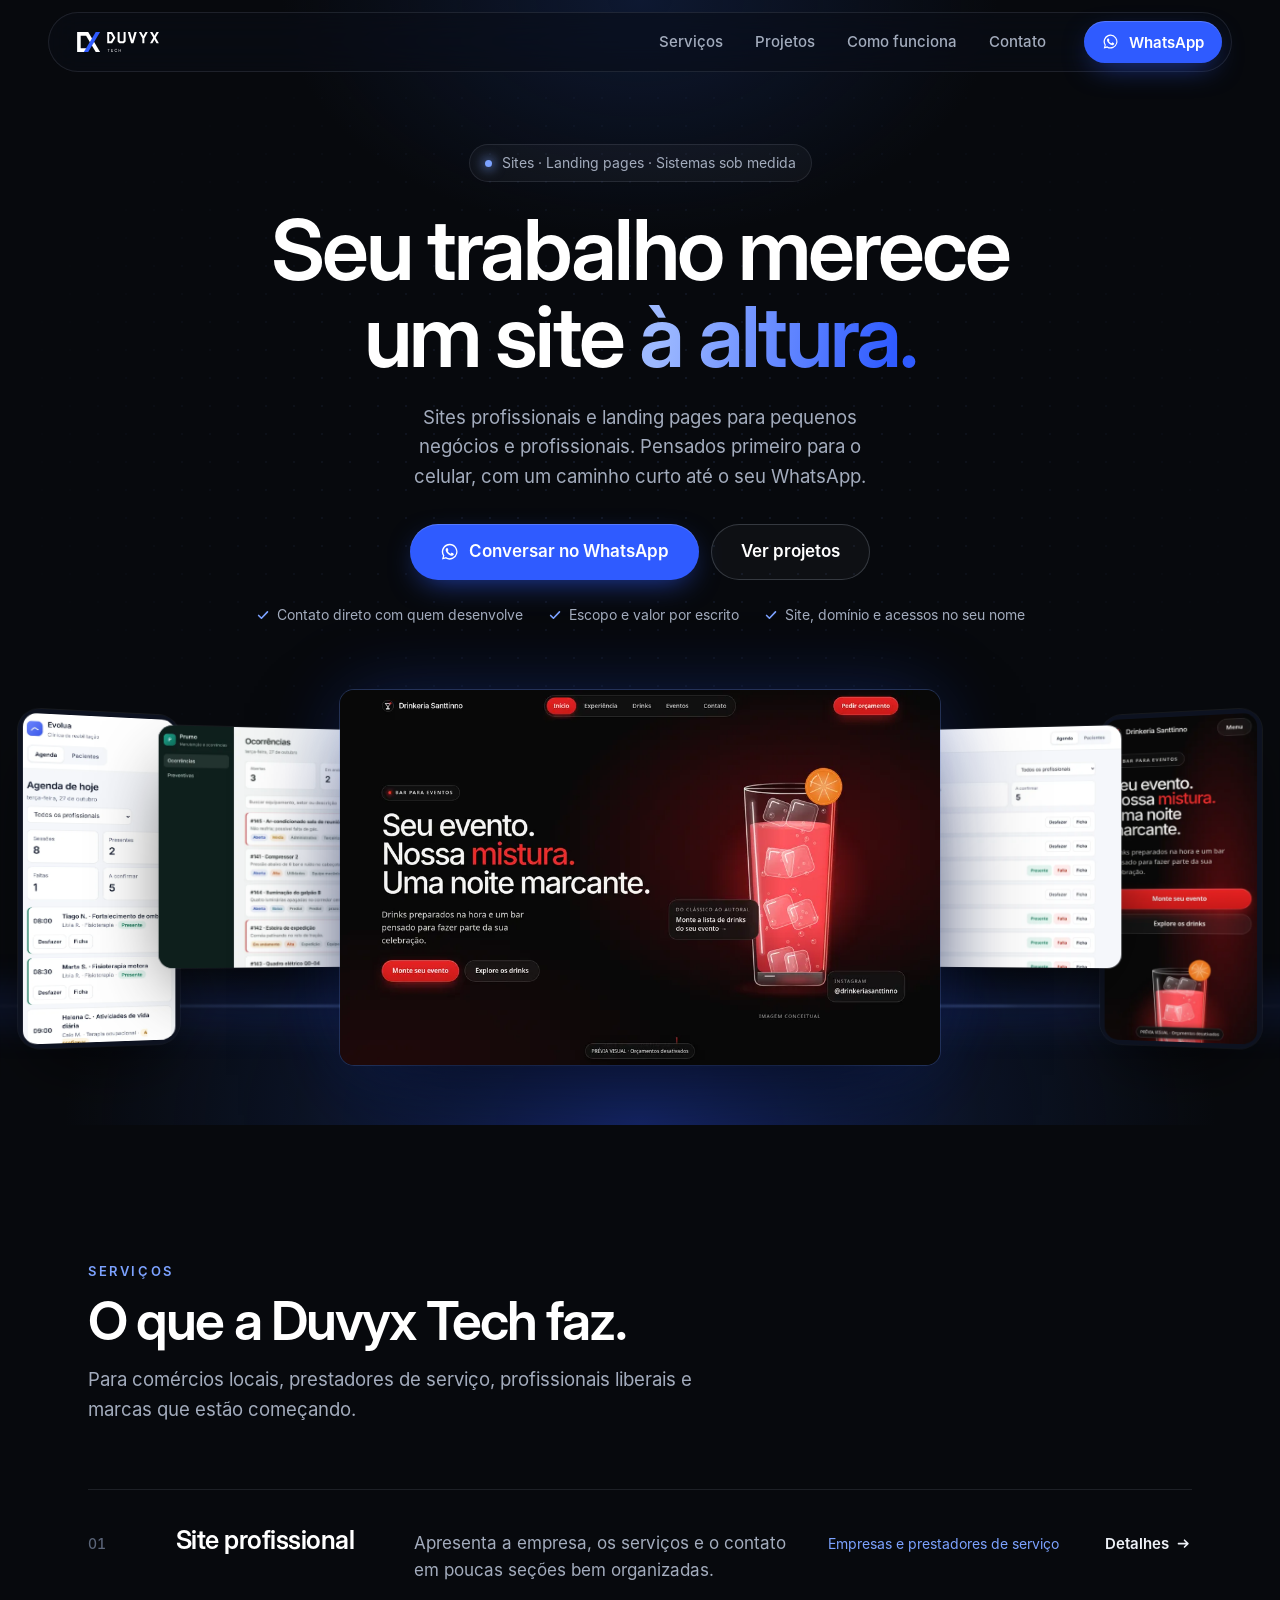
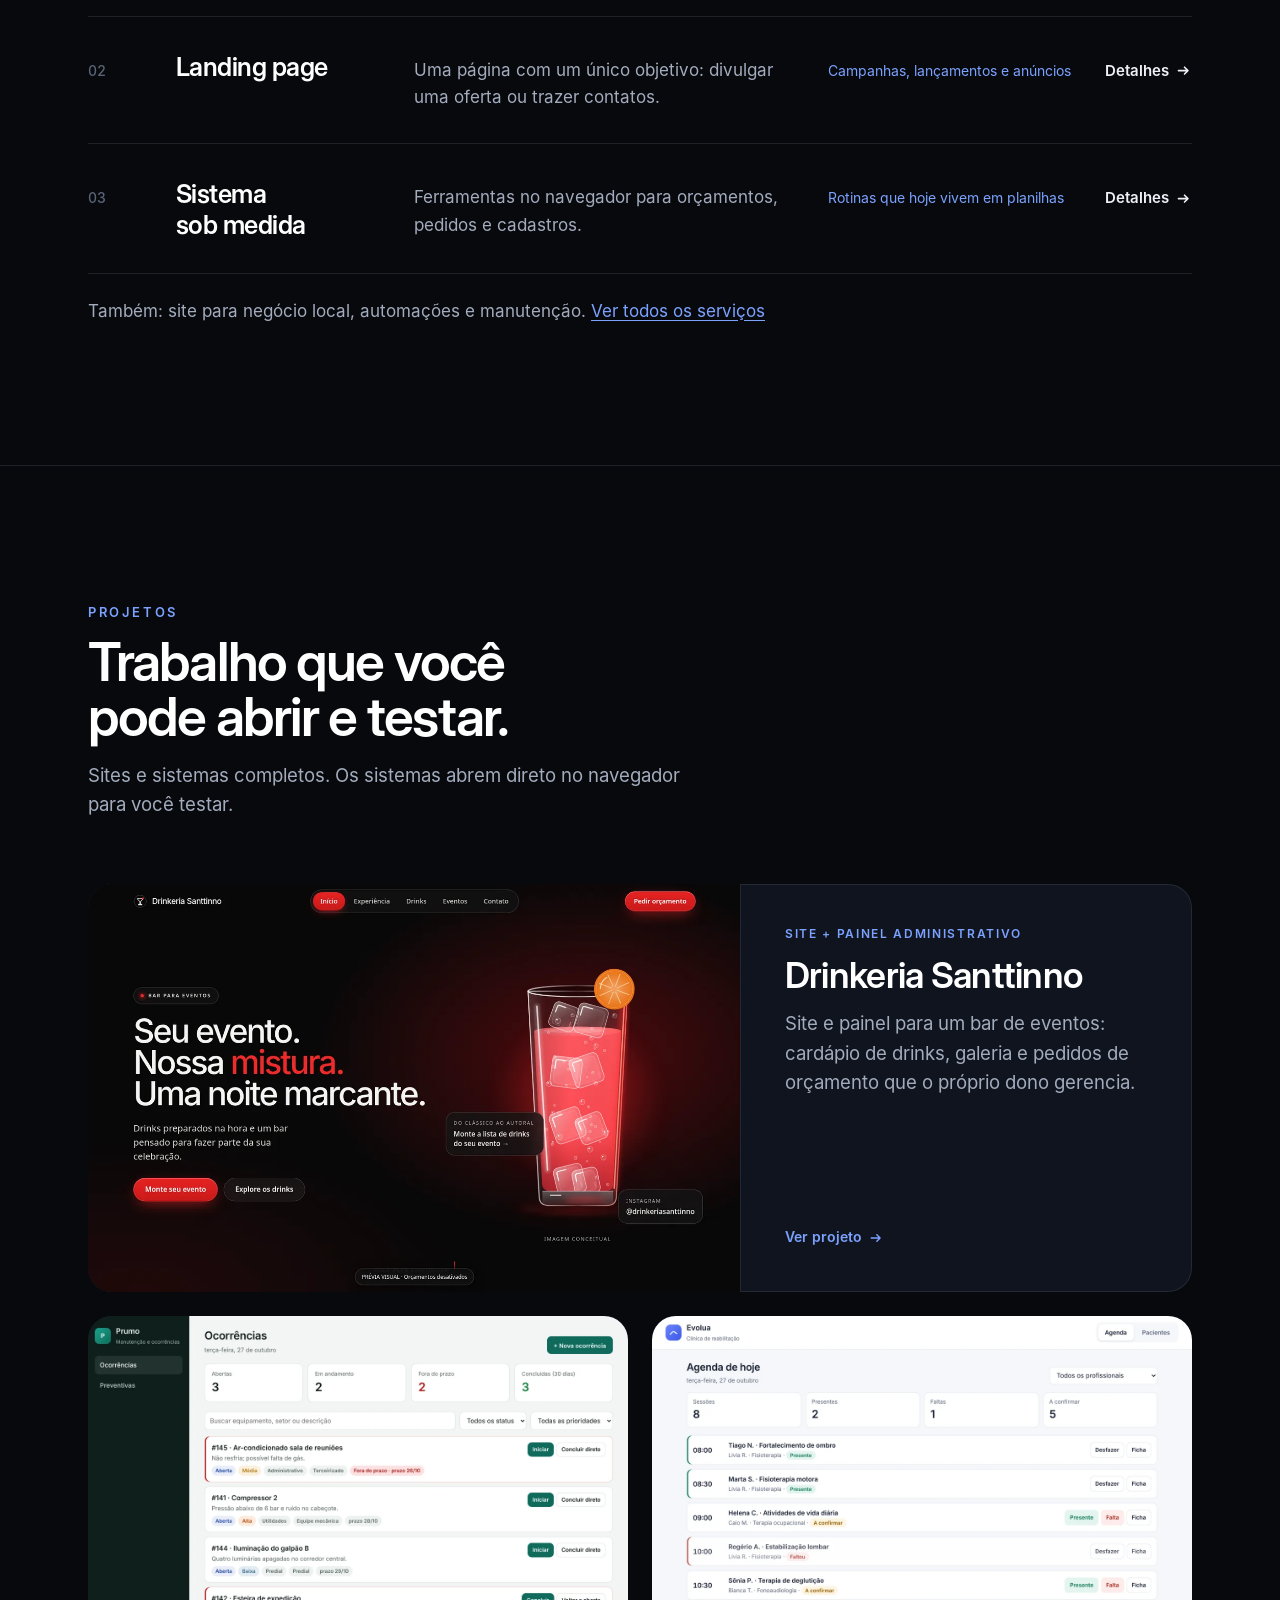
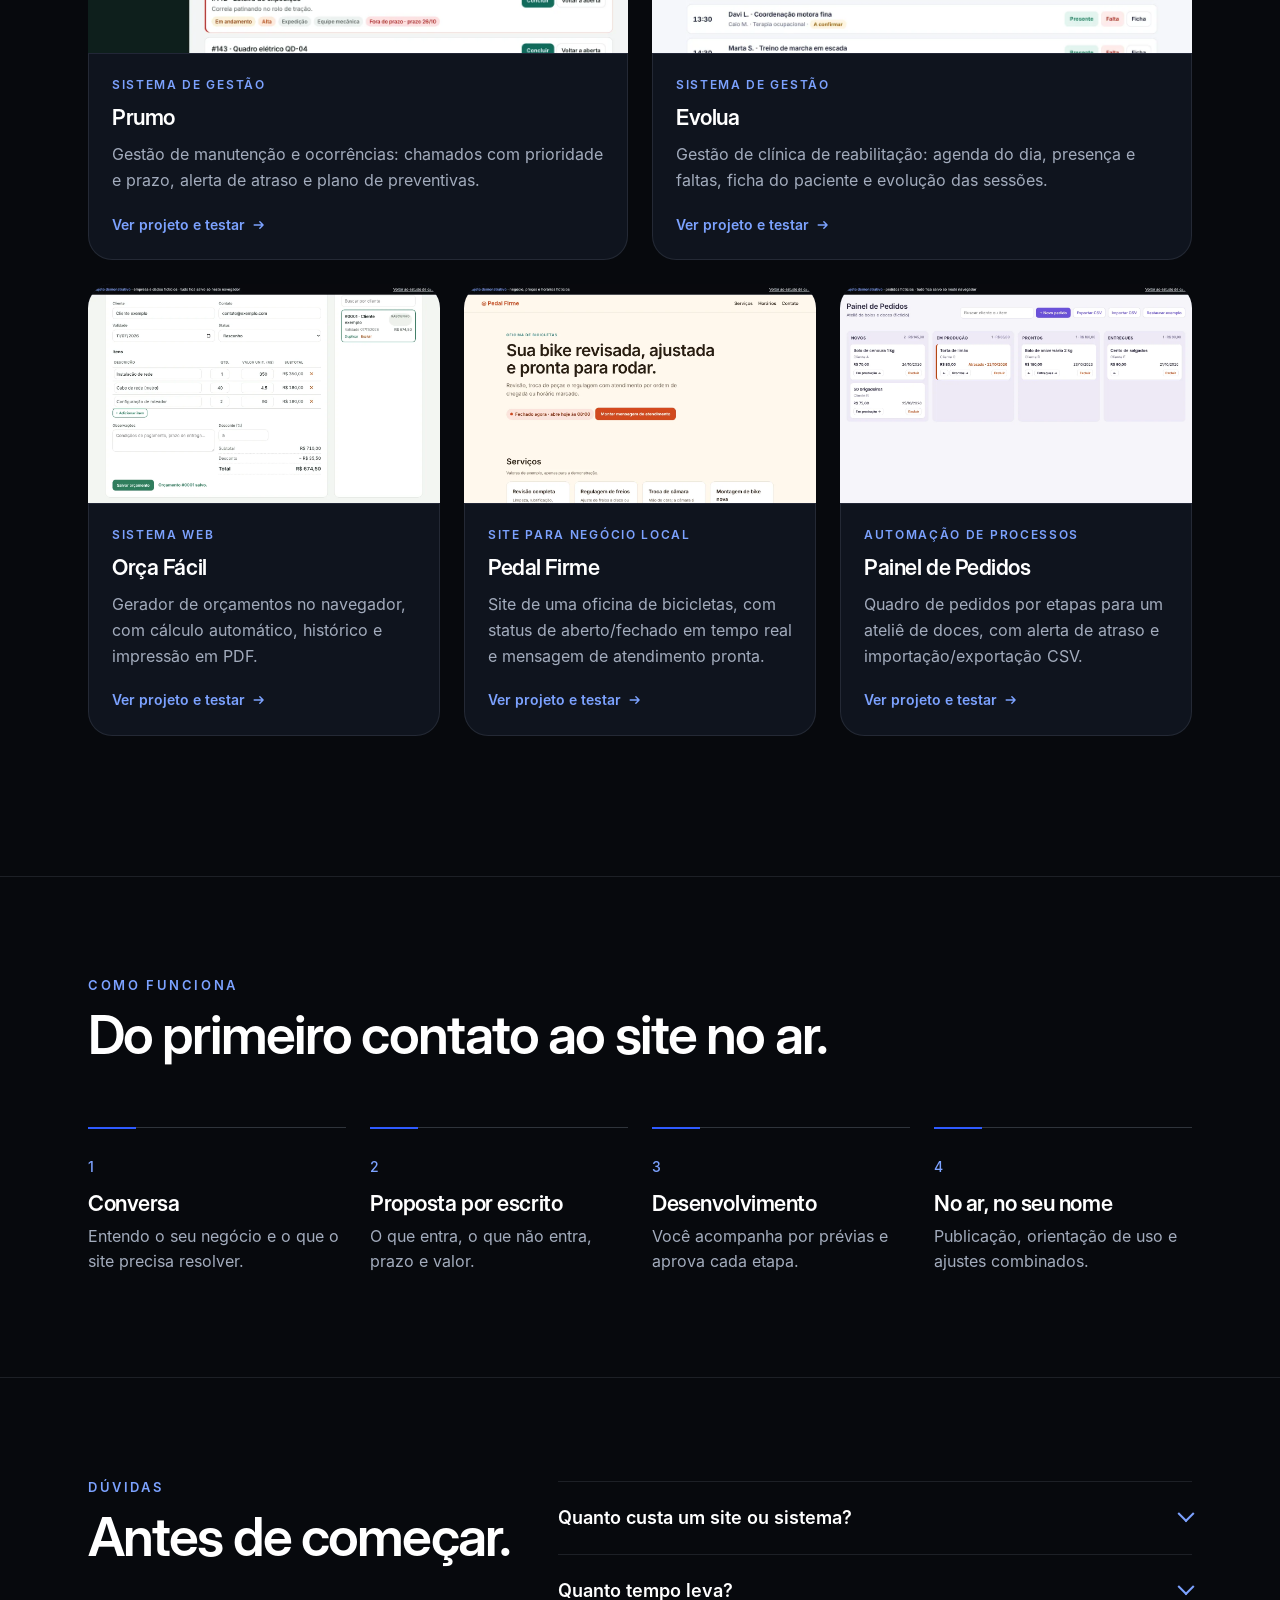
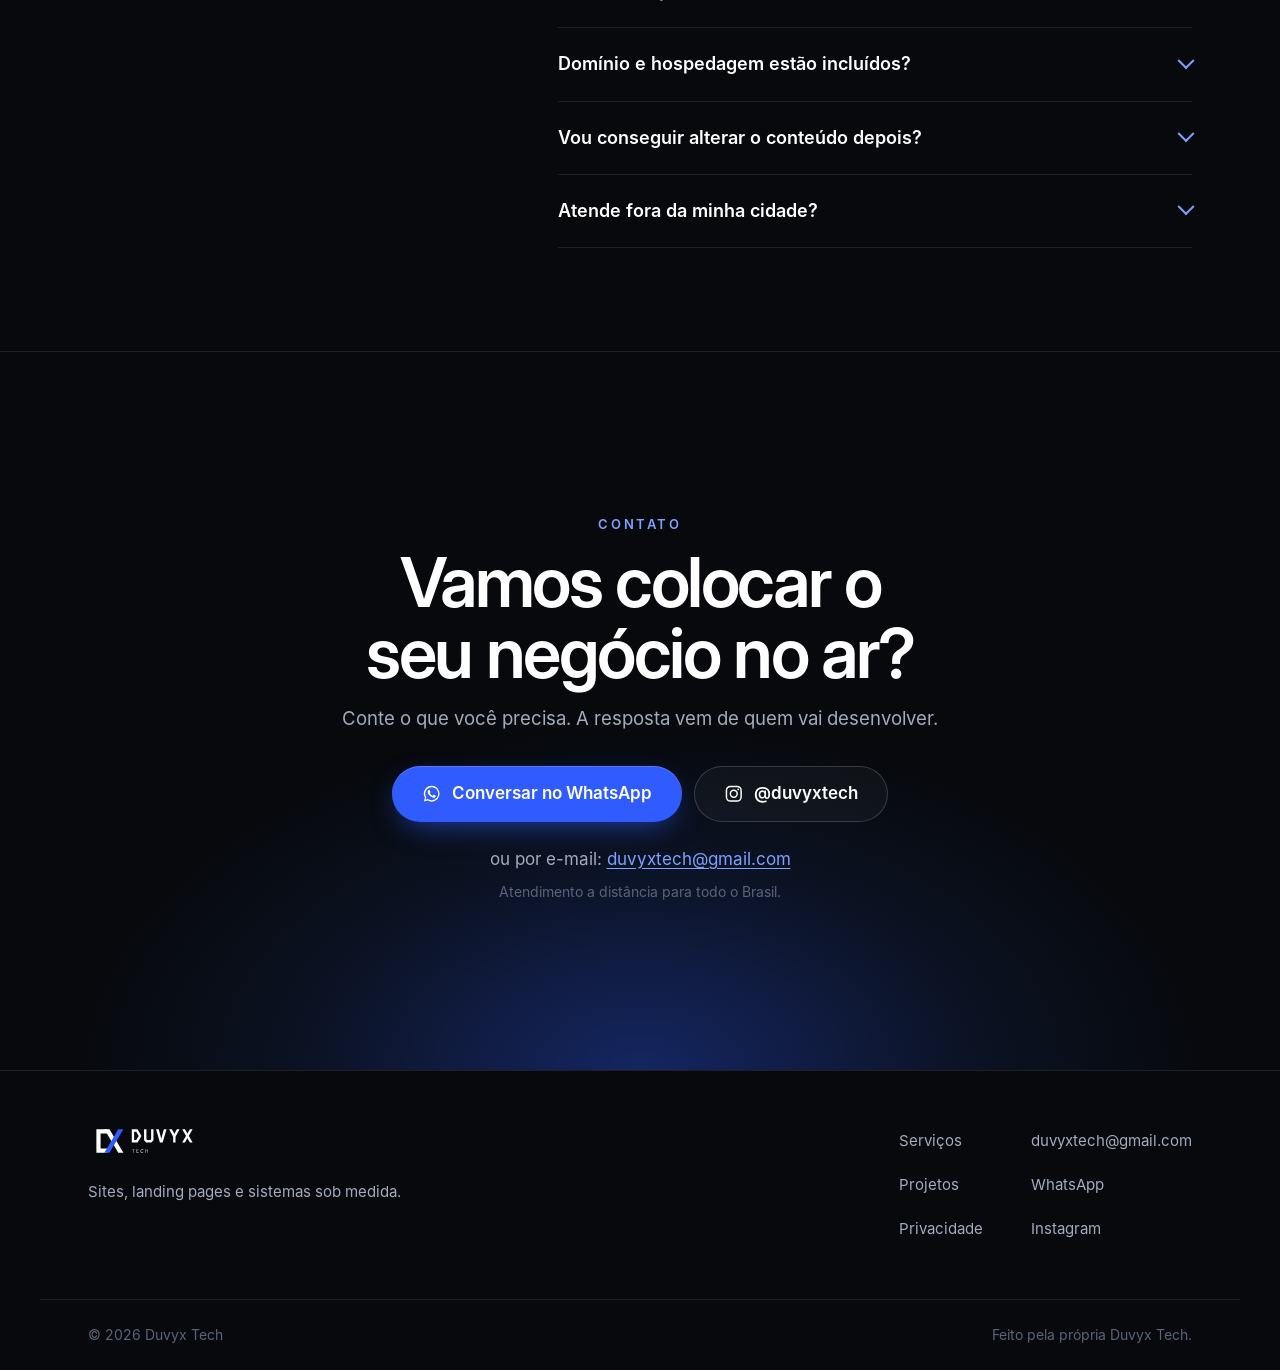
<file: index.html>
<!doctype html>
<html lang="pt-BR">
<head>
<meta charset="utf-8">
<meta name="viewport" content="width=device-width,initial-scale=1,viewport-fit=cover">
<meta name="format-detection" content="telephone=no">
<title>Duvyx Tech — Sites, sistemas e soluções digitais sob medida</title>
<meta name="description" content="A Duvyx Tech desenvolve sites institucionais, landing pages, sistemas web e automações sob medida para pequenos negócios e profissionais.">

<link rel="canonical" href="https://duvyxtech.com.br/">
<meta property="og:type" content="website">
<meta property="og:locale" content="pt_BR">
<meta property="og:site_name" content="Duvyx Tech">
<meta property="og:title" content="Duvyx Tech — Sites, sistemas e soluções digitais sob medida">
<meta property="og:description" content="A Duvyx Tech desenvolve sites institucionais, landing pages, sistemas web e automações sob medida para pequenos negócios e profissionais.">
<meta property="og:url" content="https://duvyxtech.com.br/">
<meta property="og:image" content="https://duvyxtech.com.br/assets/img/og-duvyx.jpg"><meta property="og:image:width" content="1200"><meta property="og:image:height" content="630">
<meta name="twitter:card" content="summary_large_image">
<meta name="theme-color" content="#07090D">
<link rel="icon" href="favicon.ico" sizes="48x48">
<link rel="icon" href="assets/favicon/favicon.svg" type="image/svg+xml">
<link rel="apple-touch-icon" href="assets/favicon/apple-touch-icon.png">
<link rel="manifest" href="site.webmanifest">
<link rel="preload" href="assets/fonts/inter-400.woff" as="font" type="font/woff" crossorigin>
<link rel="preload" href="assets/fonts/inter-display-600.woff" as="font" type="font/woff" crossorigin>
<link rel="stylesheet" href="assets/css/fonts.css">
<link rel="stylesheet" href="assets/css/main.css">
<script id="duvyx-config" type="application/json">{"contato":{"email":"duvyxtech@gmail.com","whatsapp":"5582999641201","_whatsapp":"Somente números com DDI e DDD, ex.: 5582999999999. Vazio = botões de WhatsApp não aparecem.","mensagemWhatsapp":"Olá! Vim pelo site da Duvyx Tech e gostaria de conversar sobre um projeto.","cidade":"","_cidade":"Opcional, ex.: Maceió — AL. Aparece no rodapé."},"formulario":{"exibir":false,"_exibir":"false = sem formulário no site: a seção de contato mostra WhatsApp, e-mail e Instagram. true = formulário de orçamento (configure o provedor abaixo).","provedor":"","_provedor":"\"formspree\", \"web3forms\" ou \"custom\". Vazio = o formulário valida os dados mas avisa que o envio ainda não está configurado (não finge enviar).","endpoint":"","_endpoint":"formspree: https://formspree.io/f/SEU_ID · custom: URL que aceite POST JSON e responda 2xx. Para web3forms deixe vazio.","web3formsAccessKey":"","_web3forms":"Chave pública de acesso do Web3Forms (é feita para ficar no front-end)."}}</script>
<script src="assets/js/main.js" defer></script>
</head>
<body>
<a class="skip" href="#conteudo">Pular para o conteúdo</a>
<header class="site-header">
  <div class="header-bar">
    <a class="logo-link" href="index.html"><img src="assets/brand/duvyx-logo-transparente.svg" alt="Duvyx Tech — página inicial" width="200" height="71"></a>
    <nav id="site-nav" class="site-nav" aria-label="Principal">
      <ul class="nav-list">
        <li><a href="index.html#servicos">Serviços</a></li>
        <li><a href="index.html#portfolio">Projetos</a></li>
        <li><a href="index.html#processo">Como funciona</a></li>
        <li><a href="index.html#contato">Contato</a></li>
      </ul>
    </nav>
    <a class="btn btn-primary btn-sm header-cta" href="https://wa.me/5582999641201?text=Ol%C3%A1!%20Vim%20pelo%20site%20da%20Duvyx%20Tech%20e%20gostaria%20de%20conversar%20sobre%20um%20projeto." target="_blank" rel="noopener" data-cta="whatsapp"><svg class="ico" viewBox="0 0 24 24" aria-hidden="true" focusable="false"><path fill="currentColor" d="M12 2.2a9.7 9.7 0 0 0-8.3 14.8L2.4 21.6l4.7-1.2A9.7 9.7 0 1 0 12 2.2zm0 17.7c-1.5 0-3-.4-4.3-1.2l-.3-.2-2.8.7.8-2.7-.2-.3A8 8 0 1 1 12 19.9zm4.4-6c-.2-.1-1.4-.7-1.7-.8-.2-.1-.4-.1-.5.1l-.8 1c-.1.2-.3.2-.5.1a6.6 6.6 0 0 1-3.3-2.9c-.2-.4.2-.4.7-1.3.1-.2 0-.3 0-.4l-.8-1.8c-.2-.5-.4-.4-.5-.4h-.5a.9.9 0 0 0-.7.3 2.8 2.8 0 0 0-.9 2.1 4.9 4.9 0 0 0 1 2.6 11.2 11.2 0 0 0 4.3 3.8c1.6.7 2.2.7 3 .6.5-.1 1.4-.6 1.6-1.1.2-.6.2-1 .1-1.1l-.5-.3z"/></svg><span>WhatsApp</span></a>
    <button class="nav-toggle" type="button" aria-expanded="false" aria-controls="site-nav" aria-label="Abrir menu"><span></span><span></span></button>
  </div>
</header>
<main id="conteudo" tabindex="-1">

<section class="hero" aria-labelledby="hero-title">
  <div class="hero-sky" aria-hidden="true"></div>
  <div class="wrap hero-copy">
    <p class="chip" data-in="0"><span class="dot" aria-hidden="true"></span>Sites · Landing pages · Sistemas sob medida</p>
    <h1 id="hero-title" data-in="1">Seu trabalho merece um site <em>à altura.</em></h1>
    <p class="hero-lead" data-in="2">Sites profissionais e landing pages para pequenos negócios e profissionais. Pensados primeiro para o celular, com um caminho curto até o seu WhatsApp.</p>
    <div class="btn-row" data-in="3">
      <a class="btn btn-primary btn-lg" href="https://wa.me/5582999641201?text=Ol%C3%A1!%20Vim%20pelo%20site%20da%20Duvyx%20Tech%20e%20gostaria%20de%20conversar%20sobre%20um%20projeto." target="_blank" rel="noopener" data-cta="whatsapp"><svg class="ico" viewBox="0 0 24 24" aria-hidden="true" focusable="false"><path fill="currentColor" d="M12 2.2a9.7 9.7 0 0 0-8.3 14.8L2.4 21.6l4.7-1.2A9.7 9.7 0 1 0 12 2.2zm0 17.7c-1.5 0-3-.4-4.3-1.2l-.3-.2-2.8.7.8-2.7-.2-.3A8 8 0 1 1 12 19.9zm4.4-6c-.2-.1-1.4-.7-1.7-.8-.2-.1-.4-.1-.5.1l-.8 1c-.1.2-.3.2-.5.1a6.6 6.6 0 0 1-3.3-2.9c-.2-.4.2-.4.7-1.3.1-.2 0-.3 0-.4l-.8-1.8c-.2-.5-.4-.4-.5-.4h-.5a.9.9 0 0 0-.7.3 2.8 2.8 0 0 0-.9 2.1 4.9 4.9 0 0 0 1 2.6 11.2 11.2 0 0 0 4.3 3.8c1.6.7 2.2.7 3 .6.5-.1 1.4-.6 1.6-1.1.2-.6.2-1 .1-1.1l-.5-.3z"/></svg><span>Conversar no WhatsApp</span></a>
      <a class="btn btn-ghost btn-lg" href="#portfolio">Ver projetos</a>
    </div>
    <ul class="assurances" data-in="4"><li><svg class="ico" viewBox="0 0 20 20" aria-hidden="true" focusable="false"><path d="M4.5 10.5l3.5 3.5 7.5-8" fill="none" stroke="currentColor" stroke-width="2" stroke-linecap="round" stroke-linejoin="round"/></svg>Contato direto com quem desenvolve</li><li><svg class="ico" viewBox="0 0 20 20" aria-hidden="true" focusable="false"><path d="M4.5 10.5l3.5 3.5 7.5-8" fill="none" stroke="currentColor" stroke-width="2" stroke-linecap="round" stroke-linejoin="round"/></svg>Escopo e valor por escrito</li><li><svg class="ico" viewBox="0 0 20 20" aria-hidden="true" focusable="false"><path d="M4.5 10.5l3.5 3.5 7.5-8" fill="none" stroke="currentColor" stroke-width="2" stroke-linecap="round" stroke-linejoin="round"/></svg>Site, domínio e acessos no seu nome</li></ul>
  </div>
  <div class="stage" aria-label="Telas de projetos da Duvyx Tech" role="img">
    <div class="arc">
      <figure class="screen mob" style="--i:-2" aria-hidden="true"><img src="assets/img/telas/evolua-mobile.webp" alt="" width="585" height="1266" loading="lazy" decoding="async"></figure>
      <figure class="screen desk" style="--i:-1" aria-hidden="true"><img src="assets/img/telas/prumo.webp" alt="" width="960" height="600" loading="lazy" decoding="async"></figure>
      <figure class="screen desk is-hero" style="--i:0" aria-hidden="true"><img src="assets/img/telas/drinkeria-desktop.webp" alt="" width="960" height="600" fetchpriority="high" decoding="async"></figure>
      <figure class="screen desk" style="--i:1" aria-hidden="true"><img src="assets/img/telas/evolua.webp" alt="" width="960" height="600" loading="lazy" decoding="async"></figure>
      <figure class="screen mob" style="--i:2" aria-hidden="true"><img src="assets/img/telas/drinkeria-mobile.webp" alt="" width="390" height="844" loading="lazy" decoding="async"></figure>
    </div>
  </div>
</section>

<section class="section" id="servicos" aria-labelledby="serv-title">
  <div class="wrap">
    <header class="section-head" data-reveal>
      <p class="eyebrow">Serviços</p>
      <h2 id="serv-title">O que a Duvyx Tech faz.</h2>
      <p class="section-sub">Para comércios locais, prestadores de serviço, profissionais liberais e marcas que estão começando.</p>
    </header>
    <ol class="offer">
      <li class="offer-row" data-reveal>
        <span class="offer-n" aria-hidden="true">01</span>
        <h3>Site profissional</h3>
        <p>Apresenta a empresa, os serviços e o contato em poucas seções bem organizadas.</p>
        <p class="offer-for"><span class="sr-only">Indicado para: </span>Empresas e prestadores de serviço</p>
        <a class="offer-link" href="servicos.html#site-institucional" aria-label="Detalhes de Site profissional">Detalhes <svg class="ico" viewBox="0 0 20 20" aria-hidden="true" focusable="false"><path d="M4 10h11m-4-4 4 4-4 4" fill="none" stroke="currentColor" stroke-width="1.8" stroke-linecap="round" stroke-linejoin="round"/></svg></a>
      </li>
      <li class="offer-row" data-reveal>
        <span class="offer-n" aria-hidden="true">02</span>
        <h3>Landing page</h3>
        <p>Uma página com um único objetivo: divulgar uma oferta ou trazer contatos.</p>
        <p class="offer-for"><span class="sr-only">Indicado para: </span>Campanhas, lançamentos e anúncios</p>
        <a class="offer-link" href="servicos.html#landing-page" aria-label="Detalhes de Landing page">Detalhes <svg class="ico" viewBox="0 0 20 20" aria-hidden="true" focusable="false"><path d="M4 10h11m-4-4 4 4-4 4" fill="none" stroke="currentColor" stroke-width="1.8" stroke-linecap="round" stroke-linejoin="round"/></svg></a>
      </li>
      <li class="offer-row" data-reveal>
        <span class="offer-n" aria-hidden="true">03</span>
        <h3>Sistema sob medida</h3>
        <p>Ferramentas no navegador para orçamentos, pedidos e cadastros.</p>
        <p class="offer-for"><span class="sr-only">Indicado para: </span>Rotinas que hoje vivem em planilhas</p>
        <a class="offer-link" href="servicos.html#sistema-web" aria-label="Detalhes de Sistema sob medida">Detalhes <svg class="ico" viewBox="0 0 20 20" aria-hidden="true" focusable="false"><path d="M4 10h11m-4-4 4 4-4 4" fill="none" stroke="currentColor" stroke-width="1.8" stroke-linecap="round" stroke-linejoin="round"/></svg></a>
      </li>
    </ol>
    <p class="offer-more" data-reveal>Também: site para negócio local, automações e manutenção. <a href="servicos.html">Ver todos os serviços</a></p>
  </div>
</section>

<section class="section" id="portfolio" aria-labelledby="port-title">
  <div class="wrap">
    <header class="section-head" data-reveal>
      <p class="eyebrow">Projetos</p>
      <h2 id="port-title">Trabalho que você pode abrir e testar.</h2>
      <p class="section-sub">Sites e sistemas completos. Os sistemas abrem direto no navegador para você testar.</p>
    </header>
    <div class="bento">
<article class="project project-big" data-reveal>
  <a class="project-link" href="portfolio/drinkeria-santtinno.html">
    <figure class="project-shot"><img src="assets/img/portfolio/drinkeria-santtinno.webp" alt="Tela do projeto Drinkeria Santtinno" width="1280" height="800" loading="lazy" decoding="async"></figure>
    <div class="project-body">
      <span class="kicker">Site + painel administrativo</span>
      <h3>Drinkeria Santtinno</h3>
      <p>Site e painel para um bar de eventos: cardápio de drinks, galeria e pedidos de orçamento que o próprio dono gerencia.</p>
      <span class="more">Ver projeto <svg class="ico" viewBox="0 0 20 20" aria-hidden="true" focusable="false"><path d="M4 10h11m-4-4 4 4-4 4" fill="none" stroke="currentColor" stroke-width="1.8" stroke-linecap="round" stroke-linejoin="round"/></svg></span>
    </div>
  </a>
</article>
<article class="project project-m" data-reveal>
  <a class="project-link" href="portfolio/prumo.html">
    <figure class="project-shot"><img src="assets/img/portfolio/prumo.webp" alt="Tela do projeto Prumo" width="1280" height="800" loading="lazy" decoding="async"></figure>
    <div class="project-body">
      <span class="kicker">Sistema de gestão</span>
      <h3>Prumo</h3>
      <p>Gestão de manutenção e ocorrências: chamados com prioridade e prazo, alerta de atraso e plano de preventivas.</p>
      <span class="more">Ver projeto e testar <svg class="ico" viewBox="0 0 20 20" aria-hidden="true" focusable="false"><path d="M4 10h11m-4-4 4 4-4 4" fill="none" stroke="currentColor" stroke-width="1.8" stroke-linecap="round" stroke-linejoin="round"/></svg></span>
    </div>
  </a>
</article>
<article class="project project-m" data-reveal>
  <a class="project-link" href="portfolio/evolua.html">
    <figure class="project-shot"><img src="assets/img/portfolio/evolua.webp" alt="Tela do projeto Evolua" width="1280" height="800" loading="lazy" decoding="async"></figure>
    <div class="project-body">
      <span class="kicker">Sistema de gestão</span>
      <h3>Evolua</h3>
      <p>Gestão de clínica de reabilitação: agenda do dia, presença e faltas, ficha do paciente e evolução das sessões.</p>
      <span class="more">Ver projeto e testar <svg class="ico" viewBox="0 0 20 20" aria-hidden="true" focusable="false"><path d="M4 10h11m-4-4 4 4-4 4" fill="none" stroke="currentColor" stroke-width="1.8" stroke-linecap="round" stroke-linejoin="round"/></svg></span>
    </div>
  </a>
</article>
<article class="project project-s" data-reveal>
  <a class="project-link" href="portfolio/orca-facil.html">
    <figure class="project-shot"><img src="assets/img/portfolio/orca-facil.webp" alt="Tela do projeto Orça Fácil" width="1280" height="800" loading="lazy" decoding="async"></figure>
    <div class="project-body">
      <span class="kicker">Sistema web</span>
      <h3>Orça Fácil</h3>
      <p>Gerador de orçamentos no navegador, com cálculo automático, histórico e impressão em PDF.</p>
      <span class="more">Ver projeto e testar <svg class="ico" viewBox="0 0 20 20" aria-hidden="true" focusable="false"><path d="M4 10h11m-4-4 4 4-4 4" fill="none" stroke="currentColor" stroke-width="1.8" stroke-linecap="round" stroke-linejoin="round"/></svg></span>
    </div>
  </a>
</article>
<article class="project project-s" data-reveal>
  <a class="project-link" href="portfolio/pedal-firme.html">
    <figure class="project-shot"><img src="assets/img/portfolio/pedal-firme.webp" alt="Tela do projeto Pedal Firme" width="1280" height="800" loading="lazy" decoding="async"></figure>
    <div class="project-body">
      <span class="kicker">Site para negócio local</span>
      <h3>Pedal Firme</h3>
      <p>Site de uma oficina de bicicletas, com status de aberto/fechado em tempo real e mensagem de atendimento pronta.</p>
      <span class="more">Ver projeto e testar <svg class="ico" viewBox="0 0 20 20" aria-hidden="true" focusable="false"><path d="M4 10h11m-4-4 4 4-4 4" fill="none" stroke="currentColor" stroke-width="1.8" stroke-linecap="round" stroke-linejoin="round"/></svg></span>
    </div>
  </a>
</article>
<article class="project project-s" data-reveal>
  <a class="project-link" href="portfolio/painel-pedidos.html">
    <figure class="project-shot"><img src="assets/img/portfolio/painel-pedidos.webp" alt="Tela do projeto Painel de Pedidos" width="1280" height="800" loading="lazy" decoding="async"></figure>
    <div class="project-body">
      <span class="kicker">Automação de processos</span>
      <h3>Painel de Pedidos</h3>
      <p>Quadro de pedidos por etapas para um ateliê de doces, com alerta de atraso e importação/exportação CSV.</p>
      <span class="more">Ver projeto e testar <svg class="ico" viewBox="0 0 20 20" aria-hidden="true" focusable="false"><path d="M4 10h11m-4-4 4 4-4 4" fill="none" stroke="currentColor" stroke-width="1.8" stroke-linecap="round" stroke-linejoin="round"/></svg></span>
    </div>
  </a>
</article></div>
  </div>
</section>

<section class="section section-tight" id="processo" aria-labelledby="proc-title">
  <div class="wrap">
    <header class="section-head" data-reveal><p class="eyebrow">Como funciona</p><h2 id="proc-title">Do primeiro contato ao site no ar.</h2></header>
    <ol class="steps"><li data-reveal><span class="step-n" aria-hidden="true">1</span><h3>Conversa</h3><p>Entendo o seu negócio e o que o site precisa resolver.</p></li><li data-reveal><span class="step-n" aria-hidden="true">2</span><h3>Proposta por escrito</h3><p>O que entra, o que não entra, prazo e valor.</p></li><li data-reveal><span class="step-n" aria-hidden="true">3</span><h3>Desenvolvimento</h3><p>Você acompanha por prévias e aprova cada etapa.</p></li><li data-reveal><span class="step-n" aria-hidden="true">4</span><h3>No ar, no seu nome</h3><p>Publicação, orientação de uso e ajustes combinados.</p></li></ol>
  </div>
</section>

<section class="section section-tight" id="faq" aria-labelledby="faq-title">
  <div class="wrap faq-grid">
    <header class="section-head" data-reveal><p class="eyebrow">Dúvidas</p><h2 id="faq-title">Antes de começar.</h2></header>
    <div class="faq" data-reveal><details><summary>Quanto custa um site ou sistema?</summary><p>Depende do escopo: número de páginas, funcionalidades, integrações e prazo. Depois de entender o projeto, você recebe uma proposta por escrito com valor fechado ou por etapas.</p></details><details><summary>Quanto tempo leva?</summary><p>Landing pages e sites para negócios locais costumam levar de 1 a 2 semanas após o recebimento do conteúdo. Sites institucionais, de 2 a 4 semanas. Sistemas são estimados após o levantamento de requisitos.</p></details><details><summary>Domínio e hospedagem estão incluídos?</summary><p>Não. Eles ficam no seu nome, para que você seja o dono. A Duvyx Tech orienta a contratação e faz a configuração. Muitos sites simples podem ser hospedados em planos gratuitos.</p></details><details><summary>Vou conseguir alterar o conteúdo depois?</summary><p>Sim. Você pode contratar um plano de manutenção para alterações, ou receber orientação para fazer ajustes simples por conta própria, conforme combinado na proposta.</p></details><details><summary>Atende fora da minha cidade?</summary><p>Sim. Todo o atendimento pode ser feito a distância, por mensagens e videochamada.</p></details></div>
  </div>
</section>

<section class="section contact" id="contato" aria-labelledby="cta-title">
  <div class="contact-sky" aria-hidden="true"></div>
  <div class="wrap contact-inner" data-reveal>
    <p class="eyebrow">Contato</p>
    <h2 id="cta-title">Vamos colocar o seu negócio no ar?</h2>
    <p class="section-sub">Conte o que você precisa. A resposta vem de quem vai desenvolver.</p>
    <div class="contact-actions">
      <a class="btn btn-primary btn-lg" href="https://wa.me/5582999641201?text=Ol%C3%A1!%20Vim%20pelo%20site%20da%20Duvyx%20Tech%20e%20gostaria%20de%20conversar%20sobre%20um%20projeto." target="_blank" rel="noopener" data-cta="whatsapp"><svg class="ico" viewBox="0 0 24 24" aria-hidden="true" focusable="false"><path fill="currentColor" d="M12 2.2a9.7 9.7 0 0 0-8.3 14.8L2.4 21.6l4.7-1.2A9.7 9.7 0 1 0 12 2.2zm0 17.7c-1.5 0-3-.4-4.3-1.2l-.3-.2-2.8.7.8-2.7-.2-.3A8 8 0 1 1 12 19.9zm4.4-6c-.2-.1-1.4-.7-1.7-.8-.2-.1-.4-.1-.5.1l-.8 1c-.1.2-.3.2-.5.1a6.6 6.6 0 0 1-3.3-2.9c-.2-.4.2-.4.7-1.3.1-.2 0-.3 0-.4l-.8-1.8c-.2-.5-.4-.4-.5-.4h-.5a.9.9 0 0 0-.7.3 2.8 2.8 0 0 0-.9 2.1 4.9 4.9 0 0 0 1 2.6 11.2 11.2 0 0 0 4.3 3.8c1.6.7 2.2.7 3 .6.5-.1 1.4-.6 1.6-1.1.2-.6.2-1 .1-1.1l-.5-.3z"/></svg><span>Conversar no WhatsApp</span></a>
      <a class="btn btn-ghost btn-lg" href="https://www.instagram.com/duvyxtech/" target="_blank" rel="noopener"><svg class="ico" viewBox="0 0 24 24" aria-hidden="true" focusable="false"><rect x="3" y="3" width="18" height="18" rx="5" fill="none" stroke="currentColor" stroke-width="1.8"/><circle cx="12" cy="12" r="4.2" fill="none" stroke="currentColor" stroke-width="1.8"/><circle cx="17.4" cy="6.6" r="1.1" fill="currentColor"/></svg><span>@duvyxtech</span></a>
    </div>
    <p class="contact-mail">ou por e-mail: <a href="mailto:duvyxtech@gmail.com">duvyxtech@gmail.com</a></p>
    <p class="contact-note">Atendimento a distância para todo o Brasil.</p>
    
  </div>
</section>
</main>
<footer class="site-footer">
  <div class="wrap footer-inner">
    <div class="footer-brand">
      <a class="footer-logo" href="index.html"><img src="assets/brand/duvyx-logo-transparente.svg" alt="Duvyx Tech" width="180" height="64"></a>
      <p>Sites, landing pages e sistemas sob medida.</p>
    </div>
    <nav class="footer-links" aria-label="Rodapé">
      <ul>
        <li><a href="servicos.html">Serviços</a></li>
        <li><a href="index.html#portfolio">Projetos</a></li>
        <li><a href="privacidade.html">Privacidade</a></li>
      </ul>
      <ul><li><a href="mailto:duvyxtech@gmail.com">duvyxtech@gmail.com</a></li><li><a href="https://wa.me/5582999641201?text=Ol%C3%A1!%20Vim%20pelo%20site%20da%20Duvyx%20Tech%20e%20gostaria%20de%20conversar%20sobre%20um%20projeto." target="_blank" rel="noopener">WhatsApp</a></li><li><a href="https://www.instagram.com/duvyxtech/" target="_blank" rel="noopener">Instagram</a></li></ul>
    </nav>
  </div>
  <div class="wrap footer-bottom"><span>© <span data-year>2026</span> Duvyx Tech</span><span>Feito pela própria Duvyx Tech.</span></div>
</footer>
<div class="dock" data-dock hidden>
  <a class="btn btn-primary dock-main" href="https://wa.me/5582999641201?text=Ol%C3%A1!%20Vim%20pelo%20site%20da%20Duvyx%20Tech%20e%20gostaria%20de%20conversar%20sobre%20um%20projeto." target="_blank" rel="noopener" data-cta="whatsapp"><svg class="ico" viewBox="0 0 24 24" aria-hidden="true" focusable="false"><path fill="currentColor" d="M12 2.2a9.7 9.7 0 0 0-8.3 14.8L2.4 21.6l4.7-1.2A9.7 9.7 0 1 0 12 2.2zm0 17.7c-1.5 0-3-.4-4.3-1.2l-.3-.2-2.8.7.8-2.7-.2-.3A8 8 0 1 1 12 19.9zm4.4-6c-.2-.1-1.4-.7-1.7-.8-.2-.1-.4-.1-.5.1l-.8 1c-.1.2-.3.2-.5.1a6.6 6.6 0 0 1-3.3-2.9c-.2-.4.2-.4.7-1.3.1-.2 0-.3 0-.4l-.8-1.8c-.2-.5-.4-.4-.5-.4h-.5a.9.9 0 0 0-.7.3 2.8 2.8 0 0 0-.9 2.1 4.9 4.9 0 0 0 1 2.6 11.2 11.2 0 0 0 4.3 3.8c1.6.7 2.2.7 3 .6.5-.1 1.4-.6 1.6-1.1.2-.6.2-1 .1-1.1l-.5-.3z"/></svg><span>Conversar no WhatsApp</span></a>
  <a class="btn btn-ghost dock-ig" href="https://www.instagram.com/duvyxtech/" target="_blank" rel="noopener" aria-label="Instagram da Duvyx Tech"><svg class="ico" viewBox="0 0 24 24" aria-hidden="true" focusable="false"><rect x="3" y="3" width="18" height="18" rx="5" fill="none" stroke="currentColor" stroke-width="1.8"/><circle cx="12" cy="12" r="4.2" fill="none" stroke="currentColor" stroke-width="1.8"/><circle cx="17.4" cy="6.6" r="1.1" fill="currentColor"/></svg></a>
</div>
</body>
</html>
</file>
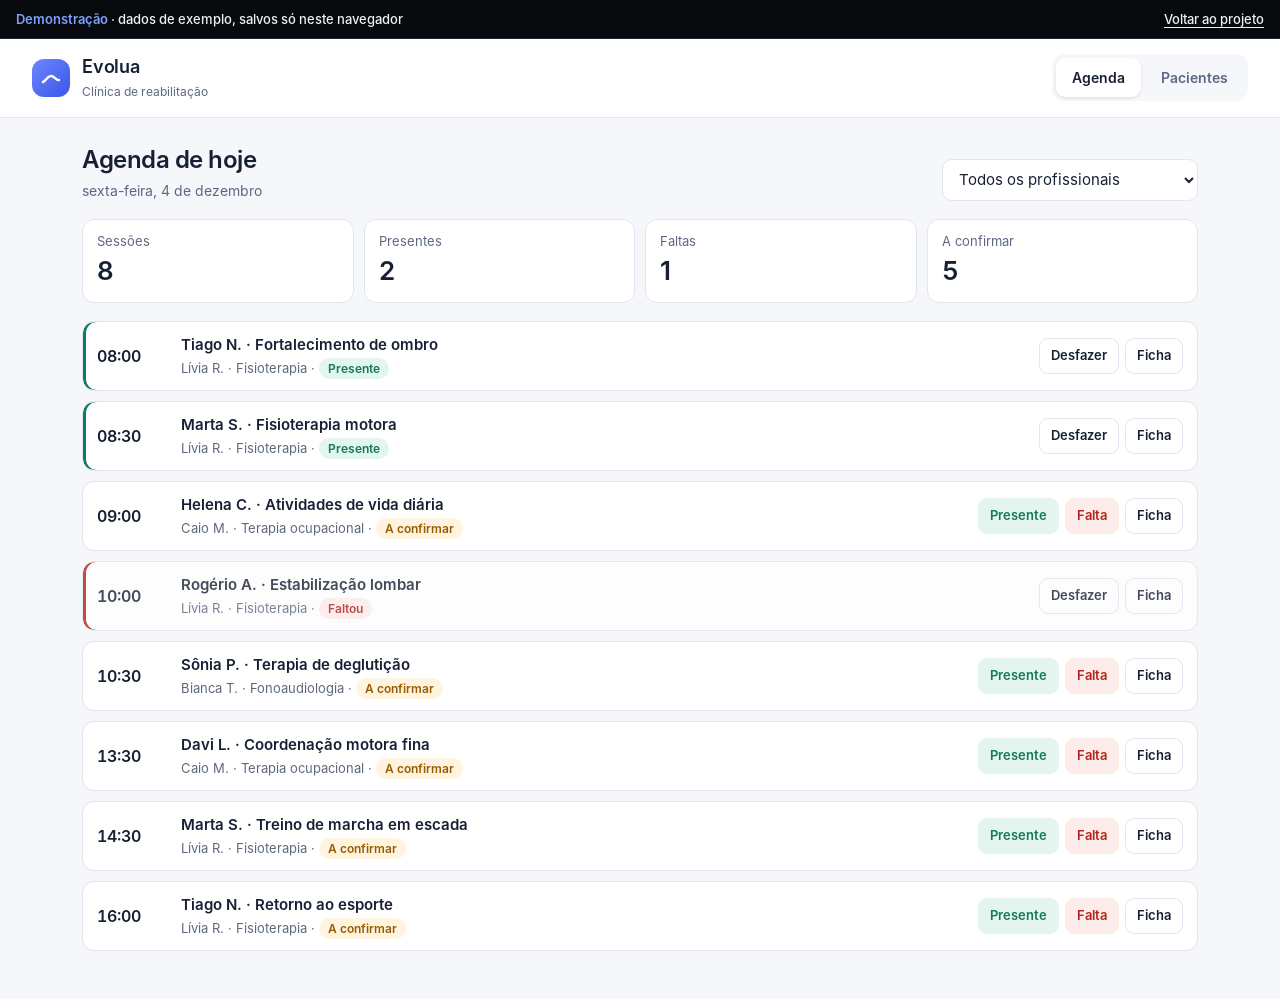
<file: demos/evolua/index.html>
<!doctype html>
<html lang="pt-BR">
<head>
<meta charset="utf-8">
<meta name="viewport" content="width=device-width,initial-scale=1,viewport-fit=cover">
<title>Evolua · Gestão de clínica de reabilitação | Duvyx Tech</title>
<meta name="description" content="Sistema de gestão para clínica de reabilitação: agenda de sessões, presença, pacientes e evolução clínica.">
<meta name="robots" content="noindex">
<link rel="icon" href="../../assets/favicon/favicon.svg" type="image/svg+xml">
<link rel="stylesheet" href="../../assets/css/fonts.css">
<link rel="stylesheet" href="../demo-bar.css">
<link rel="stylesheet" href="style.css">
</head>
<body>
<div class="demo-bar" role="note"><span><strong>Demonstração</strong> · dados de exemplo, salvos só neste navegador</span><a href="../../portfolio/evolua.html">Voltar ao projeto</a></div>
<header class="top">
  <div class="brand"><span class="logo" aria-hidden="true"><svg viewBox="0 0 24 24"><path d="M4 16c3-1 4-6 8-6s5 5 8 4" fill="none" stroke="#fff" stroke-width="2.4" stroke-linecap="round"/></svg></span><div><strong>Evolua</strong><small>Clínica de reabilitação</small></div></div>
  <nav class="tabs" aria-label="Seções"><button type="button" class="tab" data-tab="agenda" aria-pressed="true">Agenda</button><button type="button" class="tab" data-tab="pacientes" aria-pressed="false">Pacientes</button></nav>
</header>
<main class="main">
  <section id="v-agenda">
    <div class="head"><div><h1>Agenda de hoje</h1><p class="sub" id="hoje"></p></div>
      <label class="sr" for="f-prof">Profissional</label><select id="f-prof"><option value="">Todos os profissionais</option></select></div>
    <div class="stats"><div><span>Sessões</span><strong id="s-total">0</strong></div><div><span>Presentes</span><strong id="s-pres">0</strong></div><div><span>Faltas</span><strong id="s-falta">0</strong></div><div><span>A confirmar</span><strong id="s-pend">0</strong></div></div>
    <ol class="agenda" id="agenda"></ol>
  </section>
  <section id="v-pacientes" hidden>
    <div class="split">
      <div class="col-list">
        <h1>Pacientes</h1>
        <label class="sr" for="busca">Buscar paciente</label><input id="busca" type="search" placeholder="Buscar por nome">
        <ul class="pacs" id="pacs"></ul>
      </div>
      <article class="ficha" id="ficha" aria-live="polite"></article>
    </div>
  </section>
</main>
<script src="app.js"></script>
</body>
</html>
</file>
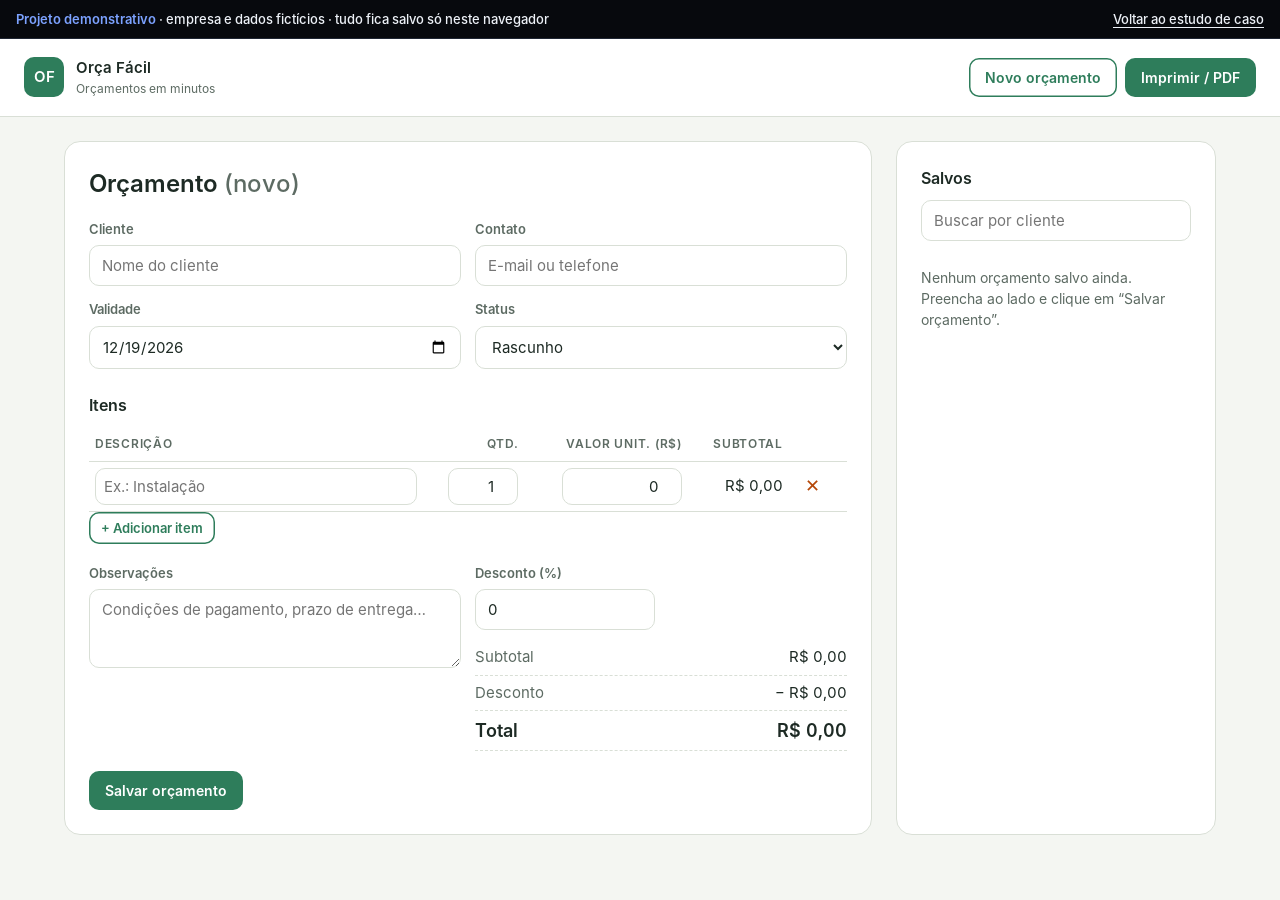
<file: demos/orca-facil/index.html>
<!doctype html>
<html lang="pt-BR">
<head>
<meta charset="utf-8">
<meta name="viewport" content="width=device-width,initial-scale=1">
<title>Orça Fácil — demonstração | Duvyx Tech</title>
<meta name="description" content="Projeto demonstrativo: gerador de orçamentos no navegador.">
<meta name="robots" content="noindex">
<link rel="icon" href="../../assets/favicon/favicon.svg" type="image/svg+xml">
<link rel="stylesheet" href="../../assets/css/fonts.css">
<link rel="stylesheet" href="../demo-bar.css">
<link rel="stylesheet" href="style.css">
</head>
<body>
<div class="demo-bar" role="note"><span><strong>Projeto demonstrativo</strong> · empresa e dados fictícios · tudo fica salvo só neste navegador</span><a href="../../portfolio/orca-facil.html">Voltar ao estudo de caso</a></div>

<header class="top">
  <div class="brand"><span class="logo" aria-hidden="true">OF</span><div><strong>Orça Fácil</strong><small>Orçamentos em minutos</small></div></div>
  <div class="top-actions">
    <button type="button" class="btn ghost" id="novo">Novo orçamento</button>
    <button type="button" class="btn" id="imprimir">Imprimir / PDF</button>
  </div>
</header>

<main class="layout">
  <section class="editor" aria-labelledby="t-editor">
    <h1 id="t-editor">Orçamento <span id="numero"></span></h1>
    <div class="grid2">
      <label>Cliente<input id="cliente" autocomplete="off" placeholder="Nome do cliente"></label>
      <label>Contato<input id="contato" autocomplete="off" placeholder="E-mail ou telefone"></label>
      <label>Validade<input id="validade" type="date"></label>
      <label>Status
        <select id="status"><option value="rascunho">Rascunho</option><option value="enviado">Enviado</option><option value="aprovado">Aprovado</option><option value="recusado">Recusado</option></select>
      </label>
    </div>

    <h2>Itens</h2>
    <div class="table-wrap">
      <table>
        <thead><tr><th scope="col">Descrição</th><th scope="col" class="n">Qtd.</th><th scope="col" class="n">Valor unit. (R$)</th><th scope="col" class="n">Subtotal</th><th scope="col"><span class="sr">Ações</span></th></tr></thead>
        <tbody id="itens"></tbody>
      </table>
    </div>
    <button type="button" class="btn ghost small" id="add-item">+ Adicionar item</button>

    <div class="grid2 bottom">
      <label>Observações<textarea id="obs" rows="3" placeholder="Condições de pagamento, prazo de entrega…"></textarea></label>
      <div class="totais">
        <label class="inline">Desconto (%)<input id="desconto" type="number" min="0" max="100" step="0.5" value="0"></label>
        <dl>
          <div><dt>Subtotal</dt><dd id="t-sub">R$ 0,00</dd></div>
          <div><dt>Desconto</dt><dd id="t-desc">R$ 0,00</dd></div>
          <div class="total"><dt>Total</dt><dd id="t-total">R$ 0,00</dd></div>
        </dl>
      </div>
    </div>
    <div class="save-row">
      <button type="button" class="btn" id="salvar">Salvar orçamento</button>
      <p id="msg" role="status" aria-live="polite"></p>
    </div>
  </section>

  <aside class="lista" aria-labelledby="t-lista">
    <div class="lista-head"><h2 id="t-lista">Salvos</h2><span id="contagem"></span></div>
    <label class="sr" for="busca">Buscar orçamento</label>
    <input id="busca" type="search" placeholder="Buscar por cliente">
    <ul id="salvos"></ul>
    <p class="vazio" id="vazio">Nenhum orçamento salvo ainda. Preencha ao lado e clique em “Salvar orçamento”.</p>
  </aside>
</main>
<script src="app.js"></script>
</body>
</html>
</file>
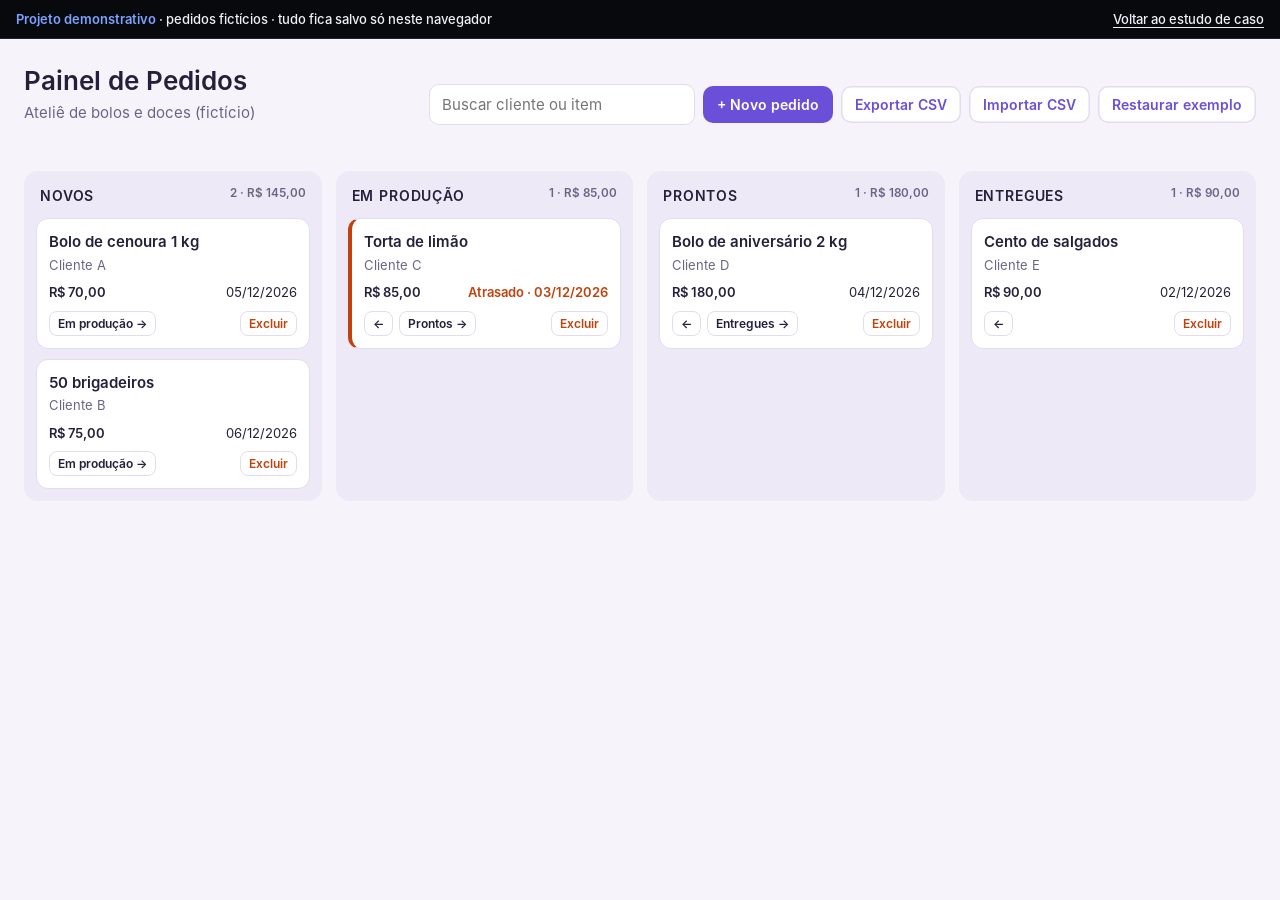
<file: demos/painel-pedidos/index.html>
<!doctype html>
<html lang="pt-BR">
<head>
<meta charset="utf-8">
<meta name="viewport" content="width=device-width,initial-scale=1">
<title>Painel de Pedidos — demonstração | Duvyx Tech</title>
<meta name="description" content="Projeto demonstrativo: controle de pedidos por etapas com exportação CSV.">
<meta name="robots" content="noindex">
<link rel="icon" href="../../assets/favicon/favicon.svg" type="image/svg+xml">
<link rel="stylesheet" href="../../assets/css/fonts.css">
<link rel="stylesheet" href="../demo-bar.css">
<link rel="stylesheet" href="style.css">
</head>
<body>
<div class="demo-bar" role="note"><span><strong>Projeto demonstrativo</strong> · pedidos fictícios · tudo fica salvo só neste navegador</span><a href="../../portfolio/painel-pedidos.html">Voltar ao estudo de caso</a></div>

<header class="top">
  <div><h1>Painel de Pedidos</h1><p class="sub">Ateliê de bolos e doces (fictício)</p></div>
  <div class="tools">
    <label class="sr" for="busca">Buscar pedidos</label>
    <input id="busca" type="search" placeholder="Buscar cliente ou item">
    <button type="button" class="btn" id="abrir-novo" aria-expanded="false" aria-controls="novo">+ Novo pedido</button>
    <button type="button" class="btn ghost" id="exportar">Exportar CSV</button>
    <label class="btn ghost file">Importar CSV<input type="file" id="importar" accept=".csv,text/csv"></label>
    <button type="button" class="btn ghost" id="exemplo">Restaurar exemplo</button>
  </div>
</header>

<form id="novo" class="novo" hidden novalidate>
  <label>Cliente<input name="cliente" required autocomplete="off"></label>
  <label>Item<input name="item" required autocomplete="off" placeholder="Ex.: Bolo de cenoura 1 kg"></label>
  <label>Valor (R$)<input name="valor" type="number" min="0" step="0.01" required></label>
  <label>Entrega<input name="entrega" type="date" required></label>
  <div class="form-actions"><button class="btn" type="submit">Adicionar</button><button class="btn ghost" type="button" id="cancelar">Cancelar</button></div>
  <p class="erro" id="erro" role="alert"></p>
</form>

<p id="msg" class="msg" role="status" aria-live="polite"></p>
<main class="board" id="board" aria-label="Quadro de pedidos"></main>
<script src="app.js"></script>
</body>
</html>
</file>
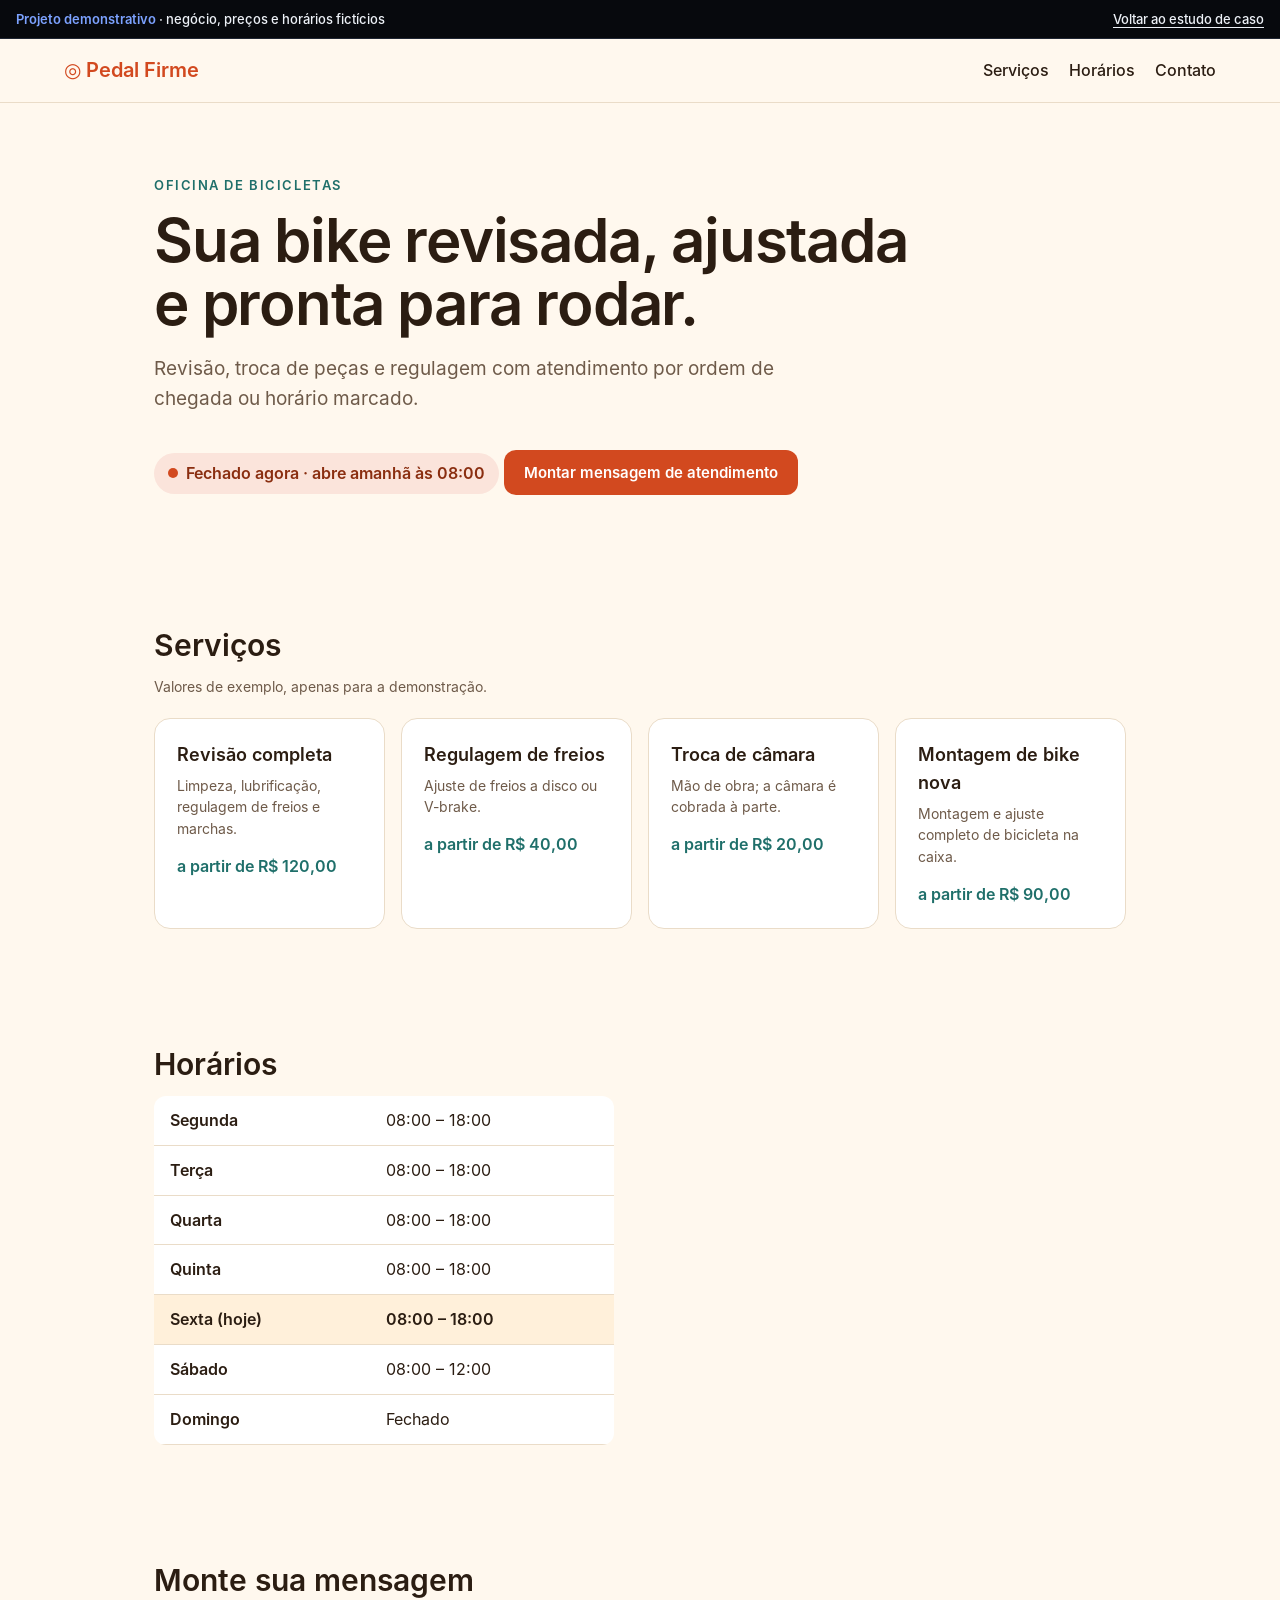
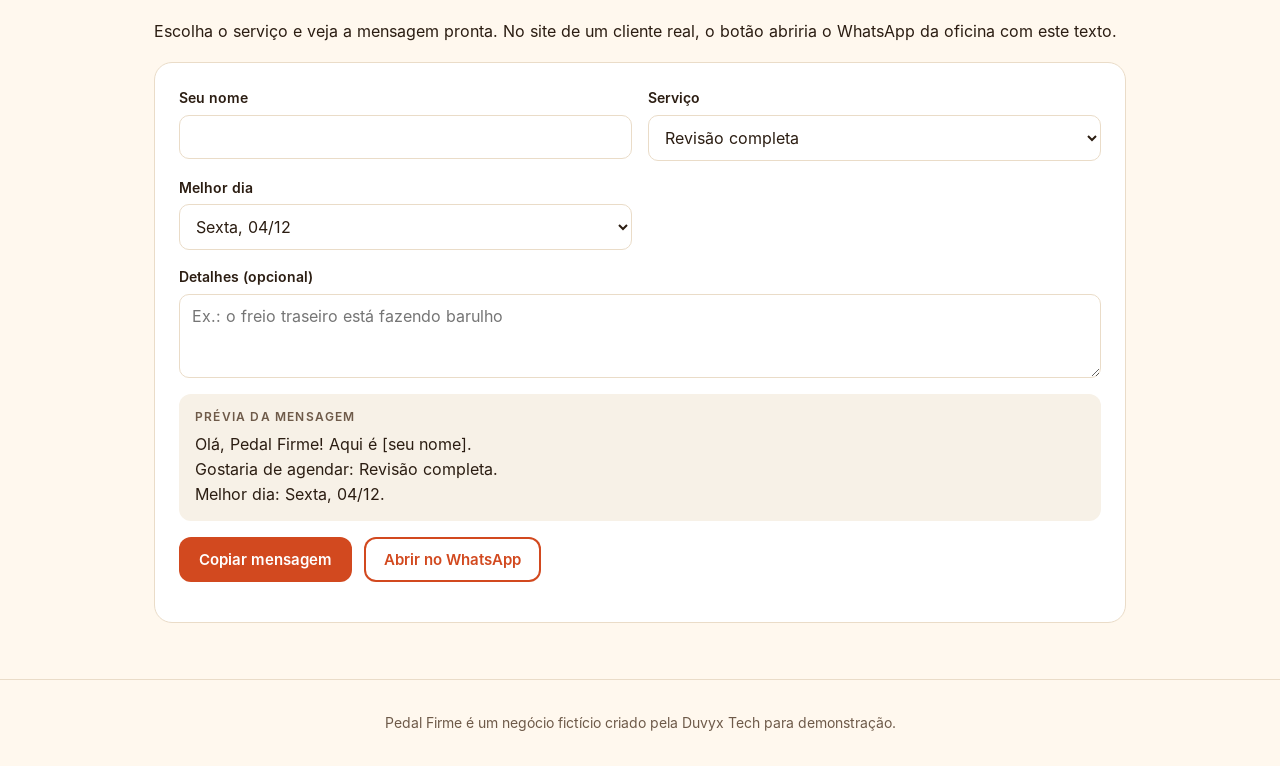
<file: demos/pedal-firme/index.html>
<!doctype html>
<html lang="pt-BR">
<head>
<meta charset="utf-8">
<meta name="viewport" content="width=device-width,initial-scale=1">
<title>Pedal Firme — demonstração de site para negócio local | Duvyx Tech</title>
<meta name="description" content="Projeto demonstrativo: site para uma oficina de bicicletas fictícia.">
<meta name="robots" content="noindex">
<link rel="icon" href="../../assets/favicon/favicon.svg" type="image/svg+xml">
<link rel="stylesheet" href="../../assets/css/fonts.css">
<link rel="stylesheet" href="../demo-bar.css">
<link rel="stylesheet" href="style.css">
</head>
<body>
<div class="demo-bar" role="note"><span><strong>Projeto demonstrativo</strong> · negócio, preços e horários fictícios</span><a href="../../portfolio/pedal-firme.html">Voltar ao estudo de caso</a></div>

<header class="nav">
  <a class="brand" href="#inicio"><span aria-hidden="true">◎</span> Pedal Firme</a>
  <nav aria-label="Seções"><a href="#servicos">Serviços</a><a href="#horarios">Horários</a><a href="#contato">Contato</a></nav>
</header>

<main id="inicio">
  <section class="hero">
    <p class="eyebrow">Oficina de bicicletas</p>
    <h1>Sua bike revisada, ajustada e pronta para rodar.</h1>
    <p class="lead">Revisão, troca de peças e regulagem com atendimento por ordem de chegada ou horário marcado.</p>
    <p class="status" id="status" aria-live="polite">Verificando horário…</p>
    <a class="btn" href="#contato">Montar mensagem de atendimento</a>
  </section>

  <section id="servicos" aria-labelledby="t-serv">
    <h2 id="t-serv">Serviços</h2>
    <p class="note">Valores de exemplo, apenas para a demonstração.</p>
    <div class="cards" id="cards"></div>
  </section>

  <section id="horarios" aria-labelledby="t-hor">
    <h2 id="t-hor">Horários</h2>
    <table class="horas"><tbody id="horas"></tbody></table>
  </section>

  <section id="contato" aria-labelledby="t-cont" class="contato">
    <h2 id="t-cont">Monte sua mensagem</h2>
    <p>Escolha o serviço e veja a mensagem pronta. No site de um cliente real, o botão abriria o WhatsApp da oficina com este texto.</p>
    <form id="form" novalidate>
      <label>Seu nome<input id="nome" autocomplete="name" required></label>
      <label>Serviço<select id="servico"></select></label>
      <label>Melhor dia<select id="dia"></select></label>
      <label class="full">Detalhes (opcional)<textarea id="det" rows="3" placeholder="Ex.: o freio traseiro está fazendo barulho"></textarea></label>
      <div class="full preview"><span>Prévia da mensagem</span><output id="preview" for="nome servico dia det"></output></div>
      <div class="full actions">
        <button type="button" class="btn" id="copiar">Copiar mensagem</button>
        <button type="button" class="btn ghost" id="whats">Abrir no WhatsApp</button>
      </div>
      <p class="full" id="msg" role="status" aria-live="polite"></p>
    </form>
  </section>
</main>
<footer class="foot">Pedal Firme é um negócio fictício criado pela Duvyx Tech para demonstração.</footer>
<script src="app.js"></script>
</body>
</html>
</file>
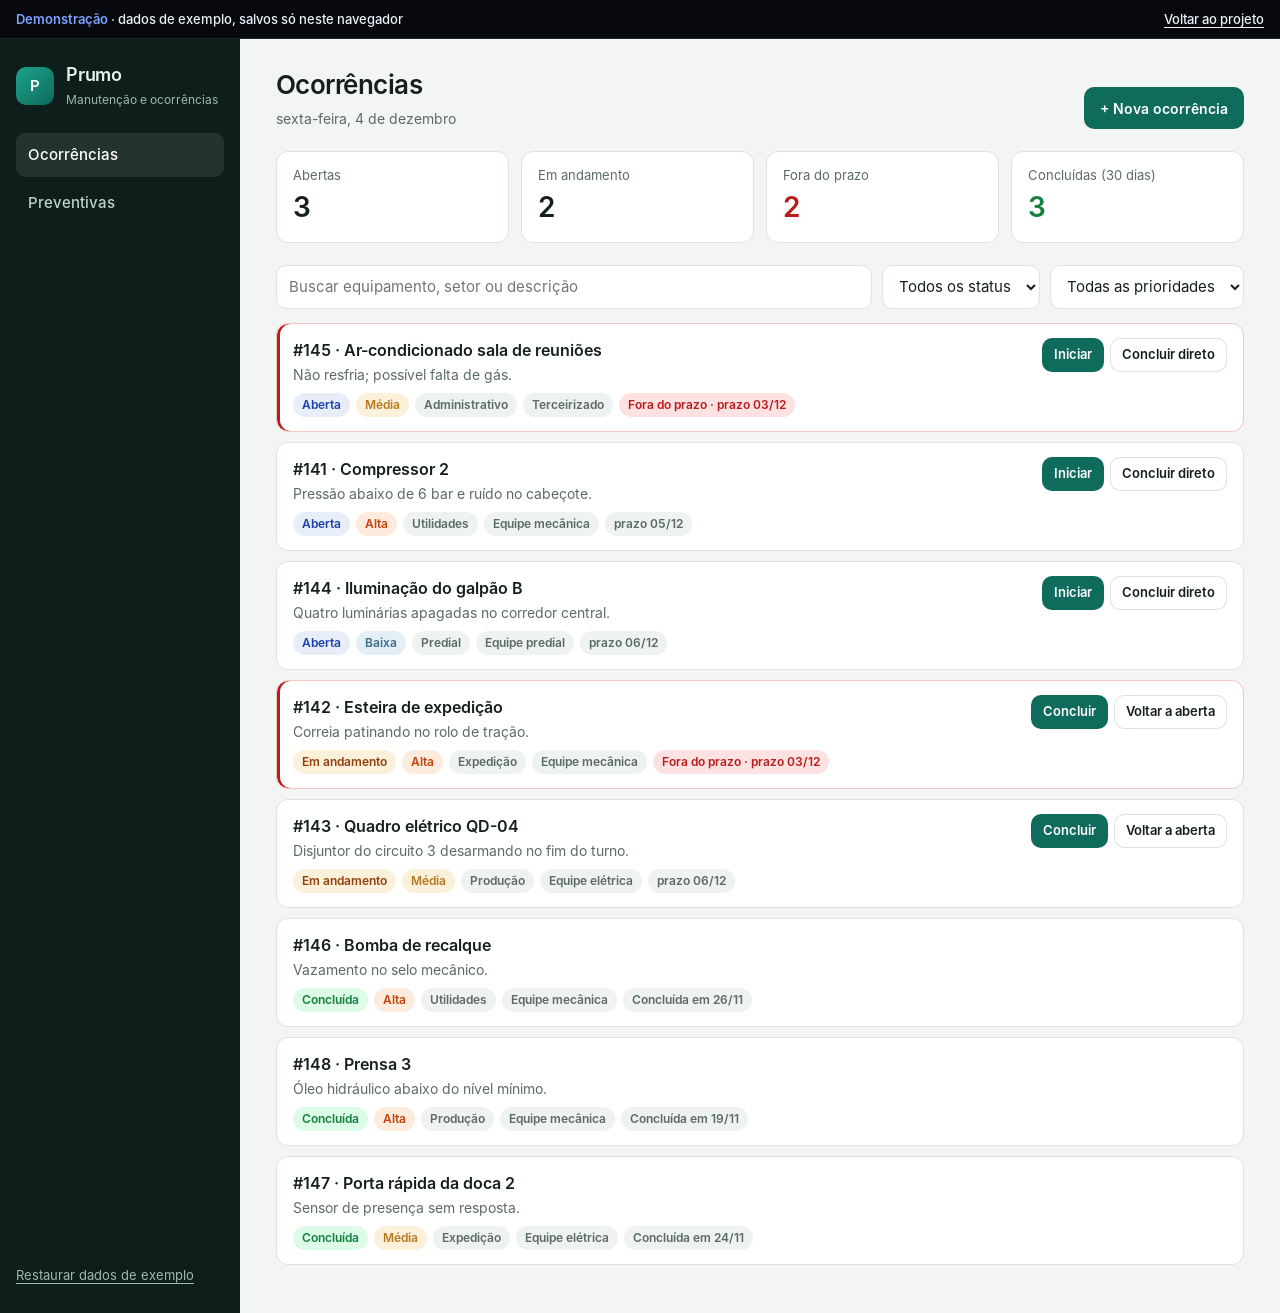
<file: demos/prumo/index.html>
<!doctype html>
<html lang="pt-BR">
<head>
<meta charset="utf-8">
<meta name="viewport" content="width=device-width,initial-scale=1,viewport-fit=cover">
<title>Prumo · Manutenção e ocorrências | Duvyx Tech</title>
<meta name="description" content="Sistema de gestão de manutenção e ocorrências: abertura de chamados, prioridades, prazos e plano de preventivas.">
<meta name="robots" content="noindex">
<link rel="icon" href="../../assets/favicon/favicon.svg" type="image/svg+xml">
<link rel="stylesheet" href="../../assets/css/fonts.css">
<link rel="stylesheet" href="../demo-bar.css">
<link rel="stylesheet" href="style.css">
</head>
<body>
<div class="demo-bar" role="note"><span><strong>Demonstração</strong> · dados de exemplo, salvos só neste navegador</span><a href="../../portfolio/prumo.html">Voltar ao projeto</a></div>
<div class="app">
  <aside class="side">
    <div class="brand"><span class="logo" aria-hidden="true">P</span><div><strong>Prumo</strong><small>Manutenção e ocorrências</small></div></div>
    <nav class="tabs" aria-label="Seções">
      <button type="button" class="tab" data-tab="ocorrencias" aria-pressed="true">Ocorrências</button>
      <button type="button" class="tab" data-tab="preventivas" aria-pressed="false">Preventivas</button>
    </nav>
    <button type="button" class="reset" id="reset">Restaurar dados de exemplo</button>
  </aside>
  <main class="main">
    <header class="top">
      <div><h1 id="titulo">Ocorrências</h1><p class="sub" id="hoje"></p></div>
      <button type="button" class="btn" id="nova">+ Nova ocorrência</button>
    </header>
    <section class="kpis" aria-label="Resumo">
      <div class="kpi"><span>Abertas</span><strong id="k-abertas">0</strong></div>
      <div class="kpi"><span>Em andamento</span><strong id="k-andamento">0</strong></div>
      <div class="kpi warn"><span>Fora do prazo</span><strong id="k-atrasadas">0</strong></div>
      <div class="kpi ok"><span>Concluídas (30 dias)</span><strong id="k-concluidas">0</strong></div>
    </section>

    <section id="painel-ocorrencias">
      <div class="filters">
        <label class="sr" for="busca">Buscar</label><input id="busca" type="search" placeholder="Buscar equipamento, setor ou descrição">
        <label class="sr" for="f-status">Status</label>
        <select id="f-status"><option value="">Todos os status</option><option value="aberta">Abertas</option><option value="andamento">Em andamento</option><option value="concluida">Concluídas</option></select>
        <label class="sr" for="f-prio">Prioridade</label>
        <select id="f-prio"><option value="">Todas as prioridades</option><option value="alta">Alta</option><option value="media">Média</option><option value="baixa">Baixa</option></select>
      </div>
      <ul class="list" id="lista" aria-live="polite"></ul>
      <p class="empty" id="vazio" hidden>Nenhuma ocorrência com esses filtros.</p>
    </section>

    <section id="painel-preventivas" hidden>
      <p class="hint">Manutenções programadas por equipamento. Ao registrar a execução, a próxima data é recalculada pela frequência.</p>
      <div class="table-wrap"><table class="prev">
        <thead><tr><th scope="col">Equipamento</th><th scope="col">Setor</th><th scope="col">Frequência</th><th scope="col">Próxima</th><th scope="col"><span class="sr">Ação</span></th></tr></thead>
        <tbody id="prev-body"></tbody>
      </table></div>
    </section>
  </main>
</div>

<dialog id="dlg" aria-labelledby="dlg-t">
  <form id="form" method="dialog" novalidate>
    <h2 id="dlg-t">Nova ocorrência</h2>
    <label>Equipamento ou local<input name="equip" required autocomplete="off" placeholder="Ex.: Compressor 2"></label>
    <div class="row">
      <label>Setor<select name="setor"><option>Produção</option><option>Utilidades</option><option>Expedição</option><option>Administrativo</option><option>Predial</option></select></label>
      <label>Prioridade<select name="prio"><option value="alta">Alta (24 h)</option><option value="media" selected>Média (3 dias)</option><option value="baixa">Baixa (7 dias)</option></select></label>
    </div>
    <label>O que aconteceu<textarea name="desc" required rows="3" placeholder="Descreva o problema"></textarea></label>
    <label>Responsável<select name="resp"><option>Equipe elétrica</option><option>Equipe mecânica</option><option>Equipe predial</option><option>Terceirizado</option></select></label>
    <p class="err" id="erro" role="alert"></p>
    <div class="actions"><button type="button" class="btn ghost" id="cancelar">Cancelar</button><button type="submit" class="btn" id="salvar" value="ok">Abrir ocorrência</button></div>
  </form>
</dialog>
<script src="app.js"></script>
</body>
</html>
</file>
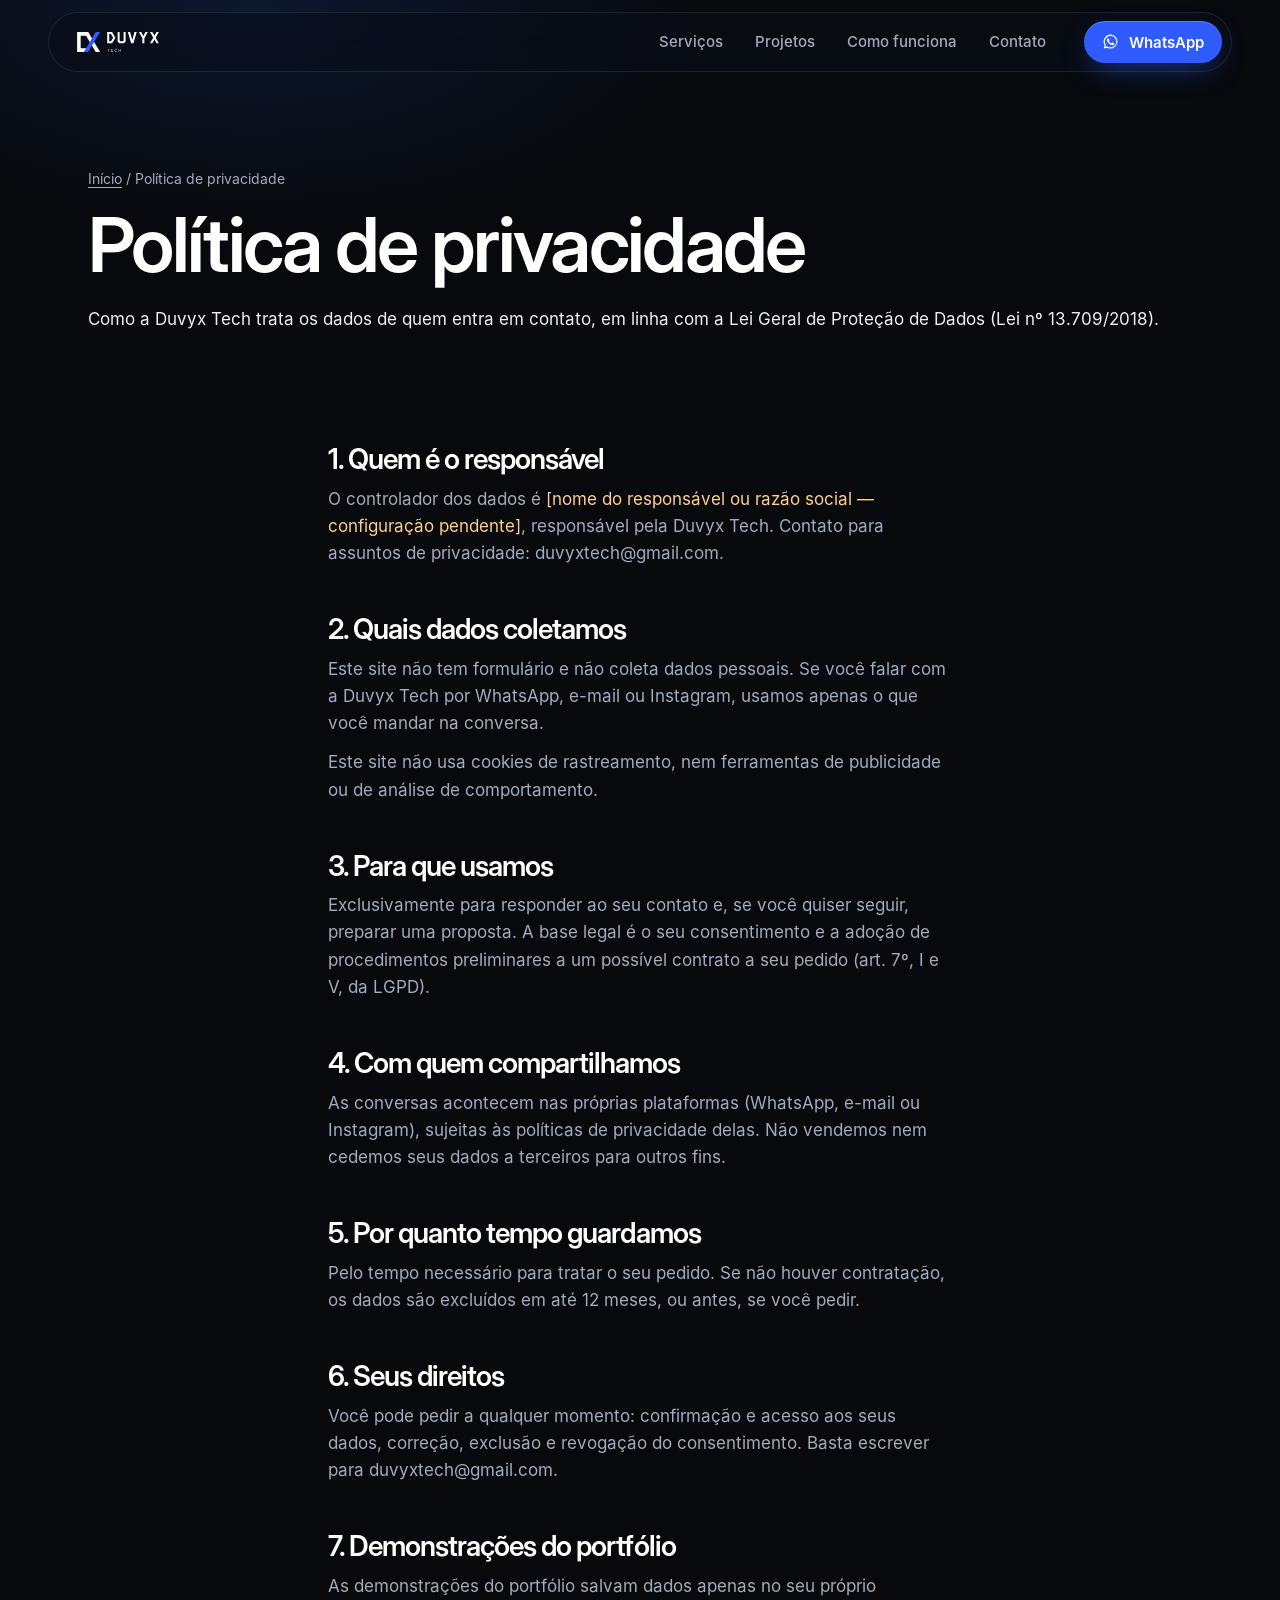
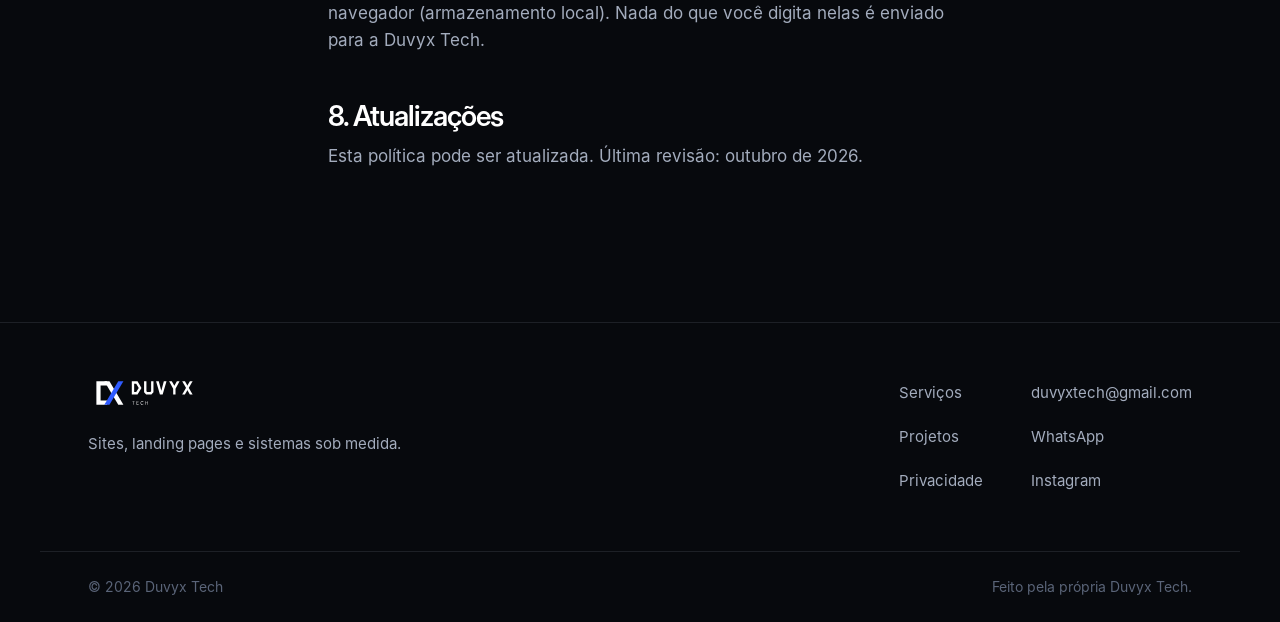
<file: privacidade.html>
<!doctype html>
<html lang="pt-BR">
<head>
<meta charset="utf-8">
<meta name="viewport" content="width=device-width,initial-scale=1,viewport-fit=cover">
<meta name="format-detection" content="telephone=no">
<title>Política de privacidade | Duvyx Tech</title>
<meta name="description" content="Como a Duvyx Tech trata os dados enviados pelo site.">

<link rel="canonical" href="https://duvyxtech.com.br/privacidade.html">
<meta property="og:type" content="website">
<meta property="og:locale" content="pt_BR">
<meta property="og:site_name" content="Duvyx Tech">
<meta property="og:title" content="Política de privacidade | Duvyx Tech">
<meta property="og:description" content="Como a Duvyx Tech trata os dados enviados pelo site.">
<meta property="og:url" content="https://duvyxtech.com.br/privacidade.html">
<meta property="og:image" content="https://duvyxtech.com.br/assets/img/og-duvyx.jpg"><meta property="og:image:width" content="1200"><meta property="og:image:height" content="630">
<meta name="twitter:card" content="summary_large_image">
<meta name="theme-color" content="#07090D">
<link rel="icon" href="favicon.ico" sizes="48x48">
<link rel="icon" href="assets/favicon/favicon.svg" type="image/svg+xml">
<link rel="apple-touch-icon" href="assets/favicon/apple-touch-icon.png">
<link rel="manifest" href="site.webmanifest">
<link rel="preload" href="assets/fonts/inter-400.woff" as="font" type="font/woff" crossorigin>
<link rel="preload" href="assets/fonts/inter-display-600.woff" as="font" type="font/woff" crossorigin>
<link rel="stylesheet" href="assets/css/fonts.css">
<link rel="stylesheet" href="assets/css/main.css">
<script id="duvyx-config" type="application/json">{"contato":{"email":"duvyxtech@gmail.com","whatsapp":"5582999641201","_whatsapp":"Somente números com DDI e DDD, ex.: 5582999999999. Vazio = botões de WhatsApp não aparecem.","mensagemWhatsapp":"Olá! Vim pelo site da Duvyx Tech e gostaria de conversar sobre um projeto.","cidade":"","_cidade":"Opcional, ex.: Maceió — AL. Aparece no rodapé."},"formulario":{"exibir":false,"_exibir":"false = sem formulário no site: a seção de contato mostra WhatsApp, e-mail e Instagram. true = formulário de orçamento (configure o provedor abaixo).","provedor":"","_provedor":"\"formspree\", \"web3forms\" ou \"custom\". Vazio = o formulário valida os dados mas avisa que o envio ainda não está configurado (não finge enviar).","endpoint":"","_endpoint":"formspree: https://formspree.io/f/SEU_ID · custom: URL que aceite POST JSON e responda 2xx. Para web3forms deixe vazio.","web3formsAccessKey":"","_web3forms":"Chave pública de acesso do Web3Forms (é feita para ficar no front-end)."}}</script>
<script src="assets/js/main.js" defer></script>
</head>
<body>
<a class="skip" href="#conteudo">Pular para o conteúdo</a>
<header class="site-header">
  <div class="header-bar">
    <a class="logo-link" href="index.html"><img src="assets/brand/duvyx-logo-transparente.svg" alt="Duvyx Tech — página inicial" width="200" height="71"></a>
    <nav id="site-nav" class="site-nav" aria-label="Principal">
      <ul class="nav-list">
        <li><a href="index.html#servicos">Serviços</a></li>
        <li><a href="index.html#portfolio">Projetos</a></li>
        <li><a href="index.html#processo">Como funciona</a></li>
        <li><a href="index.html#contato">Contato</a></li>
      </ul>
    </nav>
    <a class="btn btn-primary btn-sm header-cta" href="https://wa.me/5582999641201?text=Ol%C3%A1!%20Vim%20pelo%20site%20da%20Duvyx%20Tech%20e%20gostaria%20de%20conversar%20sobre%20um%20projeto." target="_blank" rel="noopener" data-cta="whatsapp"><svg class="ico" viewBox="0 0 24 24" aria-hidden="true" focusable="false"><path fill="currentColor" d="M12 2.2a9.7 9.7 0 0 0-8.3 14.8L2.4 21.6l4.7-1.2A9.7 9.7 0 1 0 12 2.2zm0 17.7c-1.5 0-3-.4-4.3-1.2l-.3-.2-2.8.7.8-2.7-.2-.3A8 8 0 1 1 12 19.9zm4.4-6c-.2-.1-1.4-.7-1.7-.8-.2-.1-.4-.1-.5.1l-.8 1c-.1.2-.3.2-.5.1a6.6 6.6 0 0 1-3.3-2.9c-.2-.4.2-.4.7-1.3.1-.2 0-.3 0-.4l-.8-1.8c-.2-.5-.4-.4-.5-.4h-.5a.9.9 0 0 0-.7.3 2.8 2.8 0 0 0-.9 2.1 4.9 4.9 0 0 0 1 2.6 11.2 11.2 0 0 0 4.3 3.8c1.6.7 2.2.7 3 .6.5-.1 1.4-.6 1.6-1.1.2-.6.2-1 .1-1.1l-.5-.3z"/></svg><span>WhatsApp</span></a>
    <button class="nav-toggle" type="button" aria-expanded="false" aria-controls="site-nav" aria-label="Abrir menu"><span></span><span></span></button>
  </div>
</header>
<main id="conteudo" tabindex="-1">

<section class="page-hero"><div class="wrap">
  <nav class="breadcrumb" aria-label="Você está em"><a href="index.html">Início</a> / Política de privacidade</nav>
  <h1>Política de privacidade</h1>
  <p class="lead" style="margin-top:22px">Como a Duvyx Tech trata os dados de quem entra em contato, em linha com a Lei Geral de Proteção de Dados (Lei nº 13.709/2018).</p>
</div></section>
<section class="section" style="padding-top:0"><div class="wrap prose">
  <h2>1. Quem é o responsável</h2>
  <p>O controlador dos dados é <span class="pending">[nome do responsável ou razão social — configuração pendente]</span>, responsável pela Duvyx Tech. Contato para assuntos de privacidade: duvyxtech@gmail.com.</p>
  <h2>2. Quais dados coletamos</h2>
  <p>Este site não tem formulário e não coleta dados pessoais. Se você falar com a Duvyx Tech por WhatsApp, e-mail ou Instagram, usamos apenas o que você mandar na conversa.</p>
  <p>Este site não usa cookies de rastreamento, nem ferramentas de publicidade ou de análise de comportamento.</p>
  <h2>3. Para que usamos</h2>
  <p>Exclusivamente para responder ao seu contato e, se você quiser seguir, preparar uma proposta. A base legal é o seu consentimento e a adoção de procedimentos preliminares a um possível contrato a seu pedido (art. 7º, I e V, da LGPD).</p>
  <h2>4. Com quem compartilhamos</h2>
  <p>As conversas acontecem nas próprias plataformas (WhatsApp, e-mail ou Instagram), sujeitas às políticas de privacidade delas. Não vendemos nem cedemos seus dados a terceiros para outros fins.</p>
  <h2>5. Por quanto tempo guardamos</h2>
  <p>Pelo tempo necessário para tratar o seu pedido. Se não houver contratação, os dados são excluídos em até 12 meses, ou antes, se você pedir.</p>
  <h2>6. Seus direitos</h2>
  <p>Você pode pedir a qualquer momento: confirmação e acesso aos seus dados, correção, exclusão e revogação do consentimento. Basta escrever para duvyxtech@gmail.com.</p>
  <h2>7. Demonstrações do portfólio</h2>
  <p>As demonstrações do portfólio salvam dados apenas no seu próprio navegador (armazenamento local). Nada do que você digita nelas é enviado para a Duvyx Tech.</p>
  <h2>8. Atualizações</h2>
  <p>Esta política pode ser atualizada. Última revisão: <span data-revisao>outubro de 2026</span>.</p>
</div></section>
</main>
<footer class="site-footer">
  <div class="wrap footer-inner">
    <div class="footer-brand">
      <a class="footer-logo" href="index.html"><img src="assets/brand/duvyx-logo-transparente.svg" alt="Duvyx Tech" width="180" height="64"></a>
      <p>Sites, landing pages e sistemas sob medida.</p>
    </div>
    <nav class="footer-links" aria-label="Rodapé">
      <ul>
        <li><a href="servicos.html">Serviços</a></li>
        <li><a href="index.html#portfolio">Projetos</a></li>
        <li><a href="privacidade.html">Privacidade</a></li>
      </ul>
      <ul><li><a href="mailto:duvyxtech@gmail.com">duvyxtech@gmail.com</a></li><li><a href="https://wa.me/5582999641201?text=Ol%C3%A1!%20Vim%20pelo%20site%20da%20Duvyx%20Tech%20e%20gostaria%20de%20conversar%20sobre%20um%20projeto." target="_blank" rel="noopener">WhatsApp</a></li><li><a href="https://www.instagram.com/duvyxtech/" target="_blank" rel="noopener">Instagram</a></li></ul>
    </nav>
  </div>
  <div class="wrap footer-bottom"><span>© <span data-year>2026</span> Duvyx Tech</span><span>Feito pela própria Duvyx Tech.</span></div>
</footer>
<div class="dock" data-dock hidden>
  <a class="btn btn-primary dock-main" href="https://wa.me/5582999641201?text=Ol%C3%A1!%20Vim%20pelo%20site%20da%20Duvyx%20Tech%20e%20gostaria%20de%20conversar%20sobre%20um%20projeto." target="_blank" rel="noopener" data-cta="whatsapp"><svg class="ico" viewBox="0 0 24 24" aria-hidden="true" focusable="false"><path fill="currentColor" d="M12 2.2a9.7 9.7 0 0 0-8.3 14.8L2.4 21.6l4.7-1.2A9.7 9.7 0 1 0 12 2.2zm0 17.7c-1.5 0-3-.4-4.3-1.2l-.3-.2-2.8.7.8-2.7-.2-.3A8 8 0 1 1 12 19.9zm4.4-6c-.2-.1-1.4-.7-1.7-.8-.2-.1-.4-.1-.5.1l-.8 1c-.1.2-.3.2-.5.1a6.6 6.6 0 0 1-3.3-2.9c-.2-.4.2-.4.7-1.3.1-.2 0-.3 0-.4l-.8-1.8c-.2-.5-.4-.4-.5-.4h-.5a.9.9 0 0 0-.7.3 2.8 2.8 0 0 0-.9 2.1 4.9 4.9 0 0 0 1 2.6 11.2 11.2 0 0 0 4.3 3.8c1.6.7 2.2.7 3 .6.5-.1 1.4-.6 1.6-1.1.2-.6.2-1 .1-1.1l-.5-.3z"/></svg><span>Conversar no WhatsApp</span></a>
  <a class="btn btn-ghost dock-ig" href="https://www.instagram.com/duvyxtech/" target="_blank" rel="noopener" aria-label="Instagram da Duvyx Tech"><svg class="ico" viewBox="0 0 24 24" aria-hidden="true" focusable="false"><rect x="3" y="3" width="18" height="18" rx="5" fill="none" stroke="currentColor" stroke-width="1.8"/><circle cx="12" cy="12" r="4.2" fill="none" stroke="currentColor" stroke-width="1.8"/><circle cx="17.4" cy="6.6" r="1.1" fill="currentColor"/></svg></a>
</div>
</body>
</html>
</file>
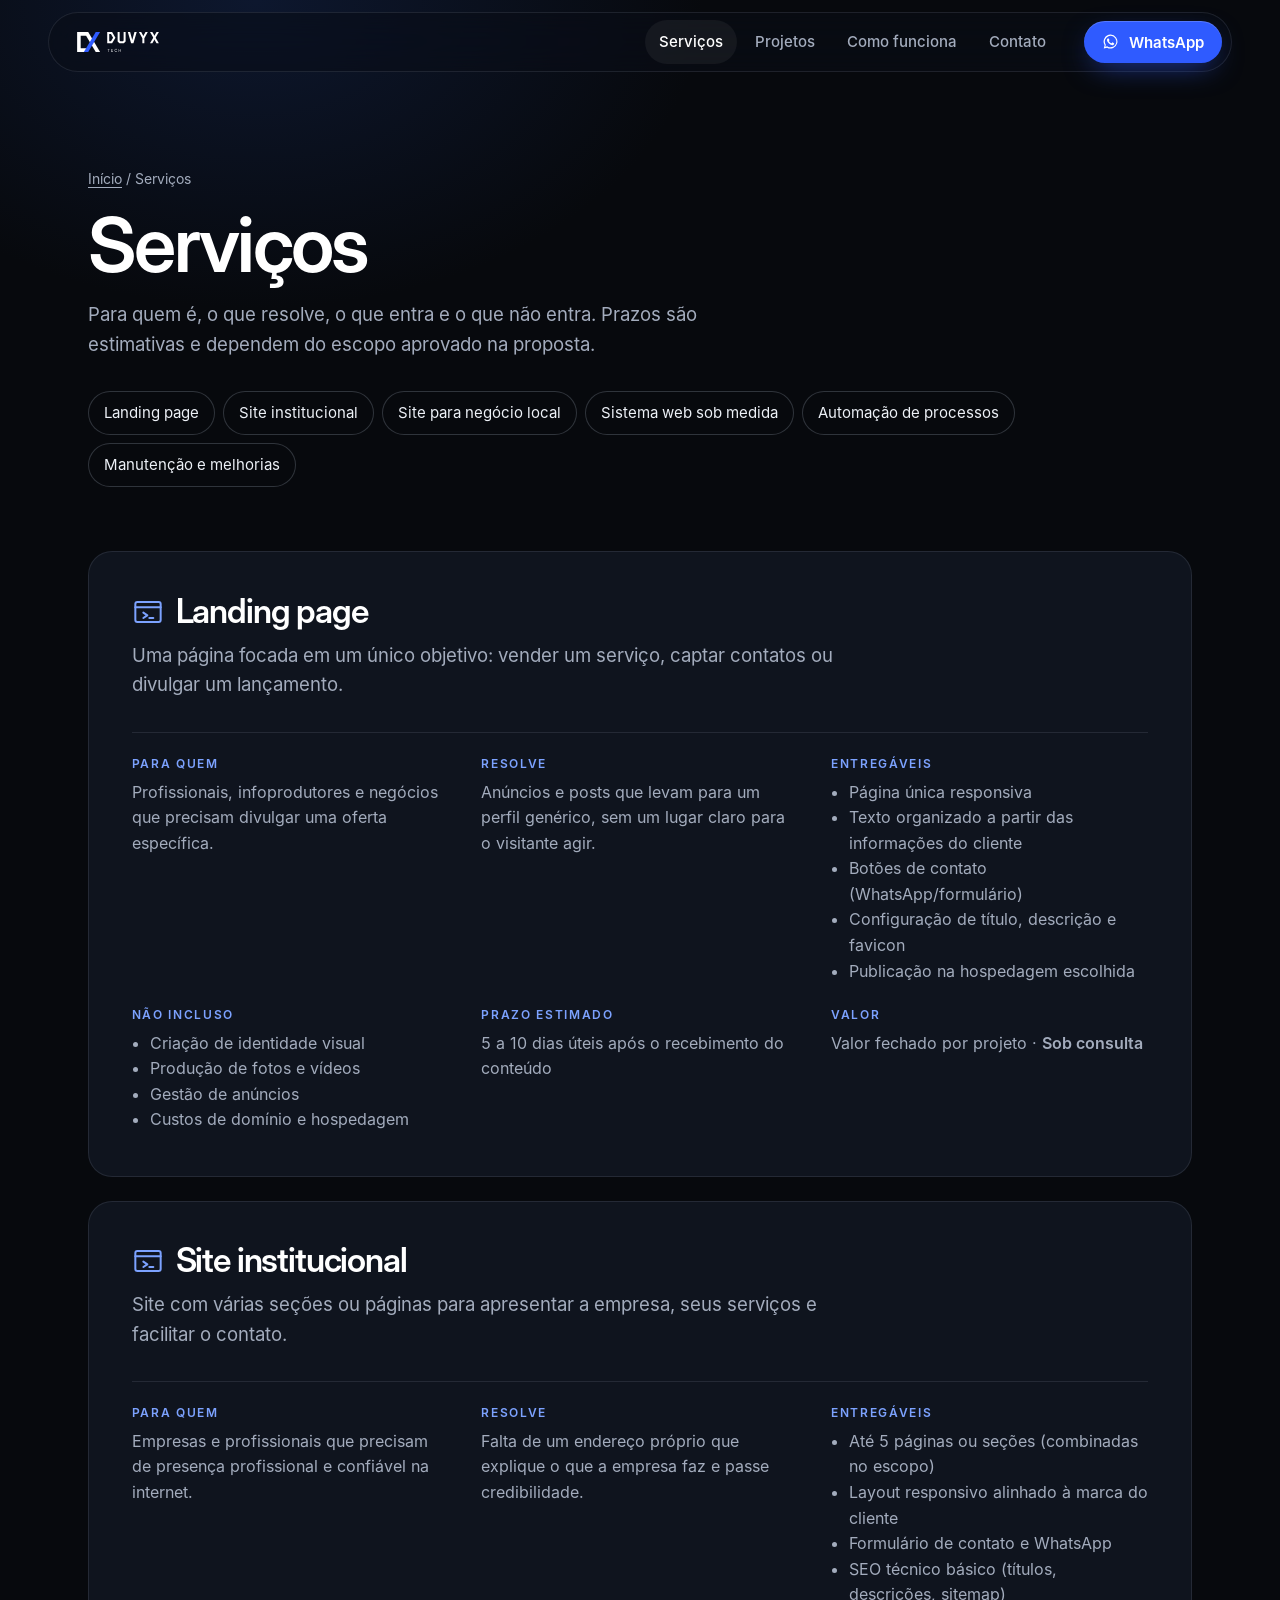
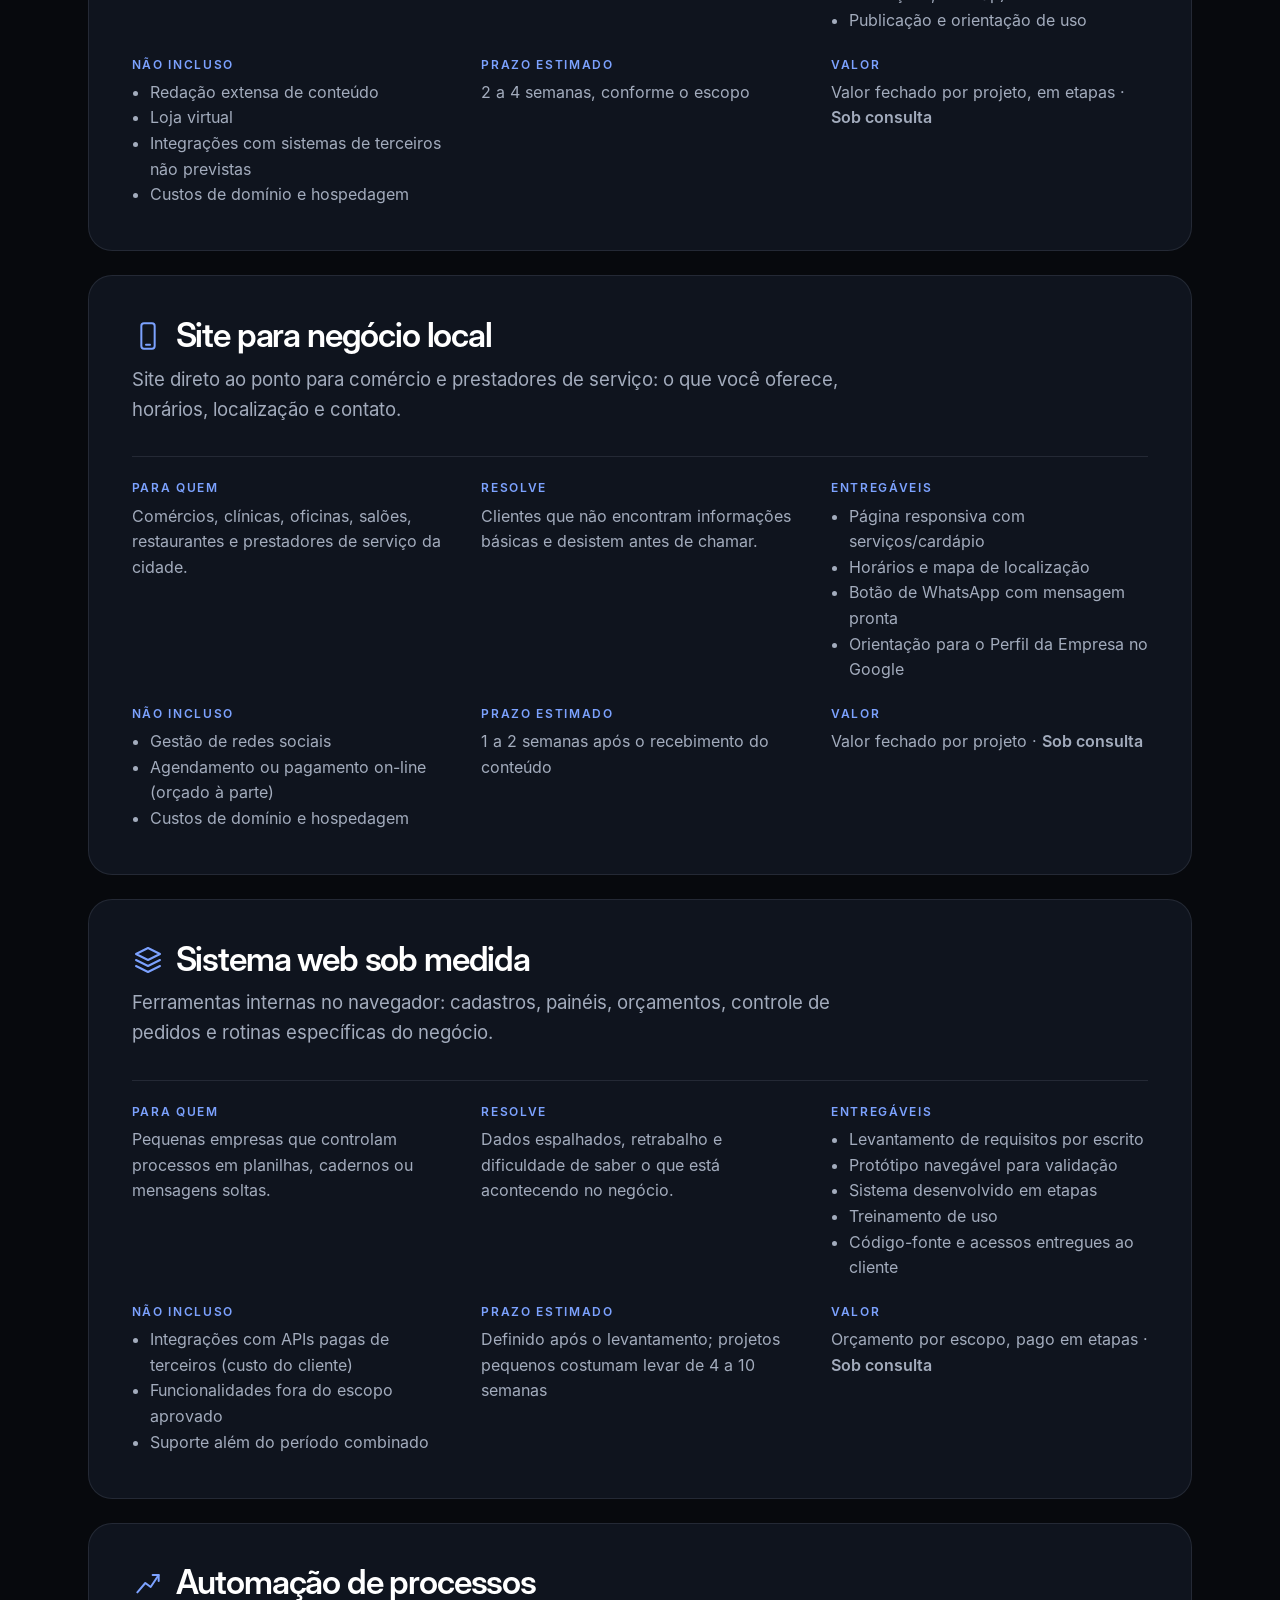
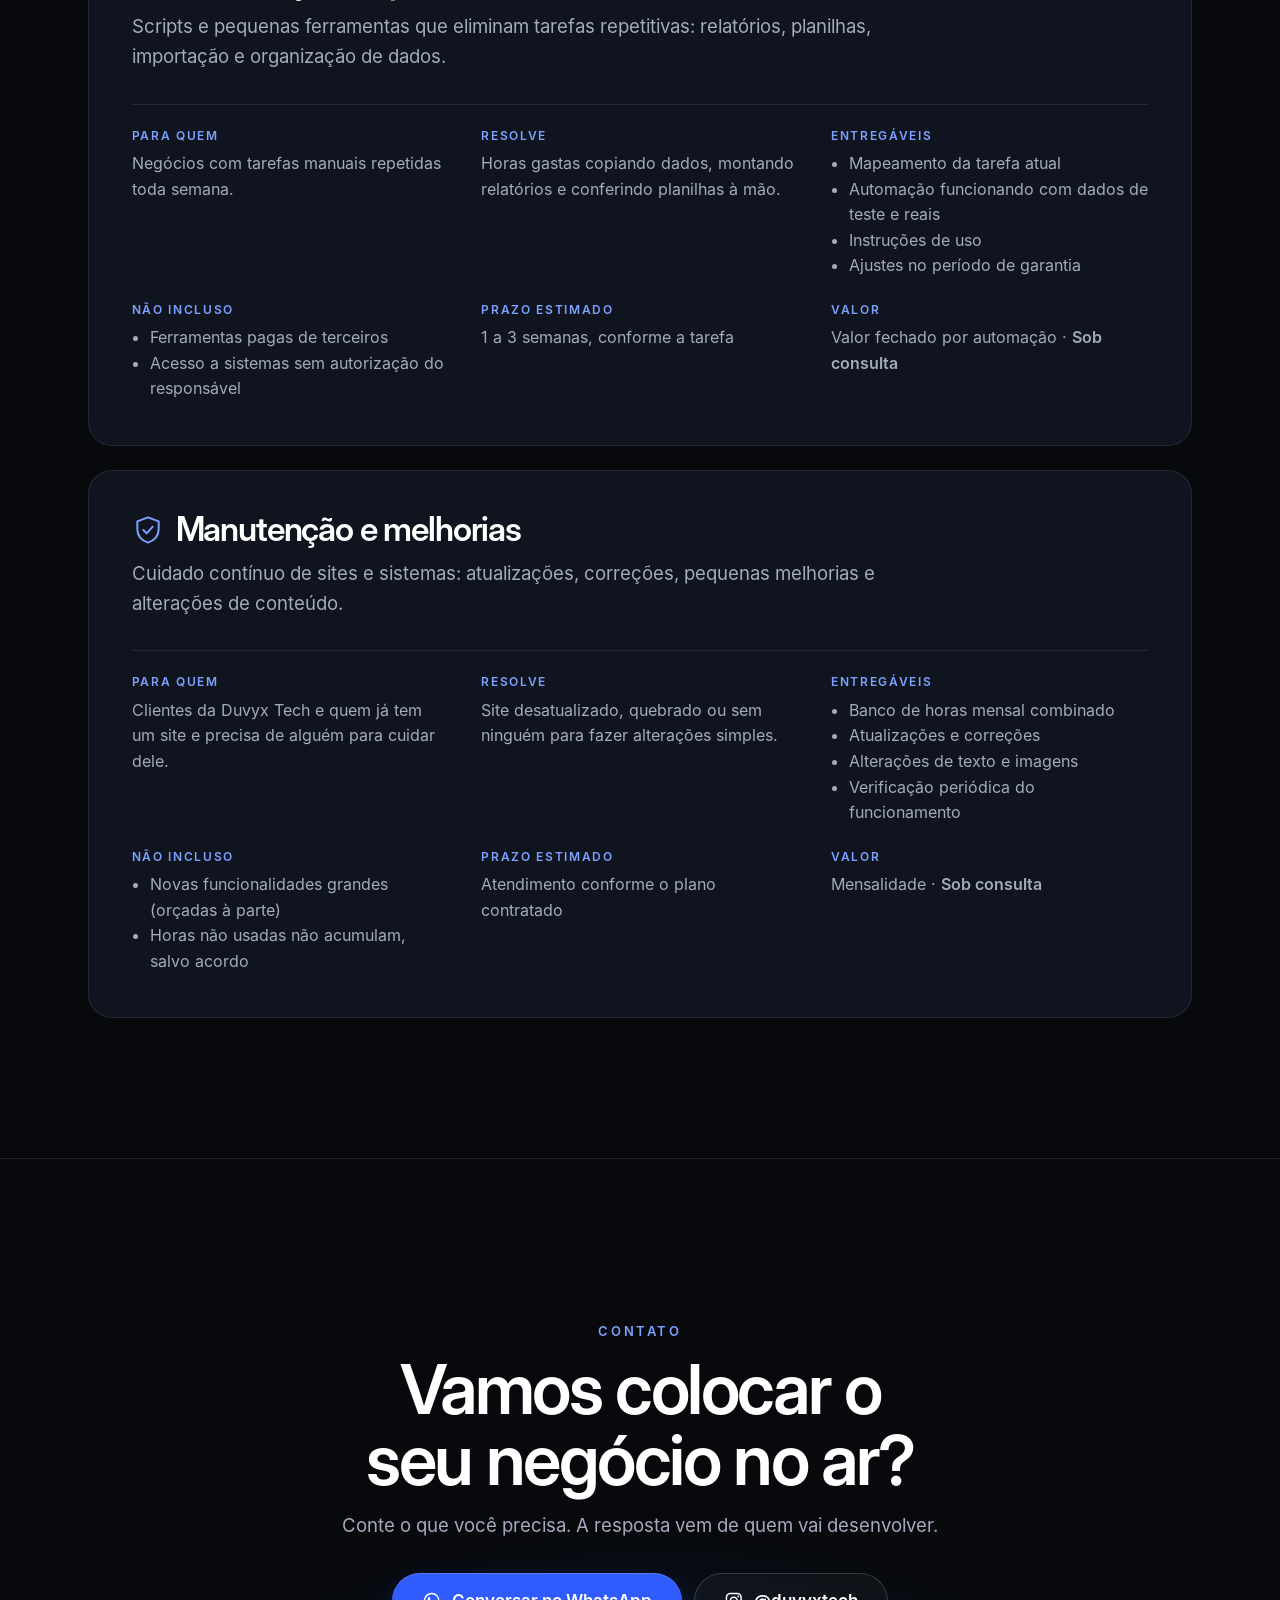
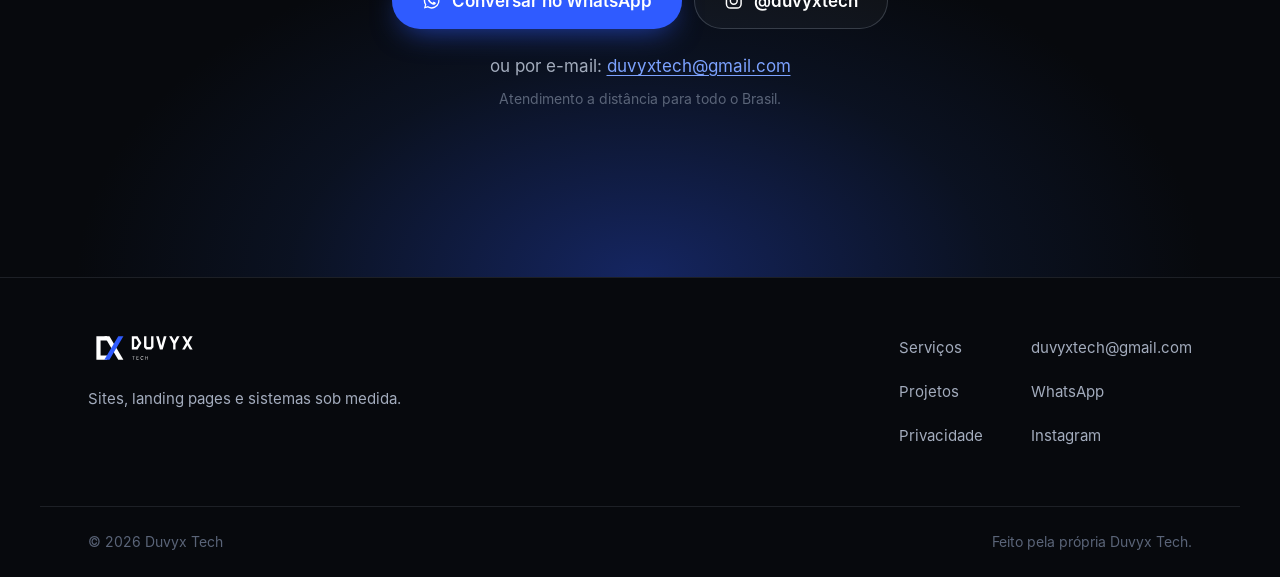
<file: servicos.html>
<!doctype html>
<html lang="pt-BR">
<head>
<meta charset="utf-8">
<meta name="viewport" content="width=device-width,initial-scale=1,viewport-fit=cover">
<meta name="format-detection" content="telephone=no">
<title>Serviços | Duvyx Tech</title>
<meta name="description" content="Sites profissionais, landing pages, sites para negócios locais, sistemas web, automação e manutenção.">

<link rel="canonical" href="https://duvyxtech.com.br/servicos.html">
<meta property="og:type" content="website">
<meta property="og:locale" content="pt_BR">
<meta property="og:site_name" content="Duvyx Tech">
<meta property="og:title" content="Serviços | Duvyx Tech">
<meta property="og:description" content="Sites profissionais, landing pages, sites para negócios locais, sistemas web, automação e manutenção.">
<meta property="og:url" content="https://duvyxtech.com.br/servicos.html">
<meta property="og:image" content="https://duvyxtech.com.br/assets/img/og-duvyx.jpg"><meta property="og:image:width" content="1200"><meta property="og:image:height" content="630">
<meta name="twitter:card" content="summary_large_image">
<meta name="theme-color" content="#07090D">
<link rel="icon" href="favicon.ico" sizes="48x48">
<link rel="icon" href="assets/favicon/favicon.svg" type="image/svg+xml">
<link rel="apple-touch-icon" href="assets/favicon/apple-touch-icon.png">
<link rel="manifest" href="site.webmanifest">
<link rel="preload" href="assets/fonts/inter-400.woff" as="font" type="font/woff" crossorigin>
<link rel="preload" href="assets/fonts/inter-display-600.woff" as="font" type="font/woff" crossorigin>
<link rel="stylesheet" href="assets/css/fonts.css">
<link rel="stylesheet" href="assets/css/main.css">
<script id="duvyx-config" type="application/json">{"contato":{"email":"duvyxtech@gmail.com","whatsapp":"5582999641201","_whatsapp":"Somente números com DDI e DDD, ex.: 5582999999999. Vazio = botões de WhatsApp não aparecem.","mensagemWhatsapp":"Olá! Vim pelo site da Duvyx Tech e gostaria de conversar sobre um projeto.","cidade":"","_cidade":"Opcional, ex.: Maceió — AL. Aparece no rodapé."},"formulario":{"exibir":false,"_exibir":"false = sem formulário no site: a seção de contato mostra WhatsApp, e-mail e Instagram. true = formulário de orçamento (configure o provedor abaixo).","provedor":"","_provedor":"\"formspree\", \"web3forms\" ou \"custom\". Vazio = o formulário valida os dados mas avisa que o envio ainda não está configurado (não finge enviar).","endpoint":"","_endpoint":"formspree: https://formspree.io/f/SEU_ID · custom: URL que aceite POST JSON e responda 2xx. Para web3forms deixe vazio.","web3formsAccessKey":"","_web3forms":"Chave pública de acesso do Web3Forms (é feita para ficar no front-end)."}}</script>
<script src="assets/js/main.js" defer></script>
</head>
<body>
<a class="skip" href="#conteudo">Pular para o conteúdo</a>
<header class="site-header">
  <div class="header-bar">
    <a class="logo-link" href="index.html"><img src="assets/brand/duvyx-logo-transparente.svg" alt="Duvyx Tech — página inicial" width="200" height="71"></a>
    <nav id="site-nav" class="site-nav" aria-label="Principal">
      <ul class="nav-list">
        <li><a href="index.html#servicos" aria-current="page">Serviços</a></li>
        <li><a href="index.html#portfolio">Projetos</a></li>
        <li><a href="index.html#processo">Como funciona</a></li>
        <li><a href="index.html#contato">Contato</a></li>
      </ul>
    </nav>
    <a class="btn btn-primary btn-sm header-cta" href="https://wa.me/5582999641201?text=Ol%C3%A1!%20Vim%20pelo%20site%20da%20Duvyx%20Tech%20e%20gostaria%20de%20conversar%20sobre%20um%20projeto." target="_blank" rel="noopener" data-cta="whatsapp"><svg class="ico" viewBox="0 0 24 24" aria-hidden="true" focusable="false"><path fill="currentColor" d="M12 2.2a9.7 9.7 0 0 0-8.3 14.8L2.4 21.6l4.7-1.2A9.7 9.7 0 1 0 12 2.2zm0 17.7c-1.5 0-3-.4-4.3-1.2l-.3-.2-2.8.7.8-2.7-.2-.3A8 8 0 1 1 12 19.9zm4.4-6c-.2-.1-1.4-.7-1.7-.8-.2-.1-.4-.1-.5.1l-.8 1c-.1.2-.3.2-.5.1a6.6 6.6 0 0 1-3.3-2.9c-.2-.4.2-.4.7-1.3.1-.2 0-.3 0-.4l-.8-1.8c-.2-.5-.4-.4-.5-.4h-.5a.9.9 0 0 0-.7.3 2.8 2.8 0 0 0-.9 2.1 4.9 4.9 0 0 0 1 2.6 11.2 11.2 0 0 0 4.3 3.8c1.6.7 2.2.7 3 .6.5-.1 1.4-.6 1.6-1.1.2-.6.2-1 .1-1.1l-.5-.3z"/></svg><span>WhatsApp</span></a>
    <button class="nav-toggle" type="button" aria-expanded="false" aria-controls="site-nav" aria-label="Abrir menu"><span></span><span></span></button>
  </div>
</header>
<main id="conteudo" tabindex="-1">

<section class="page-hero"><div class="wrap">
  <nav class="breadcrumb" aria-label="Você está em"><a href="index.html">Início</a> / Serviços</nav>
  <h1>Serviços</h1>
  <p class="section-sub">Para quem é, o que resolve, o que entra e o que não entra. Prazos são estimativas e dependem do escopo aprovado na proposta.</p>
  <nav class="toc" aria-label="Serviços nesta página"><ul><li><a href="#landing-page">Landing page</a></li><li><a href="#site-institucional">Site institucional</a></li><li><a href="#negocio-local">Site para negócio local</a></li><li><a href="#sistema-web">Sistema web sob medida</a></li><li><a href="#automacao">Automação de processos</a></li><li><a href="#manutencao">Manutenção e melhorias</a></li></ul></nav>
</div></section>
<section class="section section-flush"><div class="wrap services">
<article class="service" id="landing-page">
  <div class="service-head"><svg class="icon" aria-hidden="true" focusable="false" xmlns="http://www.w3.org/2000/svg" viewBox="0 0 48 48"><g fill="none" stroke="currentColor" stroke-width="3" stroke-linejoin="round" stroke-linecap="round"><rect x="5" y="9" width="38" height="30" rx="3"/><line x1="5" y1="17" x2="43" y2="17"/><path d="M17 25 L23 29 L17 33"/><line x1="26" y1="33" x2="32" y2="33"/></g></svg><h2>Landing page</h2></div>
  <p class="service-sum">Uma página focada em um único objetivo: vender um serviço, captar contatos ou divulgar um lançamento.</p>
  <dl class="service-detail">
    <div><dt>Para quem</dt><dd>Profissionais, infoprodutores e negócios que precisam divulgar uma oferta específica.</dd></div>
    <div><dt>Resolve</dt><dd>Anúncios e posts que levam para um perfil genérico, sem um lugar claro para o visitante agir.</dd></div>
    <div><dt>Entregáveis</dt><dd><ul><li>Página única responsiva</li><li>Texto organizado a partir das informações do cliente</li><li>Botões de contato (WhatsApp/formulário)</li><li>Configuração de título, descrição e favicon</li><li>Publicação na hospedagem escolhida</li></ul></dd></div>
    <div><dt>Não incluso</dt><dd><ul><li>Criação de identidade visual</li><li>Produção de fotos e vídeos</li><li>Gestão de anúncios</li><li>Custos de domínio e hospedagem</li></ul></dd></div>
    <div><dt>Prazo estimado</dt><dd>5 a 10 dias úteis após o recebimento do conteúdo</dd></div>
    <div><dt>Valor</dt><dd>Valor fechado por projeto · <strong>Sob consulta</strong></dd></div>
  </dl>
</article>
<article class="service" id="site-institucional">
  <div class="service-head"><svg class="icon" aria-hidden="true" focusable="false" xmlns="http://www.w3.org/2000/svg" viewBox="0 0 48 48"><g fill="none" stroke="currentColor" stroke-width="3" stroke-linejoin="round" stroke-linecap="round"><rect x="5" y="9" width="38" height="30" rx="3"/><line x1="5" y1="17" x2="43" y2="17"/><path d="M17 25 L23 29 L17 33"/><line x1="26" y1="33" x2="32" y2="33"/></g></svg><h2>Site institucional</h2></div>
  <p class="service-sum">Site com várias seções ou páginas para apresentar a empresa, seus serviços e facilitar o contato.</p>
  <dl class="service-detail">
    <div><dt>Para quem</dt><dd>Empresas e profissionais que precisam de presença profissional e confiável na internet.</dd></div>
    <div><dt>Resolve</dt><dd>Falta de um endereço próprio que explique o que a empresa faz e passe credibilidade.</dd></div>
    <div><dt>Entregáveis</dt><dd><ul><li>Até 5 páginas ou seções (combinadas no escopo)</li><li>Layout responsivo alinhado à marca do cliente</li><li>Formulário de contato e WhatsApp</li><li>SEO técnico básico (títulos, descrições, sitemap)</li><li>Publicação e orientação de uso</li></ul></dd></div>
    <div><dt>Não incluso</dt><dd><ul><li>Redação extensa de conteúdo</li><li>Loja virtual</li><li>Integrações com sistemas de terceiros não previstas</li><li>Custos de domínio e hospedagem</li></ul></dd></div>
    <div><dt>Prazo estimado</dt><dd>2 a 4 semanas, conforme o escopo</dd></div>
    <div><dt>Valor</dt><dd>Valor fechado por projeto, em etapas · <strong>Sob consulta</strong></dd></div>
  </dl>
</article>
<article class="service" id="negocio-local">
  <div class="service-head"><svg class="icon" aria-hidden="true" focusable="false" xmlns="http://www.w3.org/2000/svg" viewBox="0 0 48 48"><g fill="none" stroke="currentColor" stroke-width="3" stroke-linejoin="round" stroke-linecap="round"><rect x="14" y="5" width="20" height="38" rx="4"/><line x1="21" y1="37" x2="27" y2="37"/></g></svg><h2>Site para negócio local</h2></div>
  <p class="service-sum">Site direto ao ponto para comércio e prestadores de serviço: o que você oferece, horários, localização e contato.</p>
  <dl class="service-detail">
    <div><dt>Para quem</dt><dd>Comércios, clínicas, oficinas, salões, restaurantes e prestadores de serviço da cidade.</dd></div>
    <div><dt>Resolve</dt><dd>Clientes que não encontram informações básicas e desistem antes de chamar.</dd></div>
    <div><dt>Entregáveis</dt><dd><ul><li>Página responsiva com serviços/cardápio</li><li>Horários e mapa de localização</li><li>Botão de WhatsApp com mensagem pronta</li><li>Orientação para o Perfil da Empresa no Google</li></ul></dd></div>
    <div><dt>Não incluso</dt><dd><ul><li>Gestão de redes sociais</li><li>Agendamento ou pagamento on-line (orçado à parte)</li><li>Custos de domínio e hospedagem</li></ul></dd></div>
    <div><dt>Prazo estimado</dt><dd>1 a 2 semanas após o recebimento do conteúdo</dd></div>
    <div><dt>Valor</dt><dd>Valor fechado por projeto · <strong>Sob consulta</strong></dd></div>
  </dl>
</article>
<article class="service" id="sistema-web">
  <div class="service-head"><svg class="icon" aria-hidden="true" focusable="false" xmlns="http://www.w3.org/2000/svg" viewBox="0 0 48 48"><g fill="none" stroke="currentColor" stroke-width="3" stroke-linejoin="round" stroke-linecap="round"><path d="M24 6 L42 15 L24 24 L6 15 Z"/><path d="M6 24 L24 33 L42 24"/><path d="M6 33 L24 42 L42 33"/></g></svg><h2>Sistema web sob medida</h2></div>
  <p class="service-sum">Ferramentas internas no navegador: cadastros, painéis, orçamentos, controle de pedidos e rotinas específicas do negócio.</p>
  <dl class="service-detail">
    <div><dt>Para quem</dt><dd>Pequenas empresas que controlam processos em planilhas, cadernos ou mensagens soltas.</dd></div>
    <div><dt>Resolve</dt><dd>Dados espalhados, retrabalho e dificuldade de saber o que está acontecendo no negócio.</dd></div>
    <div><dt>Entregáveis</dt><dd><ul><li>Levantamento de requisitos por escrito</li><li>Protótipo navegável para validação</li><li>Sistema desenvolvido em etapas</li><li>Treinamento de uso</li><li>Código-fonte e acessos entregues ao cliente</li></ul></dd></div>
    <div><dt>Não incluso</dt><dd><ul><li>Integrações com APIs pagas de terceiros (custo do cliente)</li><li>Funcionalidades fora do escopo aprovado</li><li>Suporte além do período combinado</li></ul></dd></div>
    <div><dt>Prazo estimado</dt><dd>Definido após o levantamento; projetos pequenos costumam levar de 4 a 10 semanas</dd></div>
    <div><dt>Valor</dt><dd>Orçamento por escopo, pago em etapas · <strong>Sob consulta</strong></dd></div>
  </dl>
</article>
<article class="service" id="automacao">
  <div class="service-head"><svg class="icon" aria-hidden="true" focusable="false" xmlns="http://www.w3.org/2000/svg" viewBox="0 0 48 48"><g fill="none" stroke="currentColor" stroke-width="3" stroke-linejoin="round" stroke-linecap="round"><path d="M8 38 L20 24 L28 30 L40 12"/><path d="M31 12 H40 V21"/></g></svg><h2>Automação de processos</h2></div>
  <p class="service-sum">Scripts e pequenas ferramentas que eliminam tarefas repetitivas: relatórios, planilhas, importação e organização de dados.</p>
  <dl class="service-detail">
    <div><dt>Para quem</dt><dd>Negócios com tarefas manuais repetidas toda semana.</dd></div>
    <div><dt>Resolve</dt><dd>Horas gastas copiando dados, montando relatórios e conferindo planilhas à mão.</dd></div>
    <div><dt>Entregáveis</dt><dd><ul><li>Mapeamento da tarefa atual</li><li>Automação funcionando com dados de teste e reais</li><li>Instruções de uso</li><li>Ajustes no período de garantia</li></ul></dd></div>
    <div><dt>Não incluso</dt><dd><ul><li>Ferramentas pagas de terceiros</li><li>Acesso a sistemas sem autorização do responsável</li></ul></dd></div>
    <div><dt>Prazo estimado</dt><dd>1 a 3 semanas, conforme a tarefa</dd></div>
    <div><dt>Valor</dt><dd>Valor fechado por automação · <strong>Sob consulta</strong></dd></div>
  </dl>
</article>
<article class="service" id="manutencao">
  <div class="service-head"><svg class="icon" aria-hidden="true" focusable="false" xmlns="http://www.w3.org/2000/svg" viewBox="0 0 48 48"><g fill="none" stroke="currentColor" stroke-width="3" stroke-linejoin="round" stroke-linecap="round"><path d="M24 5 L40 11 V23 C40 33 33 40 24 43 C15 40 8 33 8 23 V11 Z"/><path d="M17 24 L22 29 L31 19"/></g></svg><h2>Manutenção e melhorias</h2></div>
  <p class="service-sum">Cuidado contínuo de sites e sistemas: atualizações, correções, pequenas melhorias e alterações de conteúdo.</p>
  <dl class="service-detail">
    <div><dt>Para quem</dt><dd>Clientes da Duvyx Tech e quem já tem um site e precisa de alguém para cuidar dele.</dd></div>
    <div><dt>Resolve</dt><dd>Site desatualizado, quebrado ou sem ninguém para fazer alterações simples.</dd></div>
    <div><dt>Entregáveis</dt><dd><ul><li>Banco de horas mensal combinado</li><li>Atualizações e correções</li><li>Alterações de texto e imagens</li><li>Verificação periódica do funcionamento</li></ul></dd></div>
    <div><dt>Não incluso</dt><dd><ul><li>Novas funcionalidades grandes (orçadas à parte)</li><li>Horas não usadas não acumulam, salvo acordo</li></ul></dd></div>
    <div><dt>Prazo estimado</dt><dd>Atendimento conforme o plano contratado</dd></div>
    <div><dt>Valor</dt><dd>Mensalidade · <strong>Sob consulta</strong></dd></div>
  </dl>
</article></div></section>

<section class="section contact" id="contato" aria-labelledby="cta-title">
  <div class="contact-sky" aria-hidden="true"></div>
  <div class="wrap contact-inner" data-reveal>
    <p class="eyebrow">Contato</p>
    <h2 id="cta-title">Vamos colocar o seu negócio no ar?</h2>
    <p class="section-sub">Conte o que você precisa. A resposta vem de quem vai desenvolver.</p>
    <div class="contact-actions">
      <a class="btn btn-primary btn-lg" href="https://wa.me/5582999641201?text=Ol%C3%A1!%20Vim%20pelo%20site%20da%20Duvyx%20Tech%20e%20gostaria%20de%20conversar%20sobre%20um%20projeto." target="_blank" rel="noopener" data-cta="whatsapp"><svg class="ico" viewBox="0 0 24 24" aria-hidden="true" focusable="false"><path fill="currentColor" d="M12 2.2a9.7 9.7 0 0 0-8.3 14.8L2.4 21.6l4.7-1.2A9.7 9.7 0 1 0 12 2.2zm0 17.7c-1.5 0-3-.4-4.3-1.2l-.3-.2-2.8.7.8-2.7-.2-.3A8 8 0 1 1 12 19.9zm4.4-6c-.2-.1-1.4-.7-1.7-.8-.2-.1-.4-.1-.5.1l-.8 1c-.1.2-.3.2-.5.1a6.6 6.6 0 0 1-3.3-2.9c-.2-.4.2-.4.7-1.3.1-.2 0-.3 0-.4l-.8-1.8c-.2-.5-.4-.4-.5-.4h-.5a.9.9 0 0 0-.7.3 2.8 2.8 0 0 0-.9 2.1 4.9 4.9 0 0 0 1 2.6 11.2 11.2 0 0 0 4.3 3.8c1.6.7 2.2.7 3 .6.5-.1 1.4-.6 1.6-1.1.2-.6.2-1 .1-1.1l-.5-.3z"/></svg><span>Conversar no WhatsApp</span></a>
      <a class="btn btn-ghost btn-lg" href="https://www.instagram.com/duvyxtech/" target="_blank" rel="noopener"><svg class="ico" viewBox="0 0 24 24" aria-hidden="true" focusable="false"><rect x="3" y="3" width="18" height="18" rx="5" fill="none" stroke="currentColor" stroke-width="1.8"/><circle cx="12" cy="12" r="4.2" fill="none" stroke="currentColor" stroke-width="1.8"/><circle cx="17.4" cy="6.6" r="1.1" fill="currentColor"/></svg><span>@duvyxtech</span></a>
    </div>
    <p class="contact-mail">ou por e-mail: <a href="mailto:duvyxtech@gmail.com">duvyxtech@gmail.com</a></p>
    <p class="contact-note">Atendimento a distância para todo o Brasil.</p>
    
  </div>
</section>
</main>
<footer class="site-footer">
  <div class="wrap footer-inner">
    <div class="footer-brand">
      <a class="footer-logo" href="index.html"><img src="assets/brand/duvyx-logo-transparente.svg" alt="Duvyx Tech" width="180" height="64"></a>
      <p>Sites, landing pages e sistemas sob medida.</p>
    </div>
    <nav class="footer-links" aria-label="Rodapé">
      <ul>
        <li><a href="servicos.html">Serviços</a></li>
        <li><a href="index.html#portfolio">Projetos</a></li>
        <li><a href="privacidade.html">Privacidade</a></li>
      </ul>
      <ul><li><a href="mailto:duvyxtech@gmail.com">duvyxtech@gmail.com</a></li><li><a href="https://wa.me/5582999641201?text=Ol%C3%A1!%20Vim%20pelo%20site%20da%20Duvyx%20Tech%20e%20gostaria%20de%20conversar%20sobre%20um%20projeto." target="_blank" rel="noopener">WhatsApp</a></li><li><a href="https://www.instagram.com/duvyxtech/" target="_blank" rel="noopener">Instagram</a></li></ul>
    </nav>
  </div>
  <div class="wrap footer-bottom"><span>© <span data-year>2026</span> Duvyx Tech</span><span>Feito pela própria Duvyx Tech.</span></div>
</footer>
<div class="dock" data-dock hidden>
  <a class="btn btn-primary dock-main" href="https://wa.me/5582999641201?text=Ol%C3%A1!%20Vim%20pelo%20site%20da%20Duvyx%20Tech%20e%20gostaria%20de%20conversar%20sobre%20um%20projeto." target="_blank" rel="noopener" data-cta="whatsapp"><svg class="ico" viewBox="0 0 24 24" aria-hidden="true" focusable="false"><path fill="currentColor" d="M12 2.2a9.7 9.7 0 0 0-8.3 14.8L2.4 21.6l4.7-1.2A9.7 9.7 0 1 0 12 2.2zm0 17.7c-1.5 0-3-.4-4.3-1.2l-.3-.2-2.8.7.8-2.7-.2-.3A8 8 0 1 1 12 19.9zm4.4-6c-.2-.1-1.4-.7-1.7-.8-.2-.1-.4-.1-.5.1l-.8 1c-.1.2-.3.2-.5.1a6.6 6.6 0 0 1-3.3-2.9c-.2-.4.2-.4.7-1.3.1-.2 0-.3 0-.4l-.8-1.8c-.2-.5-.4-.4-.5-.4h-.5a.9.9 0 0 0-.7.3 2.8 2.8 0 0 0-.9 2.1 4.9 4.9 0 0 0 1 2.6 11.2 11.2 0 0 0 4.3 3.8c1.6.7 2.2.7 3 .6.5-.1 1.4-.6 1.6-1.1.2-.6.2-1 .1-1.1l-.5-.3z"/></svg><span>Conversar no WhatsApp</span></a>
  <a class="btn btn-ghost dock-ig" href="https://www.instagram.com/duvyxtech/" target="_blank" rel="noopener" aria-label="Instagram da Duvyx Tech"><svg class="ico" viewBox="0 0 24 24" aria-hidden="true" focusable="false"><rect x="3" y="3" width="18" height="18" rx="5" fill="none" stroke="currentColor" stroke-width="1.8"/><circle cx="12" cy="12" r="4.2" fill="none" stroke="currentColor" stroke-width="1.8"/><circle cx="17.4" cy="6.6" r="1.1" fill="currentColor"/></svg></a>
</div>
</body>
</html>
</file>
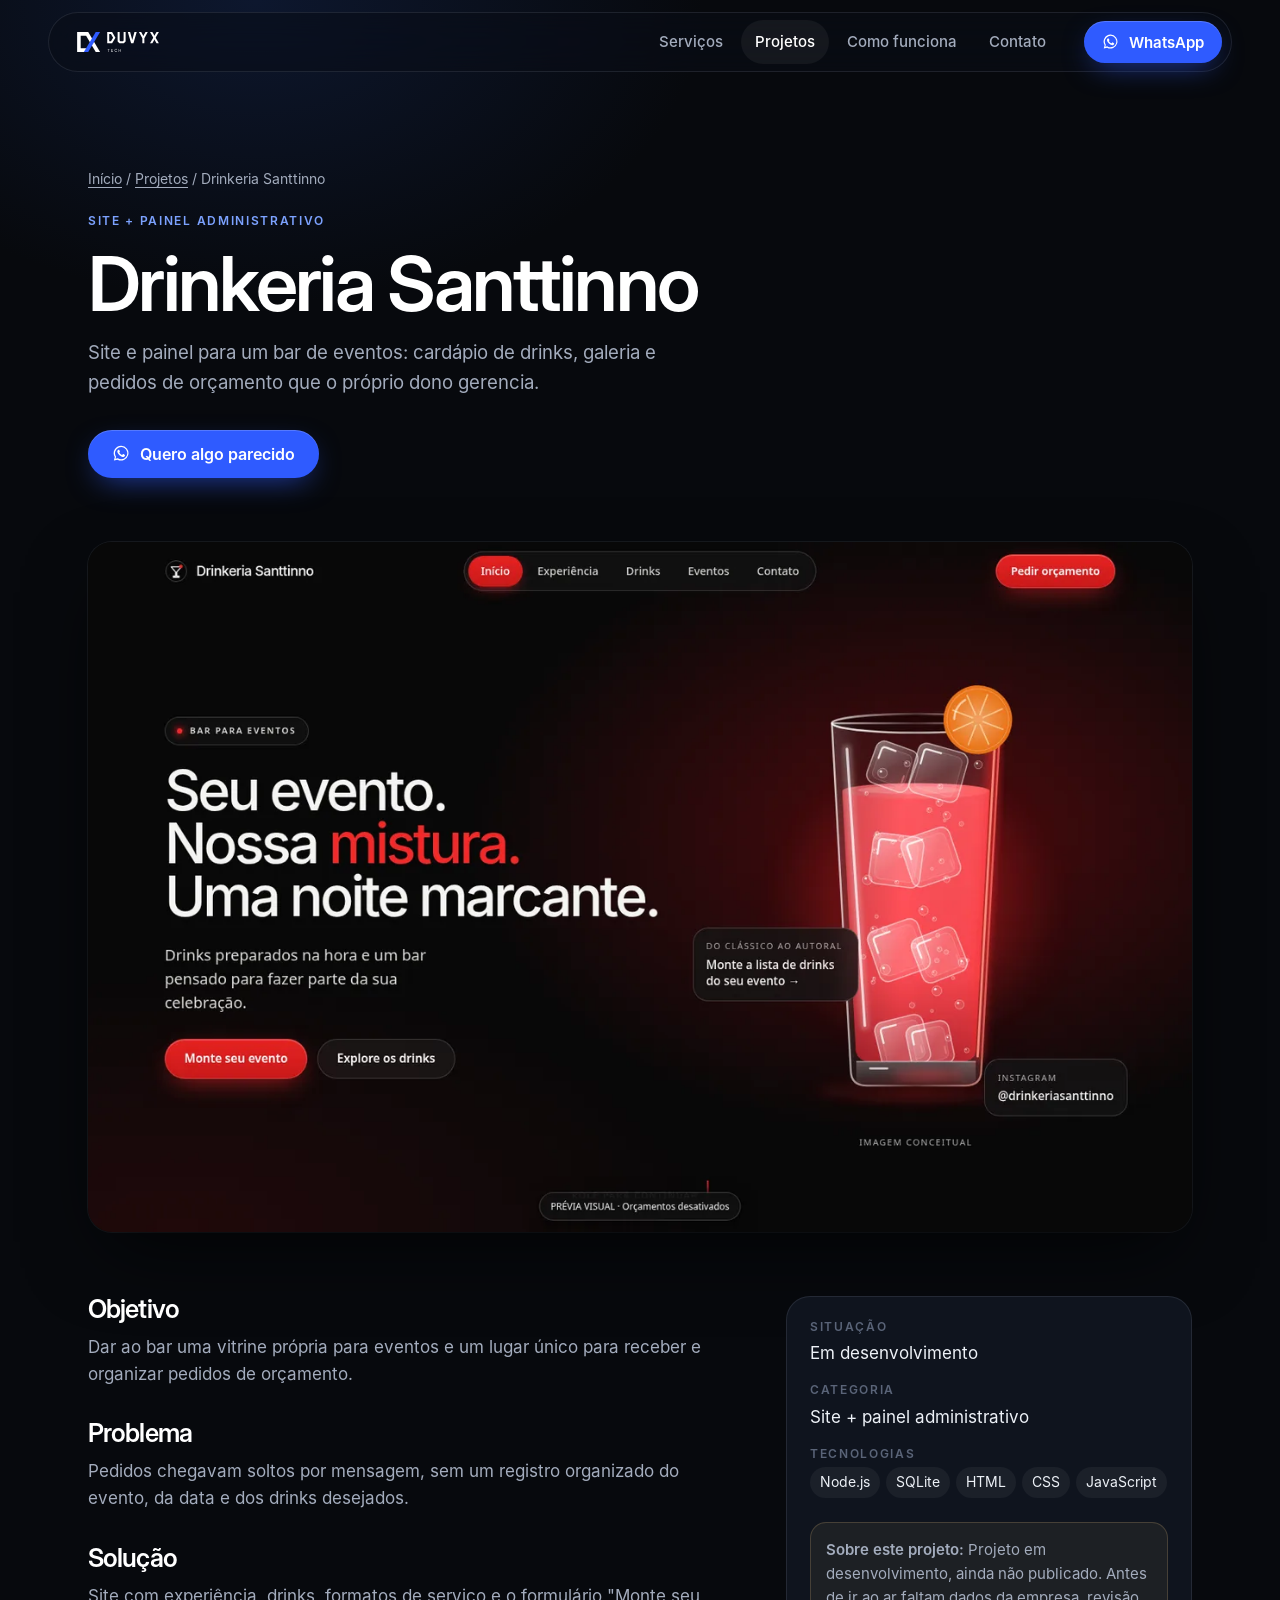
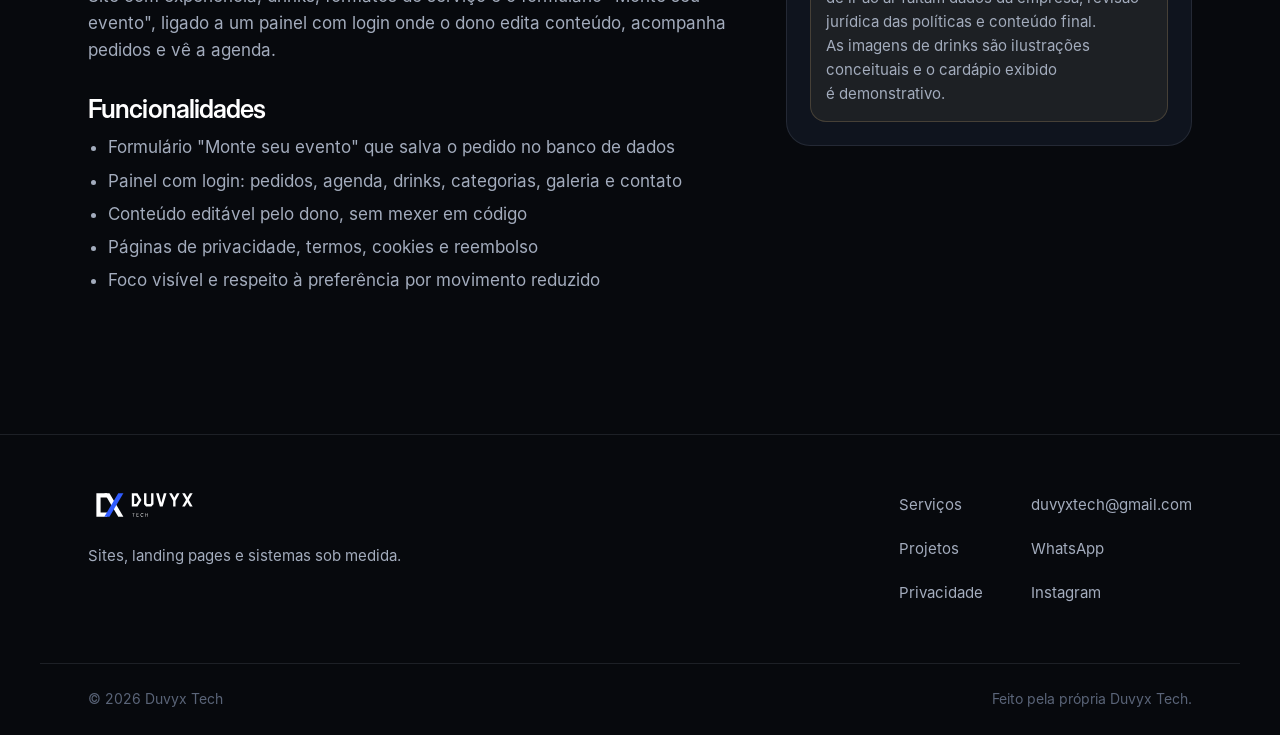
<file: portfolio/drinkeria-santtinno.html>
<!doctype html>
<html lang="pt-BR">
<head>
<meta charset="utf-8">
<meta name="viewport" content="width=device-width,initial-scale=1,viewport-fit=cover">
<meta name="format-detection" content="telephone=no">
<title>Drinkeria Santtinno · Site + painel administrativo | Duvyx Tech</title>
<meta name="description" content="Site e painel para um bar de eventos: cardápio de drinks, galeria e pedidos de orçamento que o próprio dono gerencia.">

<link rel="canonical" href="https://duvyxtech.com.br/portfolio/drinkeria-santtinno.html">
<meta property="og:type" content="website">
<meta property="og:locale" content="pt_BR">
<meta property="og:site_name" content="Duvyx Tech">
<meta property="og:title" content="Drinkeria Santtinno · Site + painel administrativo | Duvyx Tech">
<meta property="og:description" content="Site e painel para um bar de eventos: cardápio de drinks, galeria e pedidos de orçamento que o próprio dono gerencia.">
<meta property="og:url" content="https://duvyxtech.com.br/portfolio/drinkeria-santtinno.html">
<meta property="og:image" content="https://duvyxtech.com.br/assets/img/og-duvyx.jpg"><meta property="og:image:width" content="1200"><meta property="og:image:height" content="630">
<meta name="twitter:card" content="summary_large_image">
<meta name="theme-color" content="#07090D">
<link rel="icon" href="../favicon.ico" sizes="48x48">
<link rel="icon" href="../assets/favicon/favicon.svg" type="image/svg+xml">
<link rel="apple-touch-icon" href="../assets/favicon/apple-touch-icon.png">
<link rel="manifest" href="../site.webmanifest">
<link rel="preload" href="../assets/fonts/inter-400.woff" as="font" type="font/woff" crossorigin>
<link rel="preload" href="../assets/fonts/inter-display-600.woff" as="font" type="font/woff" crossorigin>
<link rel="stylesheet" href="../assets/css/fonts.css">
<link rel="stylesheet" href="../assets/css/main.css">
<script id="duvyx-config" type="application/json">{"contato":{"email":"duvyxtech@gmail.com","whatsapp":"5582999641201","_whatsapp":"Somente números com DDI e DDD, ex.: 5582999999999. Vazio = botões de WhatsApp não aparecem.","mensagemWhatsapp":"Olá! Vim pelo site da Duvyx Tech e gostaria de conversar sobre um projeto.","cidade":"","_cidade":"Opcional, ex.: Maceió — AL. Aparece no rodapé."},"formulario":{"exibir":false,"_exibir":"false = sem formulário no site: a seção de contato mostra WhatsApp, e-mail e Instagram. true = formulário de orçamento (configure o provedor abaixo).","provedor":"","_provedor":"\"formspree\", \"web3forms\" ou \"custom\". Vazio = o formulário valida os dados mas avisa que o envio ainda não está configurado (não finge enviar).","endpoint":"","_endpoint":"formspree: https://formspree.io/f/SEU_ID · custom: URL que aceite POST JSON e responda 2xx. Para web3forms deixe vazio.","web3formsAccessKey":"","_web3forms":"Chave pública de acesso do Web3Forms (é feita para ficar no front-end)."}}</script>
<script src="../assets/js/main.js" defer></script>
</head>
<body>
<a class="skip" href="#conteudo">Pular para o conteúdo</a>
<header class="site-header">
  <div class="header-bar">
    <a class="logo-link" href="../index.html"><img src="../assets/brand/duvyx-logo-transparente.svg" alt="Duvyx Tech — página inicial" width="200" height="71"></a>
    <nav id="site-nav" class="site-nav" aria-label="Principal">
      <ul class="nav-list">
        <li><a href="../index.html#servicos">Serviços</a></li>
        <li><a href="../index.html#portfolio" aria-current="page">Projetos</a></li>
        <li><a href="../index.html#processo">Como funciona</a></li>
        <li><a href="../index.html#contato">Contato</a></li>
      </ul>
    </nav>
    <a class="btn btn-primary btn-sm header-cta" href="https://wa.me/5582999641201?text=Ol%C3%A1!%20Vim%20pelo%20site%20da%20Duvyx%20Tech%20e%20gostaria%20de%20conversar%20sobre%20um%20projeto." target="_blank" rel="noopener" data-cta="whatsapp"><svg class="ico" viewBox="0 0 24 24" aria-hidden="true" focusable="false"><path fill="currentColor" d="M12 2.2a9.7 9.7 0 0 0-8.3 14.8L2.4 21.6l4.7-1.2A9.7 9.7 0 1 0 12 2.2zm0 17.7c-1.5 0-3-.4-4.3-1.2l-.3-.2-2.8.7.8-2.7-.2-.3A8 8 0 1 1 12 19.9zm4.4-6c-.2-.1-1.4-.7-1.7-.8-.2-.1-.4-.1-.5.1l-.8 1c-.1.2-.3.2-.5.1a6.6 6.6 0 0 1-3.3-2.9c-.2-.4.2-.4.7-1.3.1-.2 0-.3 0-.4l-.8-1.8c-.2-.5-.4-.4-.5-.4h-.5a.9.9 0 0 0-.7.3 2.8 2.8 0 0 0-.9 2.1 4.9 4.9 0 0 0 1 2.6 11.2 11.2 0 0 0 4.3 3.8c1.6.7 2.2.7 3 .6.5-.1 1.4-.6 1.6-1.1.2-.6.2-1 .1-1.1l-.5-.3z"/></svg><span>WhatsApp</span></a>
    <button class="nav-toggle" type="button" aria-expanded="false" aria-controls="site-nav" aria-label="Abrir menu"><span></span><span></span></button>
  </div>
</header>
<main id="conteudo" tabindex="-1">

<section class="page-hero"><div class="wrap">
  <nav class="breadcrumb" aria-label="Você está em"><a href="../index.html">Início</a> / <a href="../index.html#portfolio">Projetos</a> / Drinkeria Santtinno</nav>
  <span class="kicker">Site + painel administrativo</span>
  <h1>Drinkeria Santtinno</h1>
  <p class="section-sub">Site e painel para um bar de eventos: cardápio de drinks, galeria e pedidos de orçamento que o próprio dono gerencia.</p>
  <div class="btn-row"><a class="btn btn-primary" href="https://wa.me/5582999641201?text=Ol%C3%A1!%20Vim%20pelo%20site%20da%20Duvyx%20Tech%20e%20gostaria%20de%20conversar%20sobre%20um%20projeto." target="_blank" rel="noopener" data-cta="whatsapp"><svg class="ico" viewBox="0 0 24 24" aria-hidden="true" focusable="false"><path fill="currentColor" d="M12 2.2a9.7 9.7 0 0 0-8.3 14.8L2.4 21.6l4.7-1.2A9.7 9.7 0 1 0 12 2.2zm0 17.7c-1.5 0-3-.4-4.3-1.2l-.3-.2-2.8.7.8-2.7-.2-.3A8 8 0 1 1 12 19.9zm4.4-6c-.2-.1-1.4-.7-1.7-.8-.2-.1-.4-.1-.5.1l-.8 1c-.1.2-.3.2-.5.1a6.6 6.6 0 0 1-3.3-2.9c-.2-.4.2-.4.7-1.3.1-.2 0-.3 0-.4l-.8-1.8c-.2-.5-.4-.4-.5-.4h-.5a.9.9 0 0 0-.7.3 2.8 2.8 0 0 0-.9 2.1 4.9 4.9 0 0 0 1 2.6 11.2 11.2 0 0 0 4.3 3.8c1.6.7 2.2.7 3 .6.5-.1 1.4-.6 1.6-1.1.2-.6.2-1 .1-1.1l-.5-.3z"/></svg><span>Quero algo parecido</span></a></div>
</div></section>
<section class="section section-flush"><div class="wrap">
  <figure class="case-shot"><img src="../assets/img/portfolio/drinkeria-santtinno.webp" alt="Tela do projeto Drinkeria Santtinno" width="1280" height="800"></figure>
  <div class="case-grid">
    <div class="case-text">
      <div class="case-block"><h2>Objetivo</h2><p>Dar ao bar uma vitrine própria para eventos e um lugar único para receber e organizar pedidos de orçamento.</p></div>
      <div class="case-block"><h2>Problema</h2><p>Pedidos chegavam soltos por mensagem, sem um registro organizado do evento, da data e dos drinks desejados.</p></div>
      <div class="case-block"><h2>Solução</h2><p>Site com experiência, drinks, formatos de serviço e o formulário &quot;Monte seu evento&quot;, ligado a um painel com login onde o dono edita conteúdo, acompanha pedidos e vê a agenda.</p></div>
      <div class="case-block"><h2>Funcionalidades</h2><ul><li>Formulário &quot;Monte seu evento&quot; que salva o pedido no banco de dados</li><li>Painel com login: pedidos, agenda, drinks, categorias, galeria e contato</li><li>Conteúdo editável pelo dono, sem mexer em código</li><li>Páginas de privacidade, termos, cookies e reembolso</li><li>Foco visível e respeito à preferência por movimento reduzido</li></ul></div>
    </div>
    <aside class="case-side" aria-label="Ficha do projeto">
      <dl>
        <div><dt>Situação</dt><dd>Em desenvolvimento</dd></div>
        <div><dt>Categoria</dt><dd>Site + painel administrativo</dd></div>
        <div><dt>Tecnologias</dt><dd class="chips"><span>Node.js</span><span>SQLite</span><span>HTML</span><span>CSS</span><span>JavaScript</span></dd></div>
        
      </dl>
      <p class="notice"><strong>Sobre este projeto:</strong> Projeto em desenvolvimento, ainda não publicado. Antes de ir ao ar faltam dados da empresa, revisão jurídica das políticas e conteúdo final. As imagens de drinks são ilustrações conceituais e o cardápio exibido é demonstrativo.</p>
    </aside>
  </div>
</div></section>
</main>
<footer class="site-footer">
  <div class="wrap footer-inner">
    <div class="footer-brand">
      <a class="footer-logo" href="../index.html"><img src="../assets/brand/duvyx-logo-transparente.svg" alt="Duvyx Tech" width="180" height="64"></a>
      <p>Sites, landing pages e sistemas sob medida.</p>
    </div>
    <nav class="footer-links" aria-label="Rodapé">
      <ul>
        <li><a href="../servicos.html">Serviços</a></li>
        <li><a href="../index.html#portfolio">Projetos</a></li>
        <li><a href="../privacidade.html">Privacidade</a></li>
      </ul>
      <ul><li><a href="mailto:duvyxtech@gmail.com">duvyxtech@gmail.com</a></li><li><a href="https://wa.me/5582999641201?text=Ol%C3%A1!%20Vim%20pelo%20site%20da%20Duvyx%20Tech%20e%20gostaria%20de%20conversar%20sobre%20um%20projeto." target="_blank" rel="noopener">WhatsApp</a></li><li><a href="https://www.instagram.com/duvyxtech/" target="_blank" rel="noopener">Instagram</a></li></ul>
    </nav>
  </div>
  <div class="wrap footer-bottom"><span>© <span data-year>2026</span> Duvyx Tech</span><span>Feito pela própria Duvyx Tech.</span></div>
</footer>
<div class="dock" data-dock hidden>
  <a class="btn btn-primary dock-main" href="https://wa.me/5582999641201?text=Ol%C3%A1!%20Vim%20pelo%20site%20da%20Duvyx%20Tech%20e%20gostaria%20de%20conversar%20sobre%20um%20projeto." target="_blank" rel="noopener" data-cta="whatsapp"><svg class="ico" viewBox="0 0 24 24" aria-hidden="true" focusable="false"><path fill="currentColor" d="M12 2.2a9.7 9.7 0 0 0-8.3 14.8L2.4 21.6l4.7-1.2A9.7 9.7 0 1 0 12 2.2zm0 17.7c-1.5 0-3-.4-4.3-1.2l-.3-.2-2.8.7.8-2.7-.2-.3A8 8 0 1 1 12 19.9zm4.4-6c-.2-.1-1.4-.7-1.7-.8-.2-.1-.4-.1-.5.1l-.8 1c-.1.2-.3.2-.5.1a6.6 6.6 0 0 1-3.3-2.9c-.2-.4.2-.4.7-1.3.1-.2 0-.3 0-.4l-.8-1.8c-.2-.5-.4-.4-.5-.4h-.5a.9.9 0 0 0-.7.3 2.8 2.8 0 0 0-.9 2.1 4.9 4.9 0 0 0 1 2.6 11.2 11.2 0 0 0 4.3 3.8c1.6.7 2.2.7 3 .6.5-.1 1.4-.6 1.6-1.1.2-.6.2-1 .1-1.1l-.5-.3z"/></svg><span>Conversar no WhatsApp</span></a>
  <a class="btn btn-ghost dock-ig" href="https://www.instagram.com/duvyxtech/" target="_blank" rel="noopener" aria-label="Instagram da Duvyx Tech"><svg class="ico" viewBox="0 0 24 24" aria-hidden="true" focusable="false"><rect x="3" y="3" width="18" height="18" rx="5" fill="none" stroke="currentColor" stroke-width="1.8"/><circle cx="12" cy="12" r="4.2" fill="none" stroke="currentColor" stroke-width="1.8"/><circle cx="17.4" cy="6.6" r="1.1" fill="currentColor"/></svg></a>
</div>
</body>
</html>
</file>
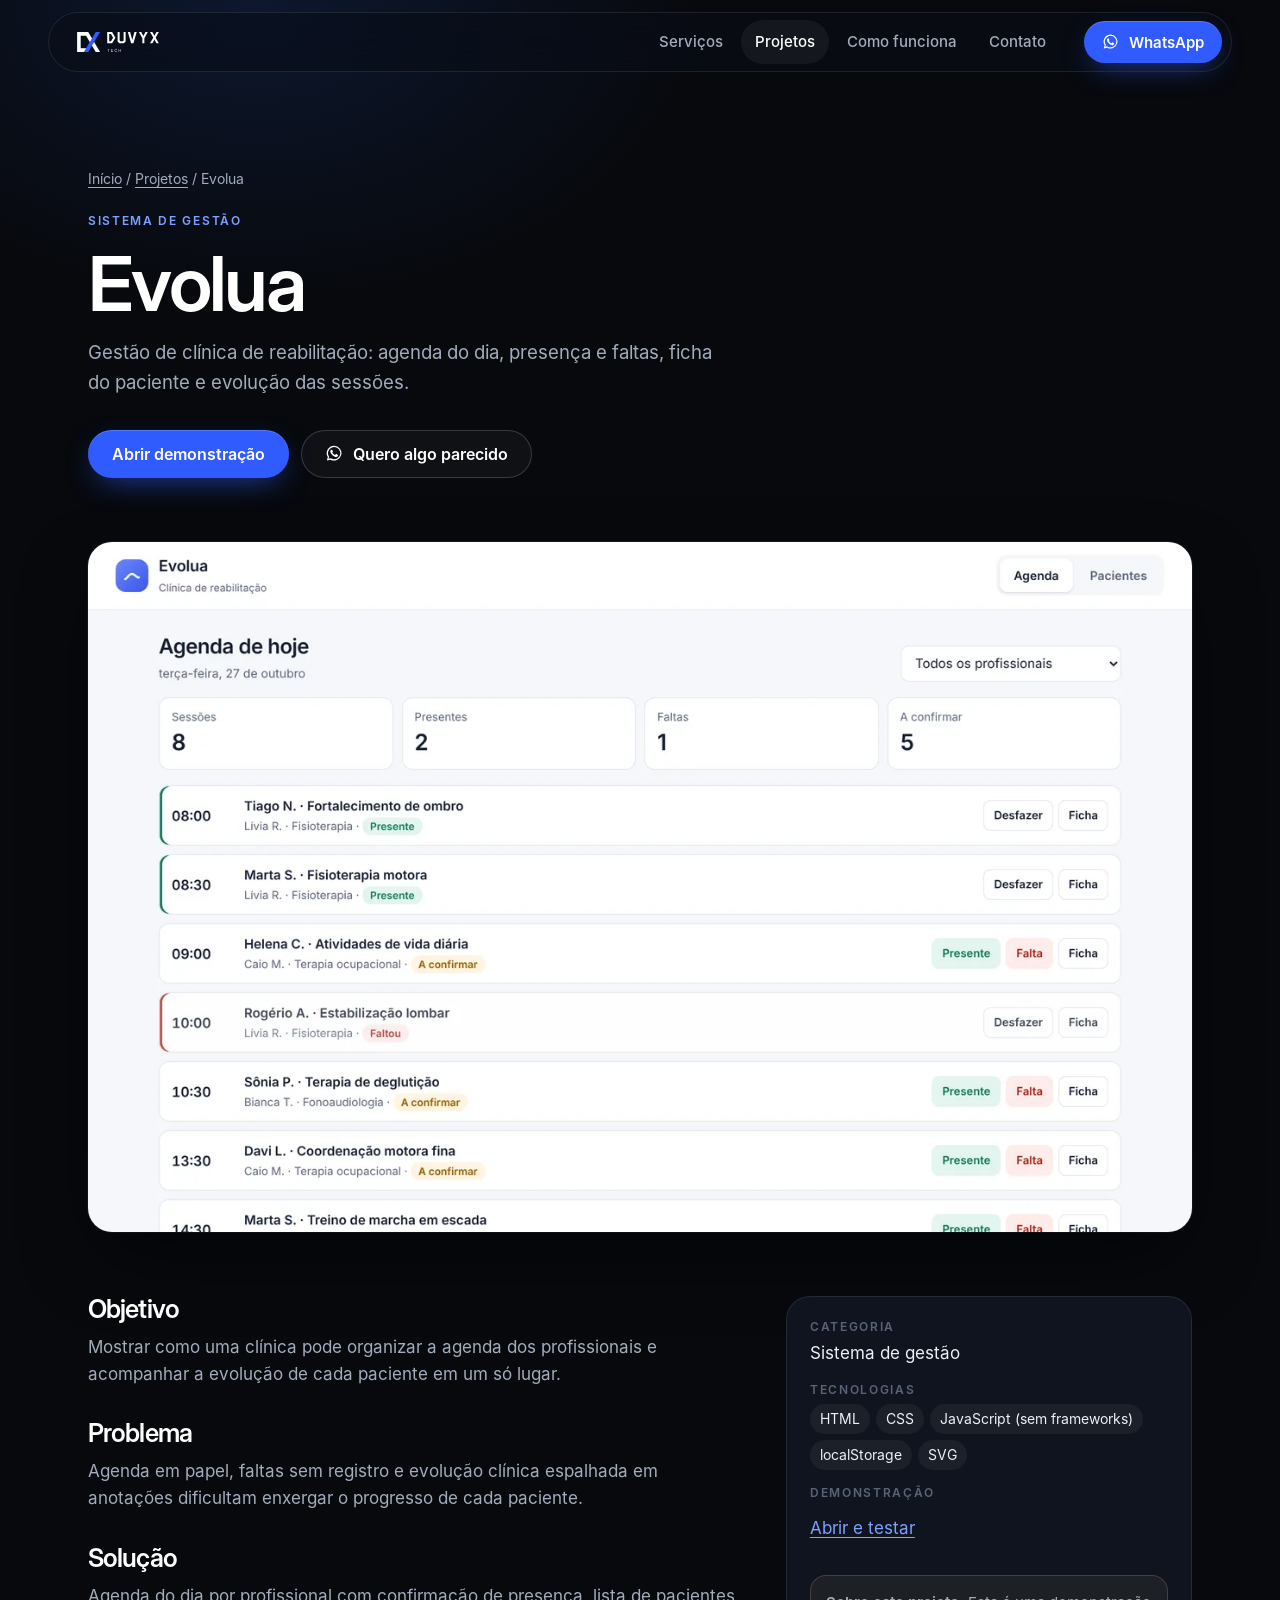
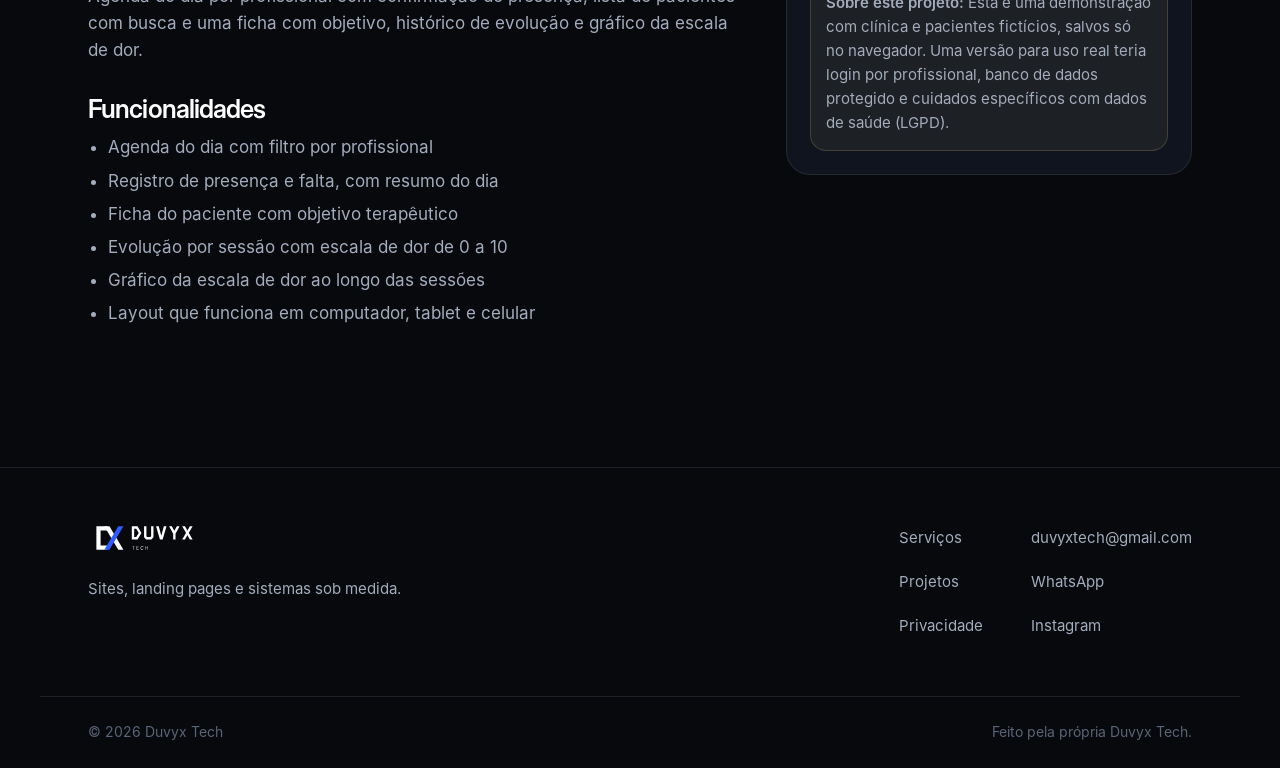
<file: portfolio/evolua.html>
<!doctype html>
<html lang="pt-BR">
<head>
<meta charset="utf-8">
<meta name="viewport" content="width=device-width,initial-scale=1,viewport-fit=cover">
<meta name="format-detection" content="telephone=no">
<title>Evolua · Sistema de gestão | Duvyx Tech</title>
<meta name="description" content="Gestão de clínica de reabilitação: agenda do dia, presença e faltas, ficha do paciente e evolução das sessões.">

<link rel="canonical" href="https://duvyxtech.com.br/portfolio/evolua.html">
<meta property="og:type" content="website">
<meta property="og:locale" content="pt_BR">
<meta property="og:site_name" content="Duvyx Tech">
<meta property="og:title" content="Evolua · Sistema de gestão | Duvyx Tech">
<meta property="og:description" content="Gestão de clínica de reabilitação: agenda do dia, presença e faltas, ficha do paciente e evolução das sessões.">
<meta property="og:url" content="https://duvyxtech.com.br/portfolio/evolua.html">
<meta property="og:image" content="https://duvyxtech.com.br/assets/img/og-duvyx.jpg"><meta property="og:image:width" content="1200"><meta property="og:image:height" content="630">
<meta name="twitter:card" content="summary_large_image">
<meta name="theme-color" content="#07090D">
<link rel="icon" href="../favicon.ico" sizes="48x48">
<link rel="icon" href="../assets/favicon/favicon.svg" type="image/svg+xml">
<link rel="apple-touch-icon" href="../assets/favicon/apple-touch-icon.png">
<link rel="manifest" href="../site.webmanifest">
<link rel="preload" href="../assets/fonts/inter-400.woff" as="font" type="font/woff" crossorigin>
<link rel="preload" href="../assets/fonts/inter-display-600.woff" as="font" type="font/woff" crossorigin>
<link rel="stylesheet" href="../assets/css/fonts.css">
<link rel="stylesheet" href="../assets/css/main.css">
<script id="duvyx-config" type="application/json">{"contato":{"email":"duvyxtech@gmail.com","whatsapp":"5582999641201","_whatsapp":"Somente números com DDI e DDD, ex.: 5582999999999. Vazio = botões de WhatsApp não aparecem.","mensagemWhatsapp":"Olá! Vim pelo site da Duvyx Tech e gostaria de conversar sobre um projeto.","cidade":"","_cidade":"Opcional, ex.: Maceió — AL. Aparece no rodapé."},"formulario":{"exibir":false,"_exibir":"false = sem formulário no site: a seção de contato mostra WhatsApp, e-mail e Instagram. true = formulário de orçamento (configure o provedor abaixo).","provedor":"","_provedor":"\"formspree\", \"web3forms\" ou \"custom\". Vazio = o formulário valida os dados mas avisa que o envio ainda não está configurado (não finge enviar).","endpoint":"","_endpoint":"formspree: https://formspree.io/f/SEU_ID · custom: URL que aceite POST JSON e responda 2xx. Para web3forms deixe vazio.","web3formsAccessKey":"","_web3forms":"Chave pública de acesso do Web3Forms (é feita para ficar no front-end)."}}</script>
<script src="../assets/js/main.js" defer></script>
</head>
<body>
<a class="skip" href="#conteudo">Pular para o conteúdo</a>
<header class="site-header">
  <div class="header-bar">
    <a class="logo-link" href="../index.html"><img src="../assets/brand/duvyx-logo-transparente.svg" alt="Duvyx Tech — página inicial" width="200" height="71"></a>
    <nav id="site-nav" class="site-nav" aria-label="Principal">
      <ul class="nav-list">
        <li><a href="../index.html#servicos">Serviços</a></li>
        <li><a href="../index.html#portfolio" aria-current="page">Projetos</a></li>
        <li><a href="../index.html#processo">Como funciona</a></li>
        <li><a href="../index.html#contato">Contato</a></li>
      </ul>
    </nav>
    <a class="btn btn-primary btn-sm header-cta" href="https://wa.me/5582999641201?text=Ol%C3%A1!%20Vim%20pelo%20site%20da%20Duvyx%20Tech%20e%20gostaria%20de%20conversar%20sobre%20um%20projeto." target="_blank" rel="noopener" data-cta="whatsapp"><svg class="ico" viewBox="0 0 24 24" aria-hidden="true" focusable="false"><path fill="currentColor" d="M12 2.2a9.7 9.7 0 0 0-8.3 14.8L2.4 21.6l4.7-1.2A9.7 9.7 0 1 0 12 2.2zm0 17.7c-1.5 0-3-.4-4.3-1.2l-.3-.2-2.8.7.8-2.7-.2-.3A8 8 0 1 1 12 19.9zm4.4-6c-.2-.1-1.4-.7-1.7-.8-.2-.1-.4-.1-.5.1l-.8 1c-.1.2-.3.2-.5.1a6.6 6.6 0 0 1-3.3-2.9c-.2-.4.2-.4.7-1.3.1-.2 0-.3 0-.4l-.8-1.8c-.2-.5-.4-.4-.5-.4h-.5a.9.9 0 0 0-.7.3 2.8 2.8 0 0 0-.9 2.1 4.9 4.9 0 0 0 1 2.6 11.2 11.2 0 0 0 4.3 3.8c1.6.7 2.2.7 3 .6.5-.1 1.4-.6 1.6-1.1.2-.6.2-1 .1-1.1l-.5-.3z"/></svg><span>WhatsApp</span></a>
    <button class="nav-toggle" type="button" aria-expanded="false" aria-controls="site-nav" aria-label="Abrir menu"><span></span><span></span></button>
  </div>
</header>
<main id="conteudo" tabindex="-1">

<section class="page-hero"><div class="wrap">
  <nav class="breadcrumb" aria-label="Você está em"><a href="../index.html">Início</a> / <a href="../index.html#portfolio">Projetos</a> / Evolua</nav>
  <span class="kicker">Sistema de gestão</span>
  <h1>Evolua</h1>
  <p class="section-sub">Gestão de clínica de reabilitação: agenda do dia, presença e faltas, ficha do paciente e evolução das sessões.</p>
  <div class="btn-row"><a class="btn btn-primary" href="../demos/evolua/">Abrir demonstração</a><a class="btn btn-ghost" href="https://wa.me/5582999641201?text=Ol%C3%A1!%20Vim%20pelo%20site%20da%20Duvyx%20Tech%20e%20gostaria%20de%20conversar%20sobre%20um%20projeto." target="_blank" rel="noopener" data-cta="whatsapp"><svg class="ico" viewBox="0 0 24 24" aria-hidden="true" focusable="false"><path fill="currentColor" d="M12 2.2a9.7 9.7 0 0 0-8.3 14.8L2.4 21.6l4.7-1.2A9.7 9.7 0 1 0 12 2.2zm0 17.7c-1.5 0-3-.4-4.3-1.2l-.3-.2-2.8.7.8-2.7-.2-.3A8 8 0 1 1 12 19.9zm4.4-6c-.2-.1-1.4-.7-1.7-.8-.2-.1-.4-.1-.5.1l-.8 1c-.1.2-.3.2-.5.1a6.6 6.6 0 0 1-3.3-2.9c-.2-.4.2-.4.7-1.3.1-.2 0-.3 0-.4l-.8-1.8c-.2-.5-.4-.4-.5-.4h-.5a.9.9 0 0 0-.7.3 2.8 2.8 0 0 0-.9 2.1 4.9 4.9 0 0 0 1 2.6 11.2 11.2 0 0 0 4.3 3.8c1.6.7 2.2.7 3 .6.5-.1 1.4-.6 1.6-1.1.2-.6.2-1 .1-1.1l-.5-.3z"/></svg><span>Quero algo parecido</span></a></div>
</div></section>
<section class="section section-flush"><div class="wrap">
  <figure class="case-shot"><img src="../assets/img/portfolio/evolua.webp" alt="Tela do projeto Evolua" width="1280" height="800"></figure>
  <div class="case-grid">
    <div class="case-text">
      <div class="case-block"><h2>Objetivo</h2><p>Mostrar como uma clínica pode organizar a agenda dos profissionais e acompanhar a evolução de cada paciente em um só lugar.</p></div>
      <div class="case-block"><h2>Problema</h2><p>Agenda em papel, faltas sem registro e evolução clínica espalhada em anotações dificultam enxergar o progresso de cada paciente.</p></div>
      <div class="case-block"><h2>Solução</h2><p>Agenda do dia por profissional com confirmação de presença, lista de pacientes com busca e uma ficha com objetivo, histórico de evolução e gráfico da escala de dor.</p></div>
      <div class="case-block"><h2>Funcionalidades</h2><ul><li>Agenda do dia com filtro por profissional</li><li>Registro de presença e falta, com resumo do dia</li><li>Ficha do paciente com objetivo terapêutico</li><li>Evolução por sessão com escala de dor de 0 a 10</li><li>Gráfico da escala de dor ao longo das sessões</li><li>Layout que funciona em computador, tablet e celular</li></ul></div>
    </div>
    <aside class="case-side" aria-label="Ficha do projeto">
      <dl>
        
        <div><dt>Categoria</dt><dd>Sistema de gestão</dd></div>
        <div><dt>Tecnologias</dt><dd class="chips"><span>HTML</span><span>CSS</span><span>JavaScript (sem frameworks)</span><span>localStorage</span><span>SVG</span></dd></div>
        <div><dt>Demonstração</dt><dd><a href="../demos/evolua/">Abrir e testar</a></dd></div>
      </dl>
      <p class="notice"><strong>Sobre este projeto:</strong> Esta é uma demonstração com clínica e pacientes fictícios, salvos só no navegador. Uma versão para uso real teria login por profissional, banco de dados protegido e cuidados específicos com dados de saúde (LGPD).</p>
    </aside>
  </div>
</div></section>
</main>
<footer class="site-footer">
  <div class="wrap footer-inner">
    <div class="footer-brand">
      <a class="footer-logo" href="../index.html"><img src="../assets/brand/duvyx-logo-transparente.svg" alt="Duvyx Tech" width="180" height="64"></a>
      <p>Sites, landing pages e sistemas sob medida.</p>
    </div>
    <nav class="footer-links" aria-label="Rodapé">
      <ul>
        <li><a href="../servicos.html">Serviços</a></li>
        <li><a href="../index.html#portfolio">Projetos</a></li>
        <li><a href="../privacidade.html">Privacidade</a></li>
      </ul>
      <ul><li><a href="mailto:duvyxtech@gmail.com">duvyxtech@gmail.com</a></li><li><a href="https://wa.me/5582999641201?text=Ol%C3%A1!%20Vim%20pelo%20site%20da%20Duvyx%20Tech%20e%20gostaria%20de%20conversar%20sobre%20um%20projeto." target="_blank" rel="noopener">WhatsApp</a></li><li><a href="https://www.instagram.com/duvyxtech/" target="_blank" rel="noopener">Instagram</a></li></ul>
    </nav>
  </div>
  <div class="wrap footer-bottom"><span>© <span data-year>2026</span> Duvyx Tech</span><span>Feito pela própria Duvyx Tech.</span></div>
</footer>
<div class="dock" data-dock hidden>
  <a class="btn btn-primary dock-main" href="https://wa.me/5582999641201?text=Ol%C3%A1!%20Vim%20pelo%20site%20da%20Duvyx%20Tech%20e%20gostaria%20de%20conversar%20sobre%20um%20projeto." target="_blank" rel="noopener" data-cta="whatsapp"><svg class="ico" viewBox="0 0 24 24" aria-hidden="true" focusable="false"><path fill="currentColor" d="M12 2.2a9.7 9.7 0 0 0-8.3 14.8L2.4 21.6l4.7-1.2A9.7 9.7 0 1 0 12 2.2zm0 17.7c-1.5 0-3-.4-4.3-1.2l-.3-.2-2.8.7.8-2.7-.2-.3A8 8 0 1 1 12 19.9zm4.4-6c-.2-.1-1.4-.7-1.7-.8-.2-.1-.4-.1-.5.1l-.8 1c-.1.2-.3.2-.5.1a6.6 6.6 0 0 1-3.3-2.9c-.2-.4.2-.4.7-1.3.1-.2 0-.3 0-.4l-.8-1.8c-.2-.5-.4-.4-.5-.4h-.5a.9.9 0 0 0-.7.3 2.8 2.8 0 0 0-.9 2.1 4.9 4.9 0 0 0 1 2.6 11.2 11.2 0 0 0 4.3 3.8c1.6.7 2.2.7 3 .6.5-.1 1.4-.6 1.6-1.1.2-.6.2-1 .1-1.1l-.5-.3z"/></svg><span>Conversar no WhatsApp</span></a>
  <a class="btn btn-ghost dock-ig" href="https://www.instagram.com/duvyxtech/" target="_blank" rel="noopener" aria-label="Instagram da Duvyx Tech"><svg class="ico" viewBox="0 0 24 24" aria-hidden="true" focusable="false"><rect x="3" y="3" width="18" height="18" rx="5" fill="none" stroke="currentColor" stroke-width="1.8"/><circle cx="12" cy="12" r="4.2" fill="none" stroke="currentColor" stroke-width="1.8"/><circle cx="17.4" cy="6.6" r="1.1" fill="currentColor"/></svg></a>
</div>
</body>
</html>
</file>
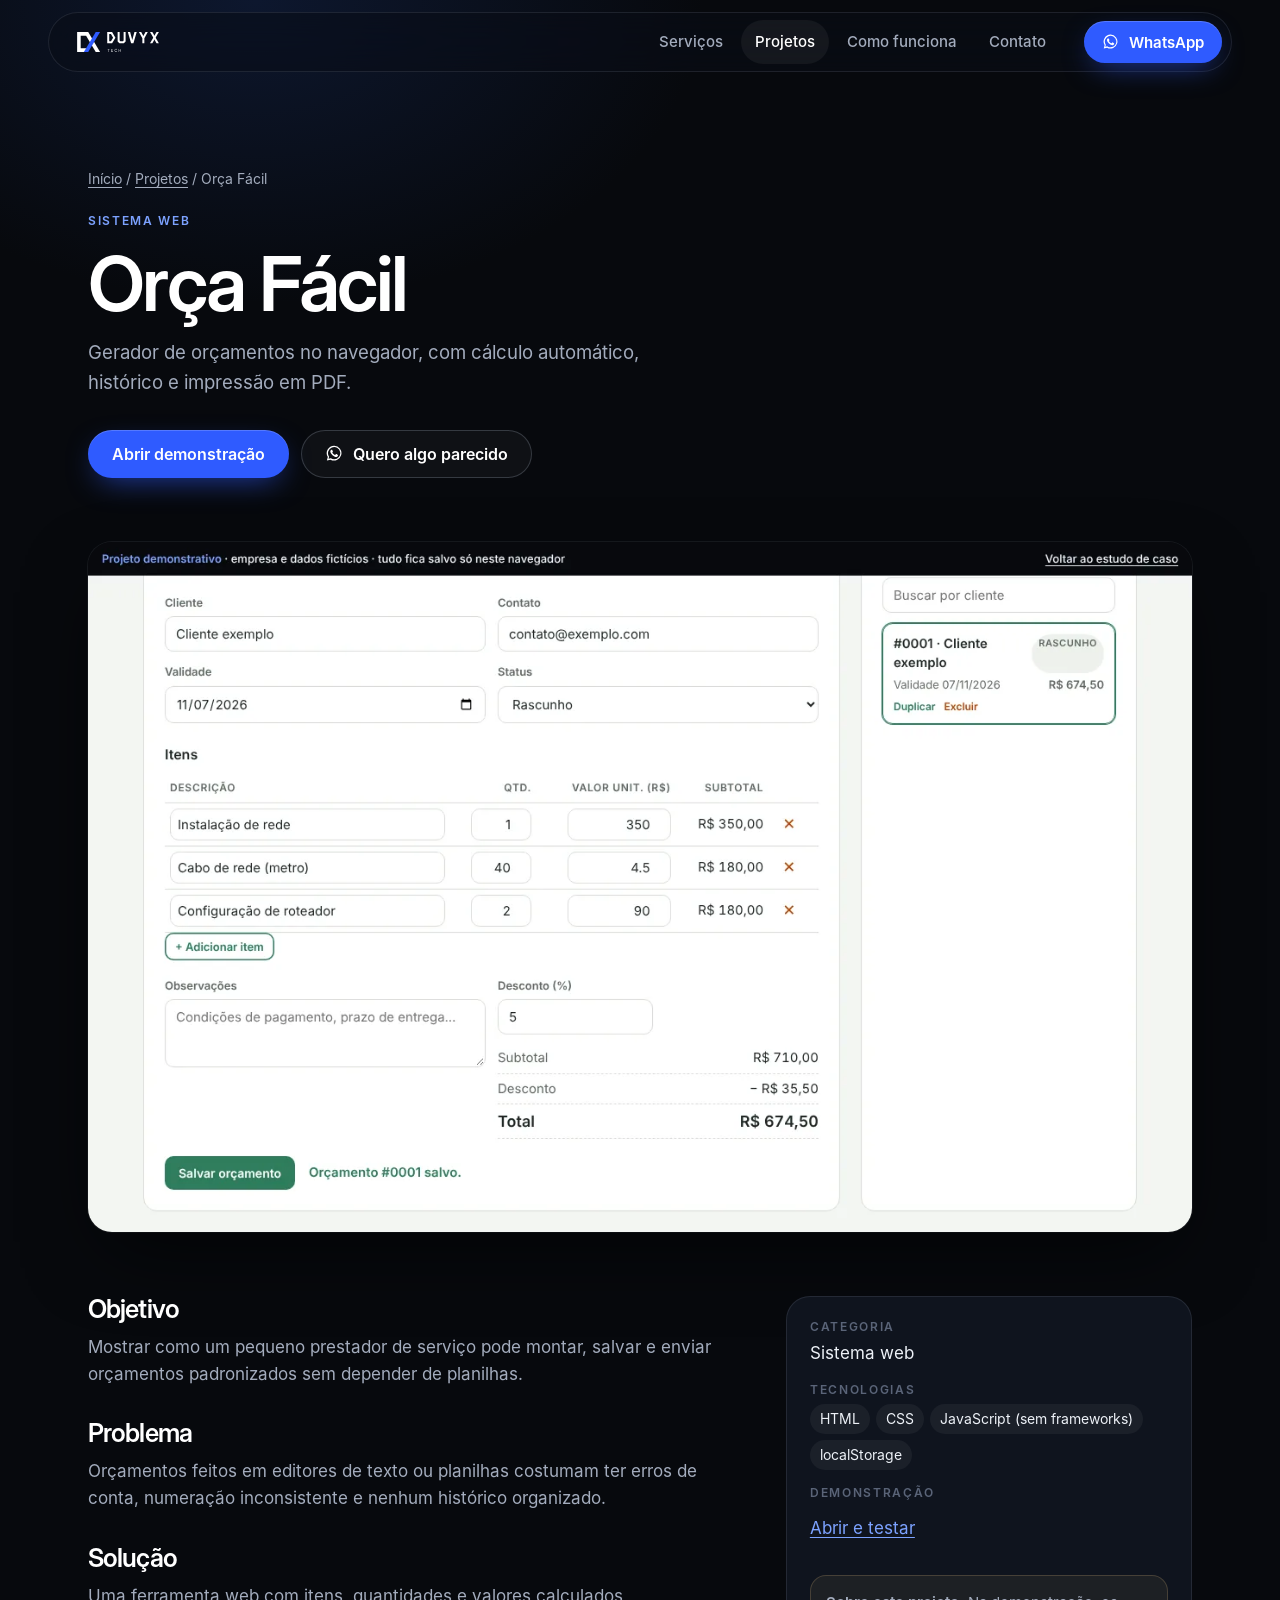
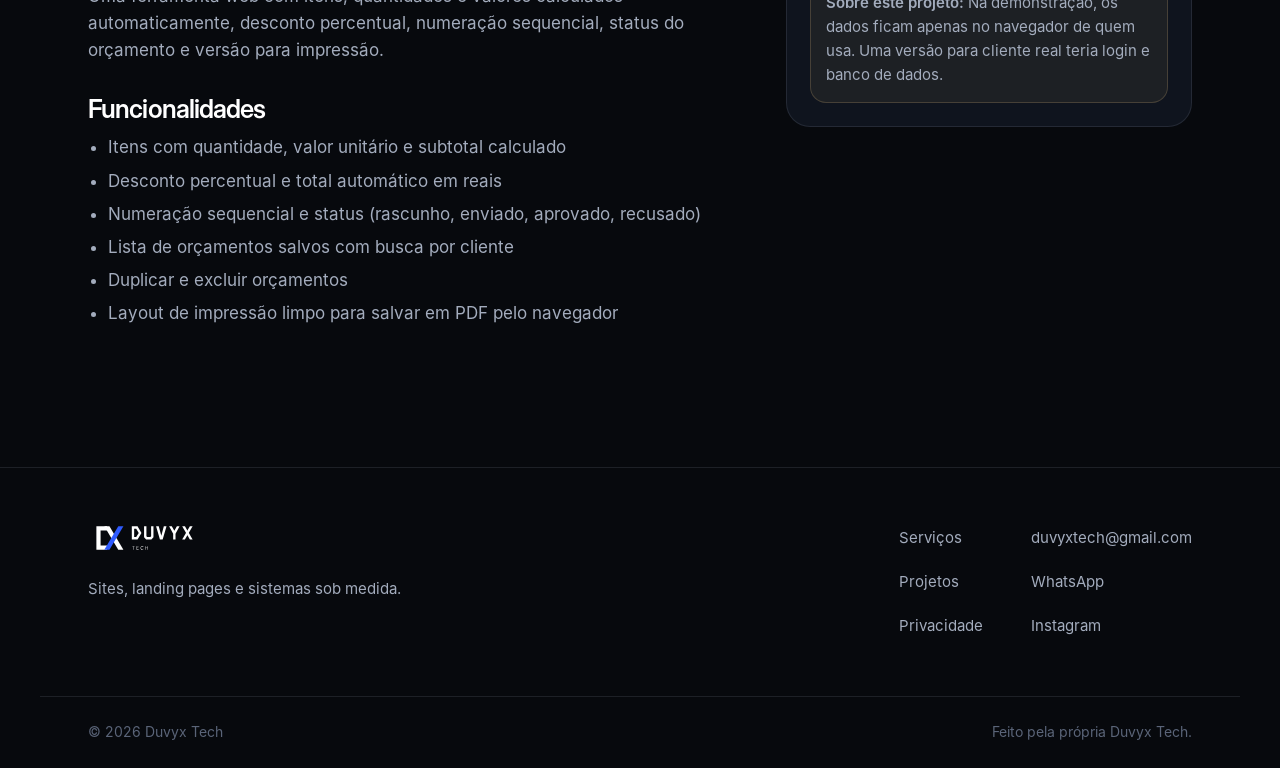
<file: portfolio/orca-facil.html>
<!doctype html>
<html lang="pt-BR">
<head>
<meta charset="utf-8">
<meta name="viewport" content="width=device-width,initial-scale=1,viewport-fit=cover">
<meta name="format-detection" content="telephone=no">
<title>Orça Fácil · Sistema web | Duvyx Tech</title>
<meta name="description" content="Gerador de orçamentos no navegador, com cálculo automático, histórico e impressão em PDF.">

<link rel="canonical" href="https://duvyxtech.com.br/portfolio/orca-facil.html">
<meta property="og:type" content="website">
<meta property="og:locale" content="pt_BR">
<meta property="og:site_name" content="Duvyx Tech">
<meta property="og:title" content="Orça Fácil · Sistema web | Duvyx Tech">
<meta property="og:description" content="Gerador de orçamentos no navegador, com cálculo automático, histórico e impressão em PDF.">
<meta property="og:url" content="https://duvyxtech.com.br/portfolio/orca-facil.html">
<meta property="og:image" content="https://duvyxtech.com.br/assets/img/og-duvyx.jpg"><meta property="og:image:width" content="1200"><meta property="og:image:height" content="630">
<meta name="twitter:card" content="summary_large_image">
<meta name="theme-color" content="#07090D">
<link rel="icon" href="../favicon.ico" sizes="48x48">
<link rel="icon" href="../assets/favicon/favicon.svg" type="image/svg+xml">
<link rel="apple-touch-icon" href="../assets/favicon/apple-touch-icon.png">
<link rel="manifest" href="../site.webmanifest">
<link rel="preload" href="../assets/fonts/inter-400.woff" as="font" type="font/woff" crossorigin>
<link rel="preload" href="../assets/fonts/inter-display-600.woff" as="font" type="font/woff" crossorigin>
<link rel="stylesheet" href="../assets/css/fonts.css">
<link rel="stylesheet" href="../assets/css/main.css">
<script id="duvyx-config" type="application/json">{"contato":{"email":"duvyxtech@gmail.com","whatsapp":"5582999641201","_whatsapp":"Somente números com DDI e DDD, ex.: 5582999999999. Vazio = botões de WhatsApp não aparecem.","mensagemWhatsapp":"Olá! Vim pelo site da Duvyx Tech e gostaria de conversar sobre um projeto.","cidade":"","_cidade":"Opcional, ex.: Maceió — AL. Aparece no rodapé."},"formulario":{"exibir":false,"_exibir":"false = sem formulário no site: a seção de contato mostra WhatsApp, e-mail e Instagram. true = formulário de orçamento (configure o provedor abaixo).","provedor":"","_provedor":"\"formspree\", \"web3forms\" ou \"custom\". Vazio = o formulário valida os dados mas avisa que o envio ainda não está configurado (não finge enviar).","endpoint":"","_endpoint":"formspree: https://formspree.io/f/SEU_ID · custom: URL que aceite POST JSON e responda 2xx. Para web3forms deixe vazio.","web3formsAccessKey":"","_web3forms":"Chave pública de acesso do Web3Forms (é feita para ficar no front-end)."}}</script>
<script src="../assets/js/main.js" defer></script>
</head>
<body>
<a class="skip" href="#conteudo">Pular para o conteúdo</a>
<header class="site-header">
  <div class="header-bar">
    <a class="logo-link" href="../index.html"><img src="../assets/brand/duvyx-logo-transparente.svg" alt="Duvyx Tech — página inicial" width="200" height="71"></a>
    <nav id="site-nav" class="site-nav" aria-label="Principal">
      <ul class="nav-list">
        <li><a href="../index.html#servicos">Serviços</a></li>
        <li><a href="../index.html#portfolio" aria-current="page">Projetos</a></li>
        <li><a href="../index.html#processo">Como funciona</a></li>
        <li><a href="../index.html#contato">Contato</a></li>
      </ul>
    </nav>
    <a class="btn btn-primary btn-sm header-cta" href="https://wa.me/5582999641201?text=Ol%C3%A1!%20Vim%20pelo%20site%20da%20Duvyx%20Tech%20e%20gostaria%20de%20conversar%20sobre%20um%20projeto." target="_blank" rel="noopener" data-cta="whatsapp"><svg class="ico" viewBox="0 0 24 24" aria-hidden="true" focusable="false"><path fill="currentColor" d="M12 2.2a9.7 9.7 0 0 0-8.3 14.8L2.4 21.6l4.7-1.2A9.7 9.7 0 1 0 12 2.2zm0 17.7c-1.5 0-3-.4-4.3-1.2l-.3-.2-2.8.7.8-2.7-.2-.3A8 8 0 1 1 12 19.9zm4.4-6c-.2-.1-1.4-.7-1.7-.8-.2-.1-.4-.1-.5.1l-.8 1c-.1.2-.3.2-.5.1a6.6 6.6 0 0 1-3.3-2.9c-.2-.4.2-.4.7-1.3.1-.2 0-.3 0-.4l-.8-1.8c-.2-.5-.4-.4-.5-.4h-.5a.9.9 0 0 0-.7.3 2.8 2.8 0 0 0-.9 2.1 4.9 4.9 0 0 0 1 2.6 11.2 11.2 0 0 0 4.3 3.8c1.6.7 2.2.7 3 .6.5-.1 1.4-.6 1.6-1.1.2-.6.2-1 .1-1.1l-.5-.3z"/></svg><span>WhatsApp</span></a>
    <button class="nav-toggle" type="button" aria-expanded="false" aria-controls="site-nav" aria-label="Abrir menu"><span></span><span></span></button>
  </div>
</header>
<main id="conteudo" tabindex="-1">

<section class="page-hero"><div class="wrap">
  <nav class="breadcrumb" aria-label="Você está em"><a href="../index.html">Início</a> / <a href="../index.html#portfolio">Projetos</a> / Orça Fácil</nav>
  <span class="kicker">Sistema web</span>
  <h1>Orça Fácil</h1>
  <p class="section-sub">Gerador de orçamentos no navegador, com cálculo automático, histórico e impressão em PDF.</p>
  <div class="btn-row"><a class="btn btn-primary" href="../demos/orca-facil/">Abrir demonstração</a><a class="btn btn-ghost" href="https://wa.me/5582999641201?text=Ol%C3%A1!%20Vim%20pelo%20site%20da%20Duvyx%20Tech%20e%20gostaria%20de%20conversar%20sobre%20um%20projeto." target="_blank" rel="noopener" data-cta="whatsapp"><svg class="ico" viewBox="0 0 24 24" aria-hidden="true" focusable="false"><path fill="currentColor" d="M12 2.2a9.7 9.7 0 0 0-8.3 14.8L2.4 21.6l4.7-1.2A9.7 9.7 0 1 0 12 2.2zm0 17.7c-1.5 0-3-.4-4.3-1.2l-.3-.2-2.8.7.8-2.7-.2-.3A8 8 0 1 1 12 19.9zm4.4-6c-.2-.1-1.4-.7-1.7-.8-.2-.1-.4-.1-.5.1l-.8 1c-.1.2-.3.2-.5.1a6.6 6.6 0 0 1-3.3-2.9c-.2-.4.2-.4.7-1.3.1-.2 0-.3 0-.4l-.8-1.8c-.2-.5-.4-.4-.5-.4h-.5a.9.9 0 0 0-.7.3 2.8 2.8 0 0 0-.9 2.1 4.9 4.9 0 0 0 1 2.6 11.2 11.2 0 0 0 4.3 3.8c1.6.7 2.2.7 3 .6.5-.1 1.4-.6 1.6-1.1.2-.6.2-1 .1-1.1l-.5-.3z"/></svg><span>Quero algo parecido</span></a></div>
</div></section>
<section class="section section-flush"><div class="wrap">
  <figure class="case-shot"><img src="../assets/img/portfolio/orca-facil.webp" alt="Tela do projeto Orça Fácil" width="1280" height="800"></figure>
  <div class="case-grid">
    <div class="case-text">
      <div class="case-block"><h2>Objetivo</h2><p>Mostrar como um pequeno prestador de serviço pode montar, salvar e enviar orçamentos padronizados sem depender de planilhas.</p></div>
      <div class="case-block"><h2>Problema</h2><p>Orçamentos feitos em editores de texto ou planilhas costumam ter erros de conta, numeração inconsistente e nenhum histórico organizado.</p></div>
      <div class="case-block"><h2>Solução</h2><p>Uma ferramenta web com itens, quantidades e valores calculados automaticamente, desconto percentual, numeração sequencial, status do orçamento e versão para impressão.</p></div>
      <div class="case-block"><h2>Funcionalidades</h2><ul><li>Itens com quantidade, valor unitário e subtotal calculado</li><li>Desconto percentual e total automático em reais</li><li>Numeração sequencial e status (rascunho, enviado, aprovado, recusado)</li><li>Lista de orçamentos salvos com busca por cliente</li><li>Duplicar e excluir orçamentos</li><li>Layout de impressão limpo para salvar em PDF pelo navegador</li></ul></div>
    </div>
    <aside class="case-side" aria-label="Ficha do projeto">
      <dl>
        
        <div><dt>Categoria</dt><dd>Sistema web</dd></div>
        <div><dt>Tecnologias</dt><dd class="chips"><span>HTML</span><span>CSS</span><span>JavaScript (sem frameworks)</span><span>localStorage</span></dd></div>
        <div><dt>Demonstração</dt><dd><a href="../demos/orca-facil/">Abrir e testar</a></dd></div>
      </dl>
      <p class="notice"><strong>Sobre este projeto:</strong> Na demonstração, os dados ficam apenas no navegador de quem usa. Uma versão para cliente real teria login e banco de dados.</p>
    </aside>
  </div>
</div></section>
</main>
<footer class="site-footer">
  <div class="wrap footer-inner">
    <div class="footer-brand">
      <a class="footer-logo" href="../index.html"><img src="../assets/brand/duvyx-logo-transparente.svg" alt="Duvyx Tech" width="180" height="64"></a>
      <p>Sites, landing pages e sistemas sob medida.</p>
    </div>
    <nav class="footer-links" aria-label="Rodapé">
      <ul>
        <li><a href="../servicos.html">Serviços</a></li>
        <li><a href="../index.html#portfolio">Projetos</a></li>
        <li><a href="../privacidade.html">Privacidade</a></li>
      </ul>
      <ul><li><a href="mailto:duvyxtech@gmail.com">duvyxtech@gmail.com</a></li><li><a href="https://wa.me/5582999641201?text=Ol%C3%A1!%20Vim%20pelo%20site%20da%20Duvyx%20Tech%20e%20gostaria%20de%20conversar%20sobre%20um%20projeto." target="_blank" rel="noopener">WhatsApp</a></li><li><a href="https://www.instagram.com/duvyxtech/" target="_blank" rel="noopener">Instagram</a></li></ul>
    </nav>
  </div>
  <div class="wrap footer-bottom"><span>© <span data-year>2026</span> Duvyx Tech</span><span>Feito pela própria Duvyx Tech.</span></div>
</footer>
<div class="dock" data-dock hidden>
  <a class="btn btn-primary dock-main" href="https://wa.me/5582999641201?text=Ol%C3%A1!%20Vim%20pelo%20site%20da%20Duvyx%20Tech%20e%20gostaria%20de%20conversar%20sobre%20um%20projeto." target="_blank" rel="noopener" data-cta="whatsapp"><svg class="ico" viewBox="0 0 24 24" aria-hidden="true" focusable="false"><path fill="currentColor" d="M12 2.2a9.7 9.7 0 0 0-8.3 14.8L2.4 21.6l4.7-1.2A9.7 9.7 0 1 0 12 2.2zm0 17.7c-1.5 0-3-.4-4.3-1.2l-.3-.2-2.8.7.8-2.7-.2-.3A8 8 0 1 1 12 19.9zm4.4-6c-.2-.1-1.4-.7-1.7-.8-.2-.1-.4-.1-.5.1l-.8 1c-.1.2-.3.2-.5.1a6.6 6.6 0 0 1-3.3-2.9c-.2-.4.2-.4.7-1.3.1-.2 0-.3 0-.4l-.8-1.8c-.2-.5-.4-.4-.5-.4h-.5a.9.9 0 0 0-.7.3 2.8 2.8 0 0 0-.9 2.1 4.9 4.9 0 0 0 1 2.6 11.2 11.2 0 0 0 4.3 3.8c1.6.7 2.2.7 3 .6.5-.1 1.4-.6 1.6-1.1.2-.6.2-1 .1-1.1l-.5-.3z"/></svg><span>Conversar no WhatsApp</span></a>
  <a class="btn btn-ghost dock-ig" href="https://www.instagram.com/duvyxtech/" target="_blank" rel="noopener" aria-label="Instagram da Duvyx Tech"><svg class="ico" viewBox="0 0 24 24" aria-hidden="true" focusable="false"><rect x="3" y="3" width="18" height="18" rx="5" fill="none" stroke="currentColor" stroke-width="1.8"/><circle cx="12" cy="12" r="4.2" fill="none" stroke="currentColor" stroke-width="1.8"/><circle cx="17.4" cy="6.6" r="1.1" fill="currentColor"/></svg></a>
</div>
</body>
</html>
</file>
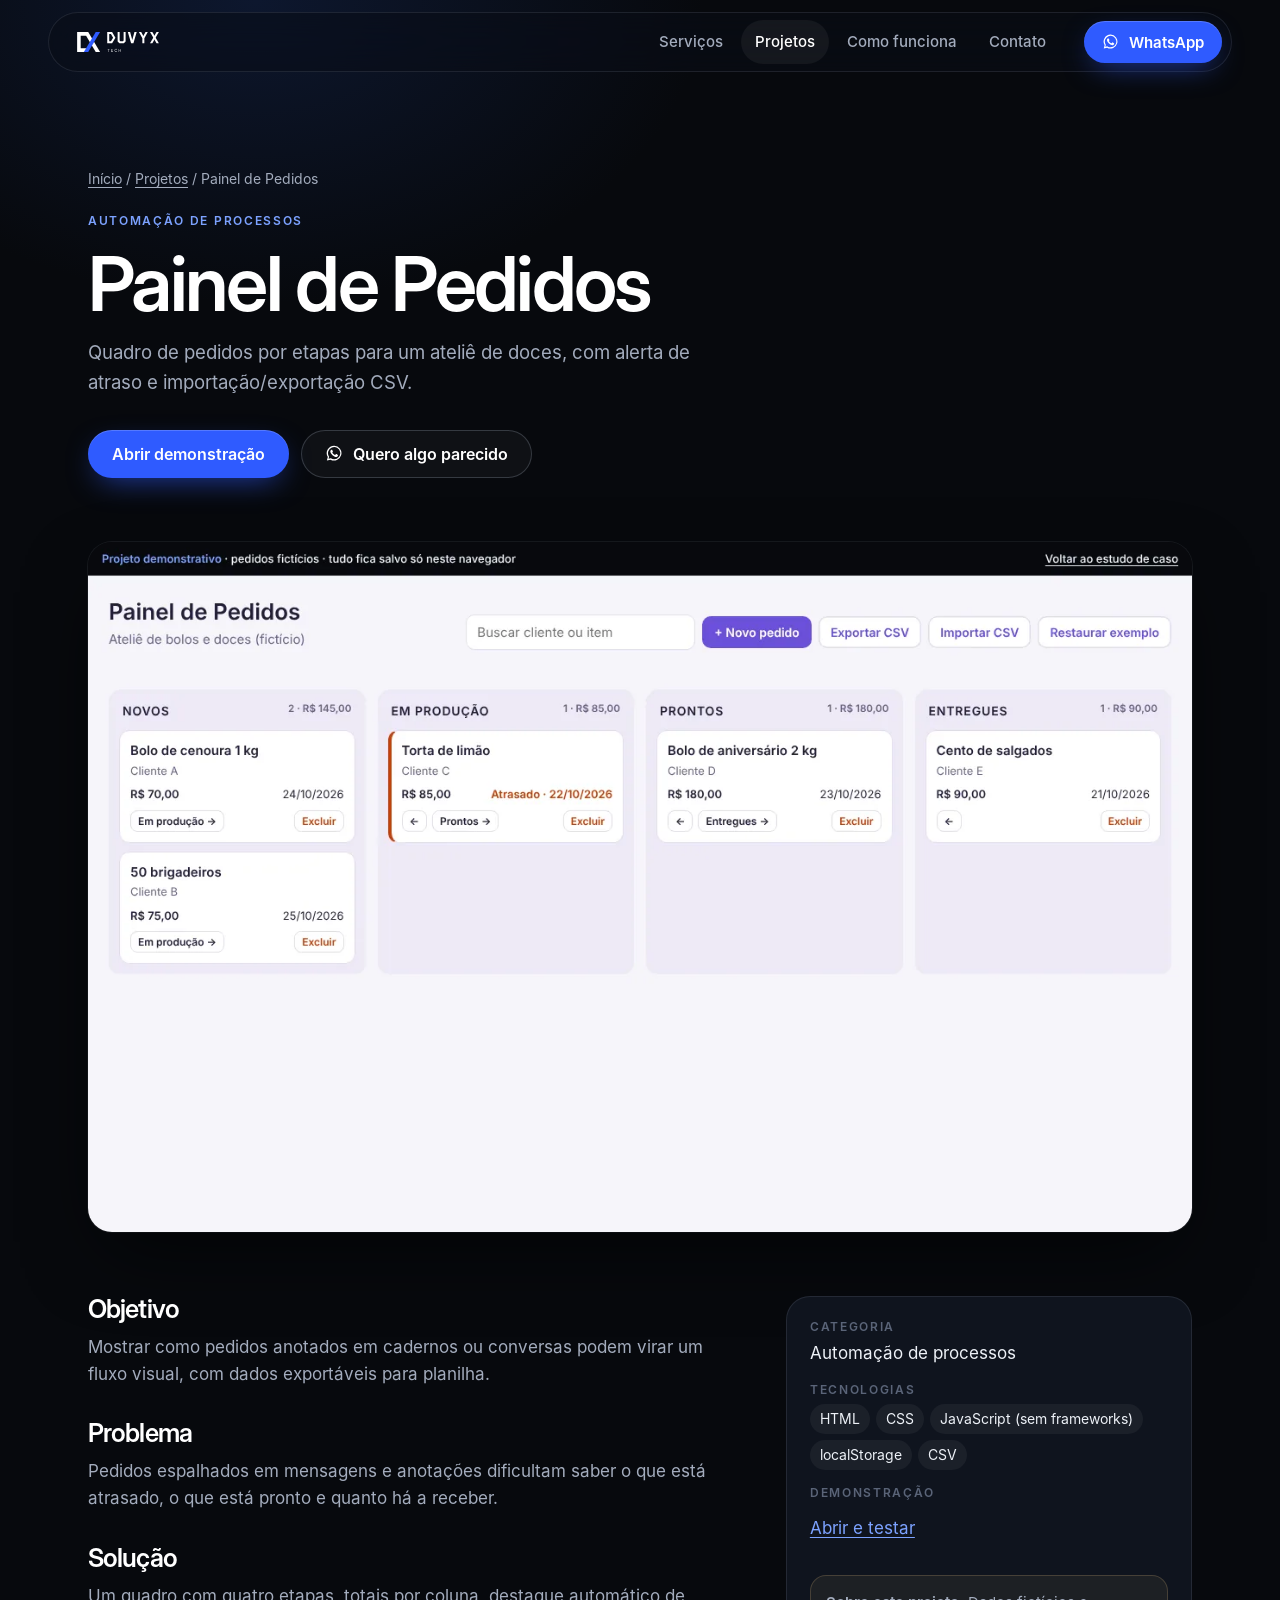
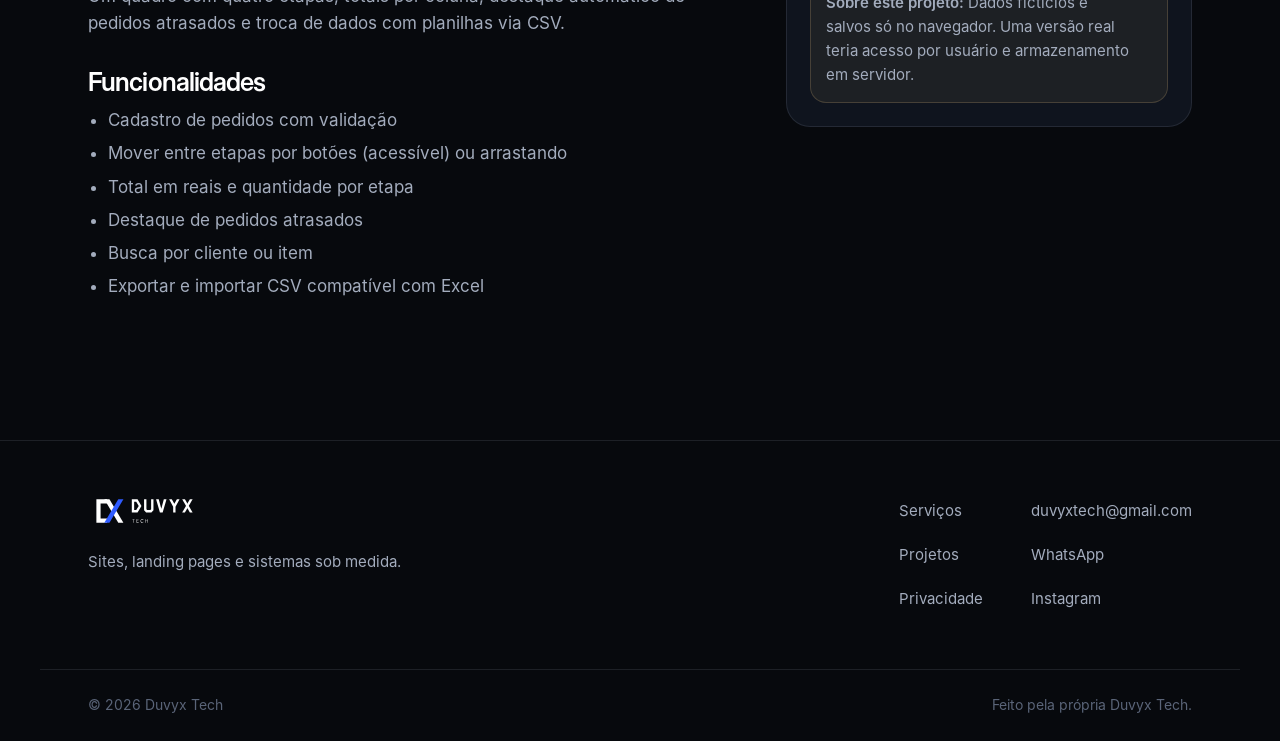
<file: portfolio/painel-pedidos.html>
<!doctype html>
<html lang="pt-BR">
<head>
<meta charset="utf-8">
<meta name="viewport" content="width=device-width,initial-scale=1,viewport-fit=cover">
<meta name="format-detection" content="telephone=no">
<title>Painel de Pedidos · Automação de processos | Duvyx Tech</title>
<meta name="description" content="Quadro de pedidos por etapas para um ateliê de doces, com alerta de atraso e importação/exportação CSV.">

<link rel="canonical" href="https://duvyxtech.com.br/portfolio/painel-pedidos.html">
<meta property="og:type" content="website">
<meta property="og:locale" content="pt_BR">
<meta property="og:site_name" content="Duvyx Tech">
<meta property="og:title" content="Painel de Pedidos · Automação de processos | Duvyx Tech">
<meta property="og:description" content="Quadro de pedidos por etapas para um ateliê de doces, com alerta de atraso e importação/exportação CSV.">
<meta property="og:url" content="https://duvyxtech.com.br/portfolio/painel-pedidos.html">
<meta property="og:image" content="https://duvyxtech.com.br/assets/img/og-duvyx.jpg"><meta property="og:image:width" content="1200"><meta property="og:image:height" content="630">
<meta name="twitter:card" content="summary_large_image">
<meta name="theme-color" content="#07090D">
<link rel="icon" href="../favicon.ico" sizes="48x48">
<link rel="icon" href="../assets/favicon/favicon.svg" type="image/svg+xml">
<link rel="apple-touch-icon" href="../assets/favicon/apple-touch-icon.png">
<link rel="manifest" href="../site.webmanifest">
<link rel="preload" href="../assets/fonts/inter-400.woff" as="font" type="font/woff" crossorigin>
<link rel="preload" href="../assets/fonts/inter-display-600.woff" as="font" type="font/woff" crossorigin>
<link rel="stylesheet" href="../assets/css/fonts.css">
<link rel="stylesheet" href="../assets/css/main.css">
<script id="duvyx-config" type="application/json">{"contato":{"email":"duvyxtech@gmail.com","whatsapp":"5582999641201","_whatsapp":"Somente números com DDI e DDD, ex.: 5582999999999. Vazio = botões de WhatsApp não aparecem.","mensagemWhatsapp":"Olá! Vim pelo site da Duvyx Tech e gostaria de conversar sobre um projeto.","cidade":"","_cidade":"Opcional, ex.: Maceió — AL. Aparece no rodapé."},"formulario":{"exibir":false,"_exibir":"false = sem formulário no site: a seção de contato mostra WhatsApp, e-mail e Instagram. true = formulário de orçamento (configure o provedor abaixo).","provedor":"","_provedor":"\"formspree\", \"web3forms\" ou \"custom\". Vazio = o formulário valida os dados mas avisa que o envio ainda não está configurado (não finge enviar).","endpoint":"","_endpoint":"formspree: https://formspree.io/f/SEU_ID · custom: URL que aceite POST JSON e responda 2xx. Para web3forms deixe vazio.","web3formsAccessKey":"","_web3forms":"Chave pública de acesso do Web3Forms (é feita para ficar no front-end)."}}</script>
<script src="../assets/js/main.js" defer></script>
</head>
<body>
<a class="skip" href="#conteudo">Pular para o conteúdo</a>
<header class="site-header">
  <div class="header-bar">
    <a class="logo-link" href="../index.html"><img src="../assets/brand/duvyx-logo-transparente.svg" alt="Duvyx Tech — página inicial" width="200" height="71"></a>
    <nav id="site-nav" class="site-nav" aria-label="Principal">
      <ul class="nav-list">
        <li><a href="../index.html#servicos">Serviços</a></li>
        <li><a href="../index.html#portfolio" aria-current="page">Projetos</a></li>
        <li><a href="../index.html#processo">Como funciona</a></li>
        <li><a href="../index.html#contato">Contato</a></li>
      </ul>
    </nav>
    <a class="btn btn-primary btn-sm header-cta" href="https://wa.me/5582999641201?text=Ol%C3%A1!%20Vim%20pelo%20site%20da%20Duvyx%20Tech%20e%20gostaria%20de%20conversar%20sobre%20um%20projeto." target="_blank" rel="noopener" data-cta="whatsapp"><svg class="ico" viewBox="0 0 24 24" aria-hidden="true" focusable="false"><path fill="currentColor" d="M12 2.2a9.7 9.7 0 0 0-8.3 14.8L2.4 21.6l4.7-1.2A9.7 9.7 0 1 0 12 2.2zm0 17.7c-1.5 0-3-.4-4.3-1.2l-.3-.2-2.8.7.8-2.7-.2-.3A8 8 0 1 1 12 19.9zm4.4-6c-.2-.1-1.4-.7-1.7-.8-.2-.1-.4-.1-.5.1l-.8 1c-.1.2-.3.2-.5.1a6.6 6.6 0 0 1-3.3-2.9c-.2-.4.2-.4.7-1.3.1-.2 0-.3 0-.4l-.8-1.8c-.2-.5-.4-.4-.5-.4h-.5a.9.9 0 0 0-.7.3 2.8 2.8 0 0 0-.9 2.1 4.9 4.9 0 0 0 1 2.6 11.2 11.2 0 0 0 4.3 3.8c1.6.7 2.2.7 3 .6.5-.1 1.4-.6 1.6-1.1.2-.6.2-1 .1-1.1l-.5-.3z"/></svg><span>WhatsApp</span></a>
    <button class="nav-toggle" type="button" aria-expanded="false" aria-controls="site-nav" aria-label="Abrir menu"><span></span><span></span></button>
  </div>
</header>
<main id="conteudo" tabindex="-1">

<section class="page-hero"><div class="wrap">
  <nav class="breadcrumb" aria-label="Você está em"><a href="../index.html">Início</a> / <a href="../index.html#portfolio">Projetos</a> / Painel de Pedidos</nav>
  <span class="kicker">Automação de processos</span>
  <h1>Painel de Pedidos</h1>
  <p class="section-sub">Quadro de pedidos por etapas para um ateliê de doces, com alerta de atraso e importação/exportação CSV.</p>
  <div class="btn-row"><a class="btn btn-primary" href="../demos/painel-pedidos/">Abrir demonstração</a><a class="btn btn-ghost" href="https://wa.me/5582999641201?text=Ol%C3%A1!%20Vim%20pelo%20site%20da%20Duvyx%20Tech%20e%20gostaria%20de%20conversar%20sobre%20um%20projeto." target="_blank" rel="noopener" data-cta="whatsapp"><svg class="ico" viewBox="0 0 24 24" aria-hidden="true" focusable="false"><path fill="currentColor" d="M12 2.2a9.7 9.7 0 0 0-8.3 14.8L2.4 21.6l4.7-1.2A9.7 9.7 0 1 0 12 2.2zm0 17.7c-1.5 0-3-.4-4.3-1.2l-.3-.2-2.8.7.8-2.7-.2-.3A8 8 0 1 1 12 19.9zm4.4-6c-.2-.1-1.4-.7-1.7-.8-.2-.1-.4-.1-.5.1l-.8 1c-.1.2-.3.2-.5.1a6.6 6.6 0 0 1-3.3-2.9c-.2-.4.2-.4.7-1.3.1-.2 0-.3 0-.4l-.8-1.8c-.2-.5-.4-.4-.5-.4h-.5a.9.9 0 0 0-.7.3 2.8 2.8 0 0 0-.9 2.1 4.9 4.9 0 0 0 1 2.6 11.2 11.2 0 0 0 4.3 3.8c1.6.7 2.2.7 3 .6.5-.1 1.4-.6 1.6-1.1.2-.6.2-1 .1-1.1l-.5-.3z"/></svg><span>Quero algo parecido</span></a></div>
</div></section>
<section class="section section-flush"><div class="wrap">
  <figure class="case-shot"><img src="../assets/img/portfolio/painel-pedidos.webp" alt="Tela do projeto Painel de Pedidos" width="1280" height="800"></figure>
  <div class="case-grid">
    <div class="case-text">
      <div class="case-block"><h2>Objetivo</h2><p>Mostrar como pedidos anotados em cadernos ou conversas podem virar um fluxo visual, com dados exportáveis para planilha.</p></div>
      <div class="case-block"><h2>Problema</h2><p>Pedidos espalhados em mensagens e anotações dificultam saber o que está atrasado, o que está pronto e quanto há a receber.</p></div>
      <div class="case-block"><h2>Solução</h2><p>Um quadro com quatro etapas, totais por coluna, destaque automático de pedidos atrasados e troca de dados com planilhas via CSV.</p></div>
      <div class="case-block"><h2>Funcionalidades</h2><ul><li>Cadastro de pedidos com validação</li><li>Mover entre etapas por botões (acessível) ou arrastando</li><li>Total em reais e quantidade por etapa</li><li>Destaque de pedidos atrasados</li><li>Busca por cliente ou item</li><li>Exportar e importar CSV compatível com Excel</li></ul></div>
    </div>
    <aside class="case-side" aria-label="Ficha do projeto">
      <dl>
        
        <div><dt>Categoria</dt><dd>Automação de processos</dd></div>
        <div><dt>Tecnologias</dt><dd class="chips"><span>HTML</span><span>CSS</span><span>JavaScript (sem frameworks)</span><span>localStorage</span><span>CSV</span></dd></div>
        <div><dt>Demonstração</dt><dd><a href="../demos/painel-pedidos/">Abrir e testar</a></dd></div>
      </dl>
      <p class="notice"><strong>Sobre este projeto:</strong> Dados fictícios e salvos só no navegador. Uma versão real teria acesso por usuário e armazenamento em servidor.</p>
    </aside>
  </div>
</div></section>
</main>
<footer class="site-footer">
  <div class="wrap footer-inner">
    <div class="footer-brand">
      <a class="footer-logo" href="../index.html"><img src="../assets/brand/duvyx-logo-transparente.svg" alt="Duvyx Tech" width="180" height="64"></a>
      <p>Sites, landing pages e sistemas sob medida.</p>
    </div>
    <nav class="footer-links" aria-label="Rodapé">
      <ul>
        <li><a href="../servicos.html">Serviços</a></li>
        <li><a href="../index.html#portfolio">Projetos</a></li>
        <li><a href="../privacidade.html">Privacidade</a></li>
      </ul>
      <ul><li><a href="mailto:duvyxtech@gmail.com">duvyxtech@gmail.com</a></li><li><a href="https://wa.me/5582999641201?text=Ol%C3%A1!%20Vim%20pelo%20site%20da%20Duvyx%20Tech%20e%20gostaria%20de%20conversar%20sobre%20um%20projeto." target="_blank" rel="noopener">WhatsApp</a></li><li><a href="https://www.instagram.com/duvyxtech/" target="_blank" rel="noopener">Instagram</a></li></ul>
    </nav>
  </div>
  <div class="wrap footer-bottom"><span>© <span data-year>2026</span> Duvyx Tech</span><span>Feito pela própria Duvyx Tech.</span></div>
</footer>
<div class="dock" data-dock hidden>
  <a class="btn btn-primary dock-main" href="https://wa.me/5582999641201?text=Ol%C3%A1!%20Vim%20pelo%20site%20da%20Duvyx%20Tech%20e%20gostaria%20de%20conversar%20sobre%20um%20projeto." target="_blank" rel="noopener" data-cta="whatsapp"><svg class="ico" viewBox="0 0 24 24" aria-hidden="true" focusable="false"><path fill="currentColor" d="M12 2.2a9.7 9.7 0 0 0-8.3 14.8L2.4 21.6l4.7-1.2A9.7 9.7 0 1 0 12 2.2zm0 17.7c-1.5 0-3-.4-4.3-1.2l-.3-.2-2.8.7.8-2.7-.2-.3A8 8 0 1 1 12 19.9zm4.4-6c-.2-.1-1.4-.7-1.7-.8-.2-.1-.4-.1-.5.1l-.8 1c-.1.2-.3.2-.5.1a6.6 6.6 0 0 1-3.3-2.9c-.2-.4.2-.4.7-1.3.1-.2 0-.3 0-.4l-.8-1.8c-.2-.5-.4-.4-.5-.4h-.5a.9.9 0 0 0-.7.3 2.8 2.8 0 0 0-.9 2.1 4.9 4.9 0 0 0 1 2.6 11.2 11.2 0 0 0 4.3 3.8c1.6.7 2.2.7 3 .6.5-.1 1.4-.6 1.6-1.1.2-.6.2-1 .1-1.1l-.5-.3z"/></svg><span>Conversar no WhatsApp</span></a>
  <a class="btn btn-ghost dock-ig" href="https://www.instagram.com/duvyxtech/" target="_blank" rel="noopener" aria-label="Instagram da Duvyx Tech"><svg class="ico" viewBox="0 0 24 24" aria-hidden="true" focusable="false"><rect x="3" y="3" width="18" height="18" rx="5" fill="none" stroke="currentColor" stroke-width="1.8"/><circle cx="12" cy="12" r="4.2" fill="none" stroke="currentColor" stroke-width="1.8"/><circle cx="17.4" cy="6.6" r="1.1" fill="currentColor"/></svg></a>
</div>
</body>
</html>
</file>
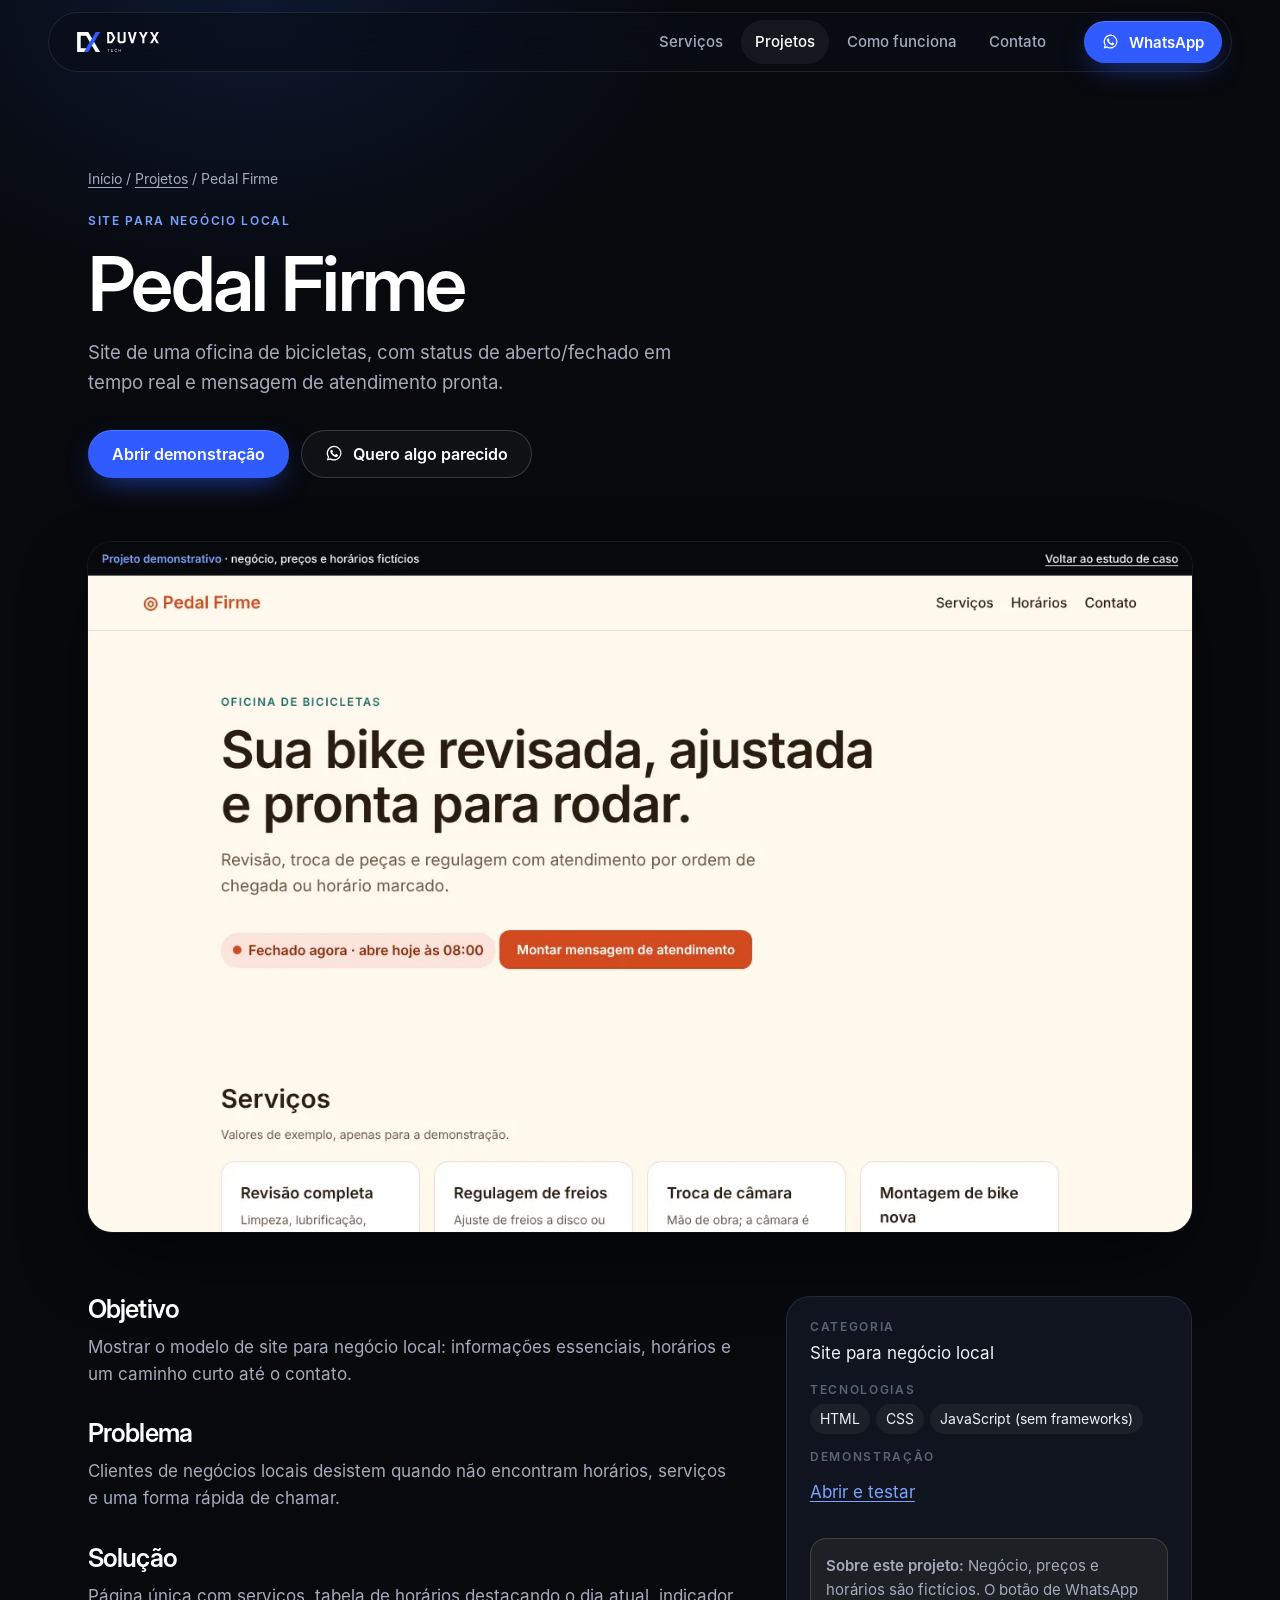
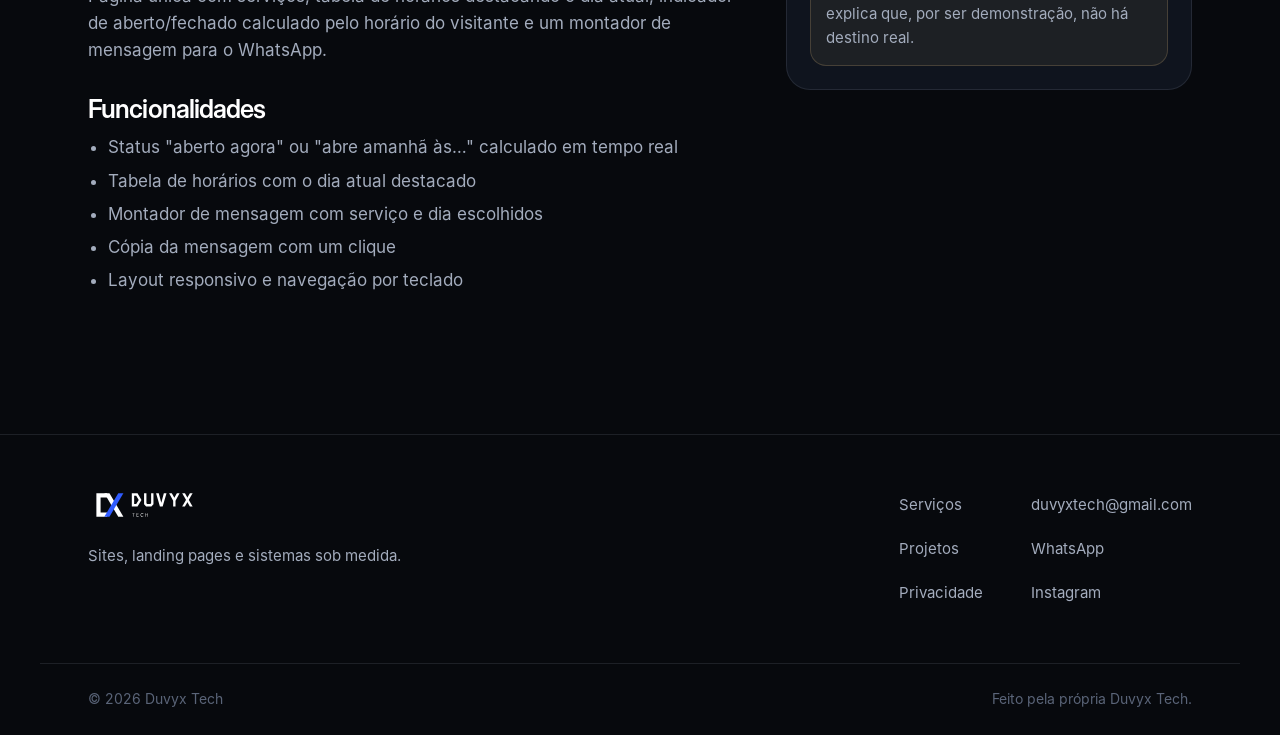
<file: portfolio/pedal-firme.html>
<!doctype html>
<html lang="pt-BR">
<head>
<meta charset="utf-8">
<meta name="viewport" content="width=device-width,initial-scale=1,viewport-fit=cover">
<meta name="format-detection" content="telephone=no">
<title>Pedal Firme · Site para negócio local | Duvyx Tech</title>
<meta name="description" content="Site de uma oficina de bicicletas, com status de aberto/fechado em tempo real e mensagem de atendimento pronta.">

<link rel="canonical" href="https://duvyxtech.com.br/portfolio/pedal-firme.html">
<meta property="og:type" content="website">
<meta property="og:locale" content="pt_BR">
<meta property="og:site_name" content="Duvyx Tech">
<meta property="og:title" content="Pedal Firme · Site para negócio local | Duvyx Tech">
<meta property="og:description" content="Site de uma oficina de bicicletas, com status de aberto/fechado em tempo real e mensagem de atendimento pronta.">
<meta property="og:url" content="https://duvyxtech.com.br/portfolio/pedal-firme.html">
<meta property="og:image" content="https://duvyxtech.com.br/assets/img/og-duvyx.jpg"><meta property="og:image:width" content="1200"><meta property="og:image:height" content="630">
<meta name="twitter:card" content="summary_large_image">
<meta name="theme-color" content="#07090D">
<link rel="icon" href="../favicon.ico" sizes="48x48">
<link rel="icon" href="../assets/favicon/favicon.svg" type="image/svg+xml">
<link rel="apple-touch-icon" href="../assets/favicon/apple-touch-icon.png">
<link rel="manifest" href="../site.webmanifest">
<link rel="preload" href="../assets/fonts/inter-400.woff" as="font" type="font/woff" crossorigin>
<link rel="preload" href="../assets/fonts/inter-display-600.woff" as="font" type="font/woff" crossorigin>
<link rel="stylesheet" href="../assets/css/fonts.css">
<link rel="stylesheet" href="../assets/css/main.css">
<script id="duvyx-config" type="application/json">{"contato":{"email":"duvyxtech@gmail.com","whatsapp":"5582999641201","_whatsapp":"Somente números com DDI e DDD, ex.: 5582999999999. Vazio = botões de WhatsApp não aparecem.","mensagemWhatsapp":"Olá! Vim pelo site da Duvyx Tech e gostaria de conversar sobre um projeto.","cidade":"","_cidade":"Opcional, ex.: Maceió — AL. Aparece no rodapé."},"formulario":{"exibir":false,"_exibir":"false = sem formulário no site: a seção de contato mostra WhatsApp, e-mail e Instagram. true = formulário de orçamento (configure o provedor abaixo).","provedor":"","_provedor":"\"formspree\", \"web3forms\" ou \"custom\". Vazio = o formulário valida os dados mas avisa que o envio ainda não está configurado (não finge enviar).","endpoint":"","_endpoint":"formspree: https://formspree.io/f/SEU_ID · custom: URL que aceite POST JSON e responda 2xx. Para web3forms deixe vazio.","web3formsAccessKey":"","_web3forms":"Chave pública de acesso do Web3Forms (é feita para ficar no front-end)."}}</script>
<script src="../assets/js/main.js" defer></script>
</head>
<body>
<a class="skip" href="#conteudo">Pular para o conteúdo</a>
<header class="site-header">
  <div class="header-bar">
    <a class="logo-link" href="../index.html"><img src="../assets/brand/duvyx-logo-transparente.svg" alt="Duvyx Tech — página inicial" width="200" height="71"></a>
    <nav id="site-nav" class="site-nav" aria-label="Principal">
      <ul class="nav-list">
        <li><a href="../index.html#servicos">Serviços</a></li>
        <li><a href="../index.html#portfolio" aria-current="page">Projetos</a></li>
        <li><a href="../index.html#processo">Como funciona</a></li>
        <li><a href="../index.html#contato">Contato</a></li>
      </ul>
    </nav>
    <a class="btn btn-primary btn-sm header-cta" href="https://wa.me/5582999641201?text=Ol%C3%A1!%20Vim%20pelo%20site%20da%20Duvyx%20Tech%20e%20gostaria%20de%20conversar%20sobre%20um%20projeto." target="_blank" rel="noopener" data-cta="whatsapp"><svg class="ico" viewBox="0 0 24 24" aria-hidden="true" focusable="false"><path fill="currentColor" d="M12 2.2a9.7 9.7 0 0 0-8.3 14.8L2.4 21.6l4.7-1.2A9.7 9.7 0 1 0 12 2.2zm0 17.7c-1.5 0-3-.4-4.3-1.2l-.3-.2-2.8.7.8-2.7-.2-.3A8 8 0 1 1 12 19.9zm4.4-6c-.2-.1-1.4-.7-1.7-.8-.2-.1-.4-.1-.5.1l-.8 1c-.1.2-.3.2-.5.1a6.6 6.6 0 0 1-3.3-2.9c-.2-.4.2-.4.7-1.3.1-.2 0-.3 0-.4l-.8-1.8c-.2-.5-.4-.4-.5-.4h-.5a.9.9 0 0 0-.7.3 2.8 2.8 0 0 0-.9 2.1 4.9 4.9 0 0 0 1 2.6 11.2 11.2 0 0 0 4.3 3.8c1.6.7 2.2.7 3 .6.5-.1 1.4-.6 1.6-1.1.2-.6.2-1 .1-1.1l-.5-.3z"/></svg><span>WhatsApp</span></a>
    <button class="nav-toggle" type="button" aria-expanded="false" aria-controls="site-nav" aria-label="Abrir menu"><span></span><span></span></button>
  </div>
</header>
<main id="conteudo" tabindex="-1">

<section class="page-hero"><div class="wrap">
  <nav class="breadcrumb" aria-label="Você está em"><a href="../index.html">Início</a> / <a href="../index.html#portfolio">Projetos</a> / Pedal Firme</nav>
  <span class="kicker">Site para negócio local</span>
  <h1>Pedal Firme</h1>
  <p class="section-sub">Site de uma oficina de bicicletas, com status de aberto/fechado em tempo real e mensagem de atendimento pronta.</p>
  <div class="btn-row"><a class="btn btn-primary" href="../demos/pedal-firme/">Abrir demonstração</a><a class="btn btn-ghost" href="https://wa.me/5582999641201?text=Ol%C3%A1!%20Vim%20pelo%20site%20da%20Duvyx%20Tech%20e%20gostaria%20de%20conversar%20sobre%20um%20projeto." target="_blank" rel="noopener" data-cta="whatsapp"><svg class="ico" viewBox="0 0 24 24" aria-hidden="true" focusable="false"><path fill="currentColor" d="M12 2.2a9.7 9.7 0 0 0-8.3 14.8L2.4 21.6l4.7-1.2A9.7 9.7 0 1 0 12 2.2zm0 17.7c-1.5 0-3-.4-4.3-1.2l-.3-.2-2.8.7.8-2.7-.2-.3A8 8 0 1 1 12 19.9zm4.4-6c-.2-.1-1.4-.7-1.7-.8-.2-.1-.4-.1-.5.1l-.8 1c-.1.2-.3.2-.5.1a6.6 6.6 0 0 1-3.3-2.9c-.2-.4.2-.4.7-1.3.1-.2 0-.3 0-.4l-.8-1.8c-.2-.5-.4-.4-.5-.4h-.5a.9.9 0 0 0-.7.3 2.8 2.8 0 0 0-.9 2.1 4.9 4.9 0 0 0 1 2.6 11.2 11.2 0 0 0 4.3 3.8c1.6.7 2.2.7 3 .6.5-.1 1.4-.6 1.6-1.1.2-.6.2-1 .1-1.1l-.5-.3z"/></svg><span>Quero algo parecido</span></a></div>
</div></section>
<section class="section section-flush"><div class="wrap">
  <figure class="case-shot"><img src="../assets/img/portfolio/pedal-firme.webp" alt="Tela do projeto Pedal Firme" width="1280" height="800"></figure>
  <div class="case-grid">
    <div class="case-text">
      <div class="case-block"><h2>Objetivo</h2><p>Mostrar o modelo de site para negócio local: informações essenciais, horários e um caminho curto até o contato.</p></div>
      <div class="case-block"><h2>Problema</h2><p>Clientes de negócios locais desistem quando não encontram horários, serviços e uma forma rápida de chamar.</p></div>
      <div class="case-block"><h2>Solução</h2><p>Página única com serviços, tabela de horários destacando o dia atual, indicador de aberto/fechado calculado pelo horário do visitante e um montador de mensagem para o WhatsApp.</p></div>
      <div class="case-block"><h2>Funcionalidades</h2><ul><li>Status &quot;aberto agora&quot; ou &quot;abre amanhã às…&quot; calculado em tempo real</li><li>Tabela de horários com o dia atual destacado</li><li>Montador de mensagem com serviço e dia escolhidos</li><li>Cópia da mensagem com um clique</li><li>Layout responsivo e navegação por teclado</li></ul></div>
    </div>
    <aside class="case-side" aria-label="Ficha do projeto">
      <dl>
        
        <div><dt>Categoria</dt><dd>Site para negócio local</dd></div>
        <div><dt>Tecnologias</dt><dd class="chips"><span>HTML</span><span>CSS</span><span>JavaScript (sem frameworks)</span></dd></div>
        <div><dt>Demonstração</dt><dd><a href="../demos/pedal-firme/">Abrir e testar</a></dd></div>
      </dl>
      <p class="notice"><strong>Sobre este projeto:</strong> Negócio, preços e horários são fictícios. O botão de WhatsApp explica que, por ser demonstração, não há destino real.</p>
    </aside>
  </div>
</div></section>
</main>
<footer class="site-footer">
  <div class="wrap footer-inner">
    <div class="footer-brand">
      <a class="footer-logo" href="../index.html"><img src="../assets/brand/duvyx-logo-transparente.svg" alt="Duvyx Tech" width="180" height="64"></a>
      <p>Sites, landing pages e sistemas sob medida.</p>
    </div>
    <nav class="footer-links" aria-label="Rodapé">
      <ul>
        <li><a href="../servicos.html">Serviços</a></li>
        <li><a href="../index.html#portfolio">Projetos</a></li>
        <li><a href="../privacidade.html">Privacidade</a></li>
      </ul>
      <ul><li><a href="mailto:duvyxtech@gmail.com">duvyxtech@gmail.com</a></li><li><a href="https://wa.me/5582999641201?text=Ol%C3%A1!%20Vim%20pelo%20site%20da%20Duvyx%20Tech%20e%20gostaria%20de%20conversar%20sobre%20um%20projeto." target="_blank" rel="noopener">WhatsApp</a></li><li><a href="https://www.instagram.com/duvyxtech/" target="_blank" rel="noopener">Instagram</a></li></ul>
    </nav>
  </div>
  <div class="wrap footer-bottom"><span>© <span data-year>2026</span> Duvyx Tech</span><span>Feito pela própria Duvyx Tech.</span></div>
</footer>
<div class="dock" data-dock hidden>
  <a class="btn btn-primary dock-main" href="https://wa.me/5582999641201?text=Ol%C3%A1!%20Vim%20pelo%20site%20da%20Duvyx%20Tech%20e%20gostaria%20de%20conversar%20sobre%20um%20projeto." target="_blank" rel="noopener" data-cta="whatsapp"><svg class="ico" viewBox="0 0 24 24" aria-hidden="true" focusable="false"><path fill="currentColor" d="M12 2.2a9.7 9.7 0 0 0-8.3 14.8L2.4 21.6l4.7-1.2A9.7 9.7 0 1 0 12 2.2zm0 17.7c-1.5 0-3-.4-4.3-1.2l-.3-.2-2.8.7.8-2.7-.2-.3A8 8 0 1 1 12 19.9zm4.4-6c-.2-.1-1.4-.7-1.7-.8-.2-.1-.4-.1-.5.1l-.8 1c-.1.2-.3.2-.5.1a6.6 6.6 0 0 1-3.3-2.9c-.2-.4.2-.4.7-1.3.1-.2 0-.3 0-.4l-.8-1.8c-.2-.5-.4-.4-.5-.4h-.5a.9.9 0 0 0-.7.3 2.8 2.8 0 0 0-.9 2.1 4.9 4.9 0 0 0 1 2.6 11.2 11.2 0 0 0 4.3 3.8c1.6.7 2.2.7 3 .6.5-.1 1.4-.6 1.6-1.1.2-.6.2-1 .1-1.1l-.5-.3z"/></svg><span>Conversar no WhatsApp</span></a>
  <a class="btn btn-ghost dock-ig" href="https://www.instagram.com/duvyxtech/" target="_blank" rel="noopener" aria-label="Instagram da Duvyx Tech"><svg class="ico" viewBox="0 0 24 24" aria-hidden="true" focusable="false"><rect x="3" y="3" width="18" height="18" rx="5" fill="none" stroke="currentColor" stroke-width="1.8"/><circle cx="12" cy="12" r="4.2" fill="none" stroke="currentColor" stroke-width="1.8"/><circle cx="17.4" cy="6.6" r="1.1" fill="currentColor"/></svg></a>
</div>
</body>
</html>
</file>
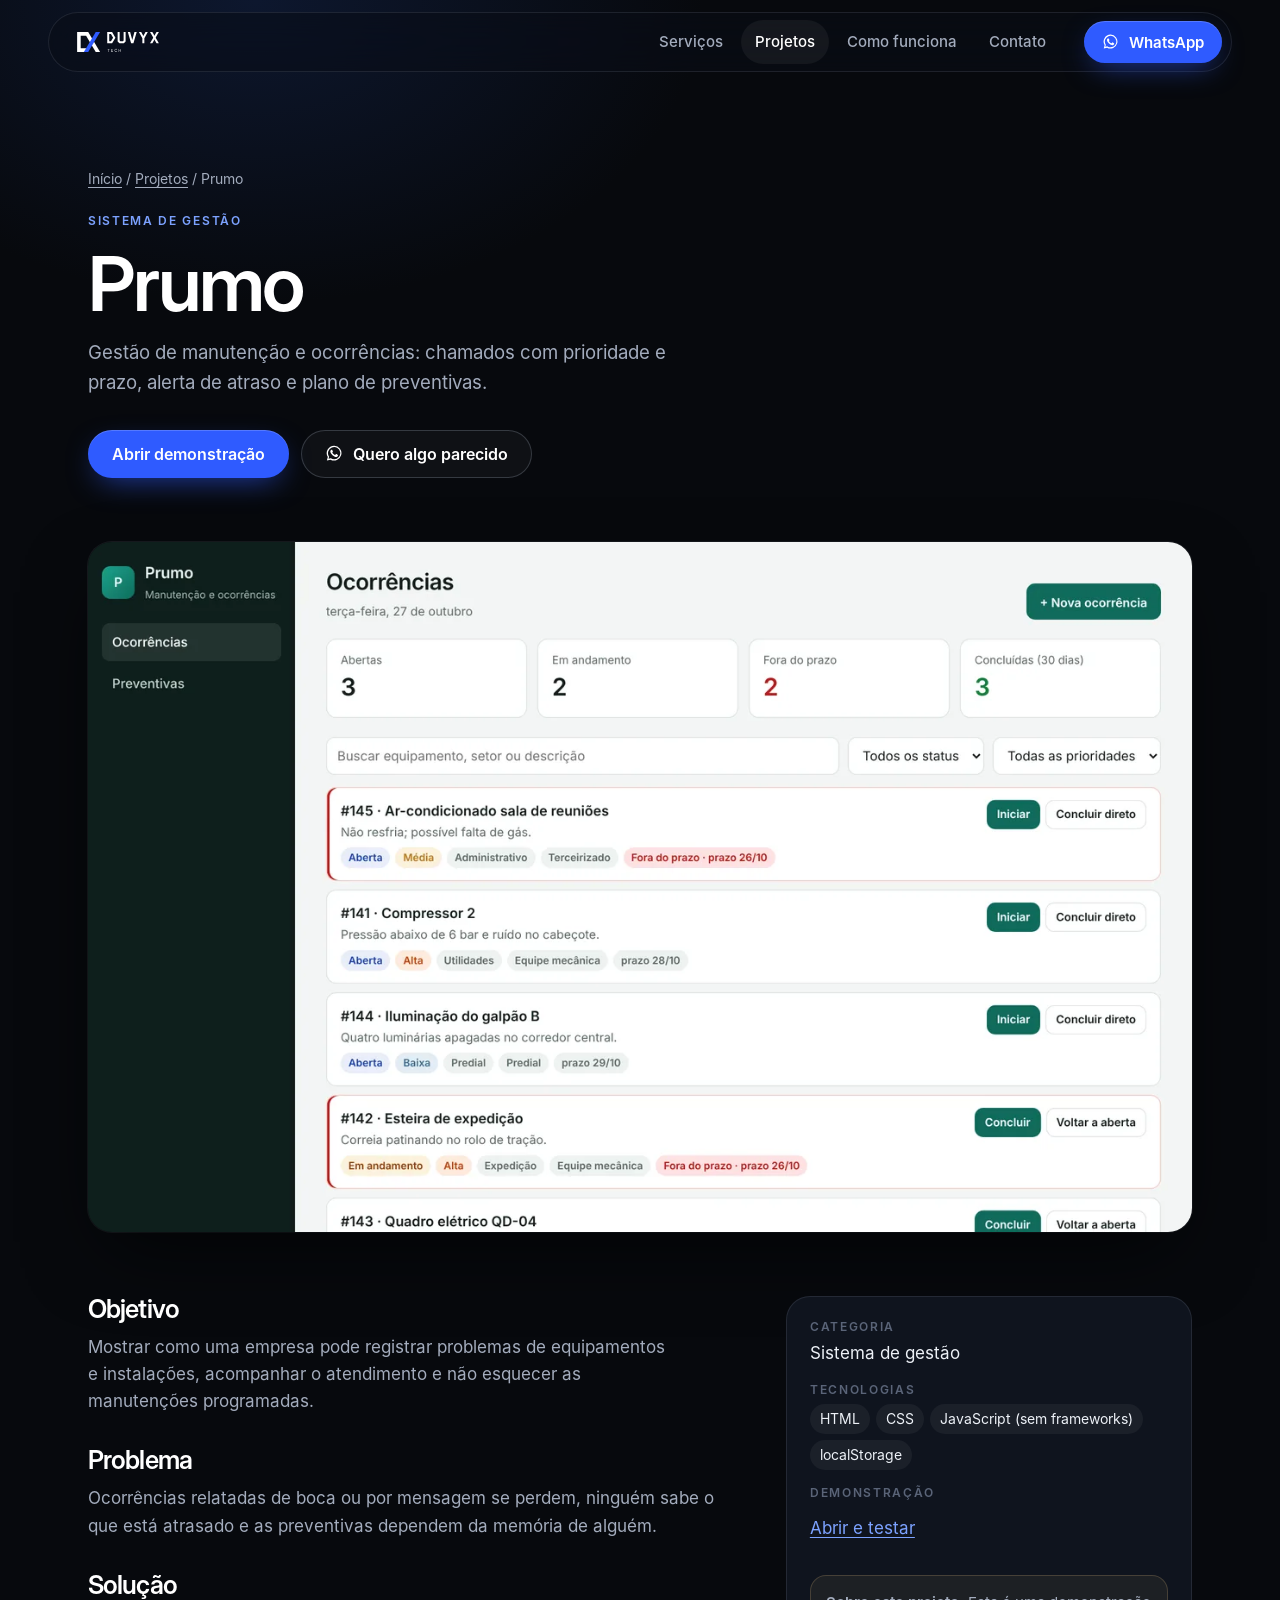
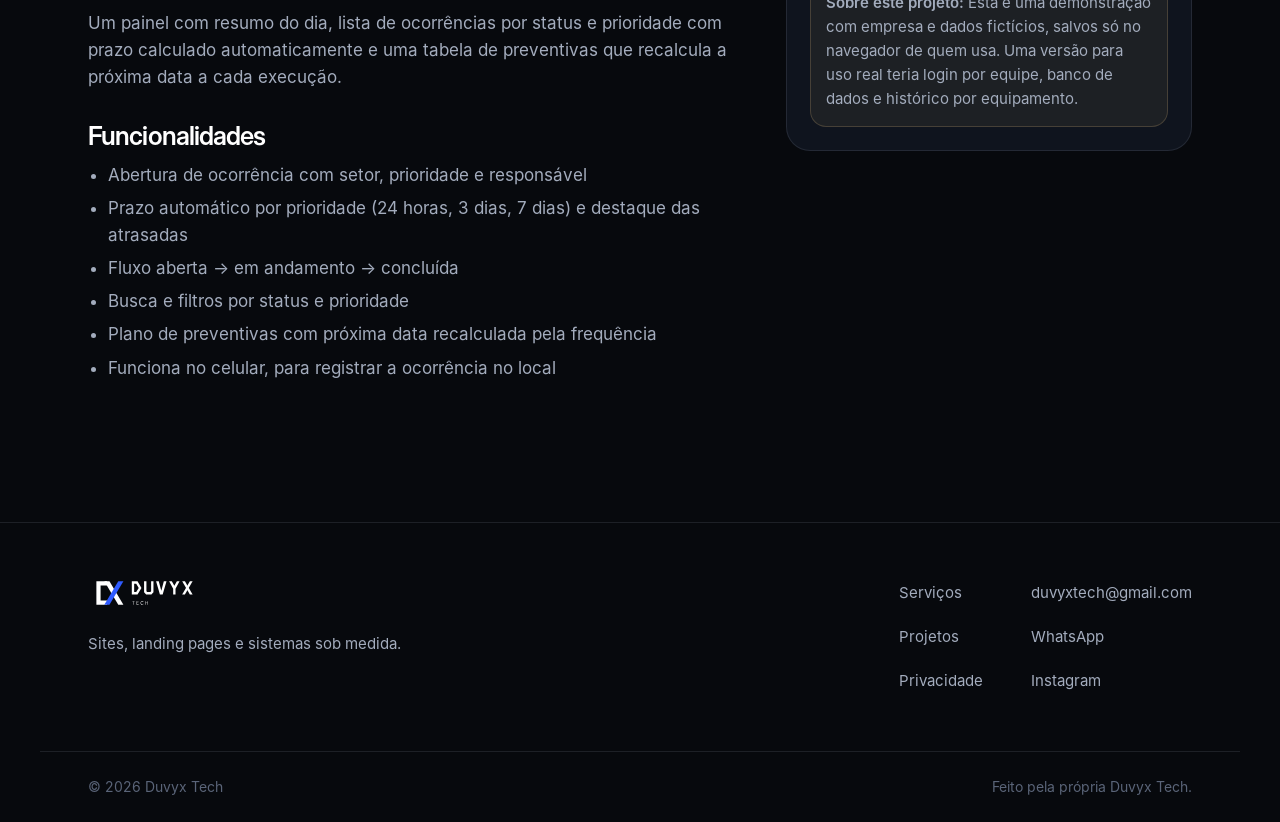
<file: portfolio/prumo.html>
<!doctype html>
<html lang="pt-BR">
<head>
<meta charset="utf-8">
<meta name="viewport" content="width=device-width,initial-scale=1,viewport-fit=cover">
<meta name="format-detection" content="telephone=no">
<title>Prumo · Sistema de gestão | Duvyx Tech</title>
<meta name="description" content="Gestão de manutenção e ocorrências: chamados com prioridade e prazo, alerta de atraso e plano de preventivas.">

<link rel="canonical" href="https://duvyxtech.com.br/portfolio/prumo.html">
<meta property="og:type" content="website">
<meta property="og:locale" content="pt_BR">
<meta property="og:site_name" content="Duvyx Tech">
<meta property="og:title" content="Prumo · Sistema de gestão | Duvyx Tech">
<meta property="og:description" content="Gestão de manutenção e ocorrências: chamados com prioridade e prazo, alerta de atraso e plano de preventivas.">
<meta property="og:url" content="https://duvyxtech.com.br/portfolio/prumo.html">
<meta property="og:image" content="https://duvyxtech.com.br/assets/img/og-duvyx.jpg"><meta property="og:image:width" content="1200"><meta property="og:image:height" content="630">
<meta name="twitter:card" content="summary_large_image">
<meta name="theme-color" content="#07090D">
<link rel="icon" href="../favicon.ico" sizes="48x48">
<link rel="icon" href="../assets/favicon/favicon.svg" type="image/svg+xml">
<link rel="apple-touch-icon" href="../assets/favicon/apple-touch-icon.png">
<link rel="manifest" href="../site.webmanifest">
<link rel="preload" href="../assets/fonts/inter-400.woff" as="font" type="font/woff" crossorigin>
<link rel="preload" href="../assets/fonts/inter-display-600.woff" as="font" type="font/woff" crossorigin>
<link rel="stylesheet" href="../assets/css/fonts.css">
<link rel="stylesheet" href="../assets/css/main.css">
<script id="duvyx-config" type="application/json">{"contato":{"email":"duvyxtech@gmail.com","whatsapp":"5582999641201","_whatsapp":"Somente números com DDI e DDD, ex.: 5582999999999. Vazio = botões de WhatsApp não aparecem.","mensagemWhatsapp":"Olá! Vim pelo site da Duvyx Tech e gostaria de conversar sobre um projeto.","cidade":"","_cidade":"Opcional, ex.: Maceió — AL. Aparece no rodapé."},"formulario":{"exibir":false,"_exibir":"false = sem formulário no site: a seção de contato mostra WhatsApp, e-mail e Instagram. true = formulário de orçamento (configure o provedor abaixo).","provedor":"","_provedor":"\"formspree\", \"web3forms\" ou \"custom\". Vazio = o formulário valida os dados mas avisa que o envio ainda não está configurado (não finge enviar).","endpoint":"","_endpoint":"formspree: https://formspree.io/f/SEU_ID · custom: URL que aceite POST JSON e responda 2xx. Para web3forms deixe vazio.","web3formsAccessKey":"","_web3forms":"Chave pública de acesso do Web3Forms (é feita para ficar no front-end)."}}</script>
<script src="../assets/js/main.js" defer></script>
</head>
<body>
<a class="skip" href="#conteudo">Pular para o conteúdo</a>
<header class="site-header">
  <div class="header-bar">
    <a class="logo-link" href="../index.html"><img src="../assets/brand/duvyx-logo-transparente.svg" alt="Duvyx Tech — página inicial" width="200" height="71"></a>
    <nav id="site-nav" class="site-nav" aria-label="Principal">
      <ul class="nav-list">
        <li><a href="../index.html#servicos">Serviços</a></li>
        <li><a href="../index.html#portfolio" aria-current="page">Projetos</a></li>
        <li><a href="../index.html#processo">Como funciona</a></li>
        <li><a href="../index.html#contato">Contato</a></li>
      </ul>
    </nav>
    <a class="btn btn-primary btn-sm header-cta" href="https://wa.me/5582999641201?text=Ol%C3%A1!%20Vim%20pelo%20site%20da%20Duvyx%20Tech%20e%20gostaria%20de%20conversar%20sobre%20um%20projeto." target="_blank" rel="noopener" data-cta="whatsapp"><svg class="ico" viewBox="0 0 24 24" aria-hidden="true" focusable="false"><path fill="currentColor" d="M12 2.2a9.7 9.7 0 0 0-8.3 14.8L2.4 21.6l4.7-1.2A9.7 9.7 0 1 0 12 2.2zm0 17.7c-1.5 0-3-.4-4.3-1.2l-.3-.2-2.8.7.8-2.7-.2-.3A8 8 0 1 1 12 19.9zm4.4-6c-.2-.1-1.4-.7-1.7-.8-.2-.1-.4-.1-.5.1l-.8 1c-.1.2-.3.2-.5.1a6.6 6.6 0 0 1-3.3-2.9c-.2-.4.2-.4.7-1.3.1-.2 0-.3 0-.4l-.8-1.8c-.2-.5-.4-.4-.5-.4h-.5a.9.9 0 0 0-.7.3 2.8 2.8 0 0 0-.9 2.1 4.9 4.9 0 0 0 1 2.6 11.2 11.2 0 0 0 4.3 3.8c1.6.7 2.2.7 3 .6.5-.1 1.4-.6 1.6-1.1.2-.6.2-1 .1-1.1l-.5-.3z"/></svg><span>WhatsApp</span></a>
    <button class="nav-toggle" type="button" aria-expanded="false" aria-controls="site-nav" aria-label="Abrir menu"><span></span><span></span></button>
  </div>
</header>
<main id="conteudo" tabindex="-1">

<section class="page-hero"><div class="wrap">
  <nav class="breadcrumb" aria-label="Você está em"><a href="../index.html">Início</a> / <a href="../index.html#portfolio">Projetos</a> / Prumo</nav>
  <span class="kicker">Sistema de gestão</span>
  <h1>Prumo</h1>
  <p class="section-sub">Gestão de manutenção e ocorrências: chamados com prioridade e prazo, alerta de atraso e plano de preventivas.</p>
  <div class="btn-row"><a class="btn btn-primary" href="../demos/prumo/">Abrir demonstração</a><a class="btn btn-ghost" href="https://wa.me/5582999641201?text=Ol%C3%A1!%20Vim%20pelo%20site%20da%20Duvyx%20Tech%20e%20gostaria%20de%20conversar%20sobre%20um%20projeto." target="_blank" rel="noopener" data-cta="whatsapp"><svg class="ico" viewBox="0 0 24 24" aria-hidden="true" focusable="false"><path fill="currentColor" d="M12 2.2a9.7 9.7 0 0 0-8.3 14.8L2.4 21.6l4.7-1.2A9.7 9.7 0 1 0 12 2.2zm0 17.7c-1.5 0-3-.4-4.3-1.2l-.3-.2-2.8.7.8-2.7-.2-.3A8 8 0 1 1 12 19.9zm4.4-6c-.2-.1-1.4-.7-1.7-.8-.2-.1-.4-.1-.5.1l-.8 1c-.1.2-.3.2-.5.1a6.6 6.6 0 0 1-3.3-2.9c-.2-.4.2-.4.7-1.3.1-.2 0-.3 0-.4l-.8-1.8c-.2-.5-.4-.4-.5-.4h-.5a.9.9 0 0 0-.7.3 2.8 2.8 0 0 0-.9 2.1 4.9 4.9 0 0 0 1 2.6 11.2 11.2 0 0 0 4.3 3.8c1.6.7 2.2.7 3 .6.5-.1 1.4-.6 1.6-1.1.2-.6.2-1 .1-1.1l-.5-.3z"/></svg><span>Quero algo parecido</span></a></div>
</div></section>
<section class="section section-flush"><div class="wrap">
  <figure class="case-shot"><img src="../assets/img/portfolio/prumo.webp" alt="Tela do projeto Prumo" width="1280" height="800"></figure>
  <div class="case-grid">
    <div class="case-text">
      <div class="case-block"><h2>Objetivo</h2><p>Mostrar como uma empresa pode registrar problemas de equipamentos e instalações, acompanhar o atendimento e não esquecer as manutenções programadas.</p></div>
      <div class="case-block"><h2>Problema</h2><p>Ocorrências relatadas de boca ou por mensagem se perdem, ninguém sabe o que está atrasado e as preventivas dependem da memória de alguém.</p></div>
      <div class="case-block"><h2>Solução</h2><p>Um painel com resumo do dia, lista de ocorrências por status e prioridade com prazo calculado automaticamente e uma tabela de preventivas que recalcula a próxima data a cada execução.</p></div>
      <div class="case-block"><h2>Funcionalidades</h2><ul><li>Abertura de ocorrência com setor, prioridade e responsável</li><li>Prazo automático por prioridade (24 horas, 3 dias, 7 dias) e destaque das atrasadas</li><li>Fluxo aberta → em andamento → concluída</li><li>Busca e filtros por status e prioridade</li><li>Plano de preventivas com próxima data recalculada pela frequência</li><li>Funciona no celular, para registrar a ocorrência no local</li></ul></div>
    </div>
    <aside class="case-side" aria-label="Ficha do projeto">
      <dl>
        
        <div><dt>Categoria</dt><dd>Sistema de gestão</dd></div>
        <div><dt>Tecnologias</dt><dd class="chips"><span>HTML</span><span>CSS</span><span>JavaScript (sem frameworks)</span><span>localStorage</span></dd></div>
        <div><dt>Demonstração</dt><dd><a href="../demos/prumo/">Abrir e testar</a></dd></div>
      </dl>
      <p class="notice"><strong>Sobre este projeto:</strong> Esta é uma demonstração com empresa e dados fictícios, salvos só no navegador de quem usa. Uma versão para uso real teria login por equipe, banco de dados e histórico por equipamento.</p>
    </aside>
  </div>
</div></section>
</main>
<footer class="site-footer">
  <div class="wrap footer-inner">
    <div class="footer-brand">
      <a class="footer-logo" href="../index.html"><img src="../assets/brand/duvyx-logo-transparente.svg" alt="Duvyx Tech" width="180" height="64"></a>
      <p>Sites, landing pages e sistemas sob medida.</p>
    </div>
    <nav class="footer-links" aria-label="Rodapé">
      <ul>
        <li><a href="../servicos.html">Serviços</a></li>
        <li><a href="../index.html#portfolio">Projetos</a></li>
        <li><a href="../privacidade.html">Privacidade</a></li>
      </ul>
      <ul><li><a href="mailto:duvyxtech@gmail.com">duvyxtech@gmail.com</a></li><li><a href="https://wa.me/5582999641201?text=Ol%C3%A1!%20Vim%20pelo%20site%20da%20Duvyx%20Tech%20e%20gostaria%20de%20conversar%20sobre%20um%20projeto." target="_blank" rel="noopener">WhatsApp</a></li><li><a href="https://www.instagram.com/duvyxtech/" target="_blank" rel="noopener">Instagram</a></li></ul>
    </nav>
  </div>
  <div class="wrap footer-bottom"><span>© <span data-year>2026</span> Duvyx Tech</span><span>Feito pela própria Duvyx Tech.</span></div>
</footer>
<div class="dock" data-dock hidden>
  <a class="btn btn-primary dock-main" href="https://wa.me/5582999641201?text=Ol%C3%A1!%20Vim%20pelo%20site%20da%20Duvyx%20Tech%20e%20gostaria%20de%20conversar%20sobre%20um%20projeto." target="_blank" rel="noopener" data-cta="whatsapp"><svg class="ico" viewBox="0 0 24 24" aria-hidden="true" focusable="false"><path fill="currentColor" d="M12 2.2a9.7 9.7 0 0 0-8.3 14.8L2.4 21.6l4.7-1.2A9.7 9.7 0 1 0 12 2.2zm0 17.7c-1.5 0-3-.4-4.3-1.2l-.3-.2-2.8.7.8-2.7-.2-.3A8 8 0 1 1 12 19.9zm4.4-6c-.2-.1-1.4-.7-1.7-.8-.2-.1-.4-.1-.5.1l-.8 1c-.1.2-.3.2-.5.1a6.6 6.6 0 0 1-3.3-2.9c-.2-.4.2-.4.7-1.3.1-.2 0-.3 0-.4l-.8-1.8c-.2-.5-.4-.4-.5-.4h-.5a.9.9 0 0 0-.7.3 2.8 2.8 0 0 0-.9 2.1 4.9 4.9 0 0 0 1 2.6 11.2 11.2 0 0 0 4.3 3.8c1.6.7 2.2.7 3 .6.5-.1 1.4-.6 1.6-1.1.2-.6.2-1 .1-1.1l-.5-.3z"/></svg><span>Conversar no WhatsApp</span></a>
  <a class="btn btn-ghost dock-ig" href="https://www.instagram.com/duvyxtech/" target="_blank" rel="noopener" aria-label="Instagram da Duvyx Tech"><svg class="ico" viewBox="0 0 24 24" aria-hidden="true" focusable="false"><rect x="3" y="3" width="18" height="18" rx="5" fill="none" stroke="currentColor" stroke-width="1.8"/><circle cx="12" cy="12" r="4.2" fill="none" stroke="currentColor" stroke-width="1.8"/><circle cx="17.4" cy="6.6" r="1.1" fill="currentColor"/></svg></a>
</div>
</body>
</html>
</file>
<file: assets/css/fonts.css>
/* Inter e Inter Display (SIL Open Font License) — subconjunto latino, servidas localmente */
@font-face{font-family:Inter;font-style:normal;font-weight:400;font-display:swap;src:url(../fonts/inter-400.woff) format('woff')}
@font-face{font-family:Inter;font-style:normal;font-weight:500;font-display:swap;src:url(../fonts/inter-500.woff) format('woff')}
@font-face{font-family:Inter;font-style:normal;font-weight:600;font-display:swap;src:url(../fonts/inter-600.woff) format('woff')}
@font-face{font-family:'Inter Display';font-style:normal;font-weight:500;font-display:swap;src:url(../fonts/inter-display-500.woff) format('woff')}
@font-face{font-family:'Inter Display';font-style:normal;font-weight:600;font-display:swap;src:url(../fonts/inter-display-600.woff) format('woff')}
</file>
<file: assets/css/main.css>
/* =========================================================
   Duvyx Tech — estilos do site
   Direção: "estúdio noturno de precisão". Preto-carvão, um único campo de luz azul-marinho,
   azul elétrico só onde há ação, tipografia Inter Display grande e enxuta, telas reais em profundidade.
   Paleta oficial: 02-Identidade-Visual/paleta (Preto Base, Marinho, Azul Elétrico, Sinal, Grafite, Aço, Névoa, Gelo).
   ========================================================= */
:root{
  --danger:#FF8A7A;
  /* cor (papéis) */
  --bg:#07090D; --bg-2:#0A0E16; --surface:#0F141E; --surface-2:#151A24;
  --navy:#0C1A3A; --navy-2:#13254F; --blue:#2F5BFF; --blue-hover:#4A70FF; --signal:#7CA2FF;
  --text:#EDF1F7; --white:#FFFFFF; --muted:#A3ACBD; --dim:#5A6478;
  --line:rgba(163,172,189,.14); --line-2:rgba(163,172,189,.26); --gold:#FFD08A; --ok:#7FE0B4;
  /* tipografia */
  --font:Inter,"Segoe UI",system-ui,-apple-system,Helvetica,Arial,sans-serif;
  --display:"Inter Display",Inter,"Segoe UI",system-ui,sans-serif;
  --fs-display:clamp(42px,6.6vw,92px); --fs-h2:clamp(32px,4.2vw,56px); --fs-h3:clamp(20px,1.7vw,24px);
  --fs-lead:clamp(17px,1.45vw,20px); --fs-body:17px; --fs-small:14px;
  /* espaço (escala de 4) */
  --s1:4px; --s2:8px; --s3:12px; --s4:16px; --s5:24px; --s6:32px; --s7:48px; --s8:64px; --s9:96px; --s10:128px;
  --wrap:1200px; --gutter:clamp(20px,4.5vw,48px);
  /* forma e profundidade */
  --r-sm:10px; --r-md:16px; --r-lg:24px; --r-pill:999px;
  --shadow:0 30px 80px -20px rgba(0,0,0,.75),0 0 0 1px rgba(163,172,189,.10);
  /* movimento */
  --ease:cubic-bezier(.2,0,0,1); --ease-out:cubic-bezier(.05,.7,.1,1); --t-fast:160ms; --t-med:320ms; --t-slow:700ms;
  --header-h:72px; --dock-h:0px;
}
*,*::before,*::after{box-sizing:border-box}
html{scroll-behavior:smooth;-webkit-text-size-adjust:100%;scroll-padding-top:calc(var(--header-h) + 24px)}
body{margin:0;background:var(--bg);color:var(--text);font:400 var(--fs-body)/1.6 var(--font);-webkit-font-smoothing:antialiased;
  overflow-x:clip;padding-bottom:var(--dock-h);text-rendering:optimizeLegibility}
img,svg{display:block;max-width:100%}
img{height:auto}
a{color:var(--signal);text-underline-offset:3px}
a:hover{color:var(--white)}
:focus-visible{outline:2px solid var(--signal);outline-offset:3px;border-radius:8px}
h1,h2,h3{font-family:var(--display);font-weight:600;letter-spacing:-.035em;line-height:1.02;color:var(--white);margin:0;text-wrap:balance}
h2{font-size:var(--fs-h2)} h3{font-size:var(--fs-h3);letter-spacing:-.02em;line-height:1.2}
p{margin:0;text-wrap:pretty}
ul,ol{margin:0;padding:0}
.ico{width:1.15em;height:1.15em;flex:none}
.sr-only{position:absolute!important;width:1px;height:1px;padding:0;margin:-1px;overflow:hidden;clip:rect(0,0,0,0);white-space:nowrap;border:0}
.skip{position:absolute;left:16px;top:-80px;z-index:200;background:var(--blue);color:#fff;padding:12px 18px;border-radius:var(--r-sm);font-weight:600;text-decoration:none}
.skip:focus{top:12px}
.wrap{max-width:var(--wrap);margin:0 auto;padding:0 var(--gutter)}
.eyebrow{font:600 13px/1 var(--font);letter-spacing:.2em;text-transform:uppercase;color:var(--signal);margin:0 0 var(--s4)}
.muted{color:var(--muted)}

/* ---------- botões ---------- */
.btn{display:inline-flex;align-items:center;justify-content:center;gap:10px;min-height:48px;padding:0 24px;border-radius:var(--r-pill);border:0;
  font:600 16px/1 var(--font);text-decoration:none;cursor:pointer;white-space:nowrap;
  transition:background var(--t-fast) var(--ease),box-shadow var(--t-fast) var(--ease),transform var(--t-fast) var(--ease),color var(--t-fast)}
.btn:active{transform:scale(.97)}
.btn-lg{min-height:56px;padding:0 30px;font-size:17px}
.btn-sm{min-height:42px;padding:0 18px;font-size:15px}
.btn-primary{background:var(--blue);color:#fff;box-shadow:0 10px 30px -10px rgba(47,91,255,.7),inset 0 1px 0 rgba(255,255,255,.18)}
.btn-primary:hover{background:var(--blue-hover);color:#fff;box-shadow:0 14px 36px -10px rgba(47,91,255,.85),inset 0 1px 0 rgba(255,255,255,.22)}
.btn-ghost{background:rgba(255,255,255,.03);color:var(--white);box-shadow:inset 0 0 0 1px var(--line-2)}
.btn-ghost:hover{background:rgba(255,255,255,.07);color:#fff;box-shadow:inset 0 0 0 1px rgba(163,172,189,.5)}
.btn-row{display:flex;flex-wrap:wrap;gap:var(--s3)}

/* ---------- cabeçalho flutuante ---------- */
.site-header{position:fixed;inset:12px 0 auto;z-index:50;padding:0 var(--gutter);pointer-events:none}
.header-bar{pointer-events:auto;max-width:var(--wrap);margin:0 auto;display:flex;align-items:center;gap:var(--s5);height:60px;padding:0 10px 0 22px;
  border-radius:var(--r-pill);background:rgba(10,14,22,.62);box-shadow:inset 0 0 0 1px var(--line);
  -webkit-backdrop-filter:blur(16px) saturate(140%);backdrop-filter:blur(16px) saturate(140%);transition:background var(--t-med) var(--ease)}
.site-header.scrolled .header-bar{background:rgba(10,14,22,.86)}
.logo-link{display:flex;align-items:center;min-height:44px;flex:none;margin-right:auto}
.logo-link img{height:34px;width:auto}
.nav-list{display:flex;list-style:none;gap:var(--s1)}
.nav-list a{display:block;padding:10px 14px;border-radius:var(--r-pill);color:var(--muted);text-decoration:none;font-size:15px;font-weight:500}
.nav-list a:hover,.nav-list a[aria-current]{color:var(--white);background:rgba(255,255,255,.05)}
.nav-toggle{display:none}
@media (max-width:860px){
  .header-bar{padding:0 8px 0 18px;gap:var(--s3)}
  .nav-toggle{display:inline-grid;place-content:center;gap:6px;width:44px;height:44px;border-radius:50%;border:0;background:rgba(255,255,255,.06);cursor:pointer}
  .nav-toggle span{display:block;width:18px;height:2px;border-radius:2px;background:var(--white);transition:transform var(--t-med) var(--ease)}
  .nav-toggle[aria-expanded=true] span:first-child{transform:translateY(4px) rotate(45deg)}
  .nav-toggle[aria-expanded=true] span:last-child{transform:translateY(-4px) rotate(-45deg)}
  .site-nav{position:absolute;left:var(--gutter);right:var(--gutter);top:70px;border-radius:var(--r-lg);background:rgba(12,16,26,.97);box-shadow:var(--shadow);
    padding:var(--s2);opacity:0;transform:translateY(-8px) scale(.98);visibility:hidden;transition:opacity var(--t-med) var(--ease),transform var(--t-med) var(--ease),visibility 0s linear var(--t-med)}
  .site-nav.open{opacity:1;transform:none;visibility:visible;transition:opacity var(--t-med) var(--ease),transform var(--t-med) var(--ease)}
  .nav-list{flex-direction:column}
  .nav-list a{padding:16px 18px;font-size:17px;border-radius:var(--r-md)}
}
@media (max-width:420px){.header-cta{display:none}.logo-link img{height:30px}}

/* ---------- 1. primeira dobra ---------- */
.hero{position:relative;padding:calc(var(--header-h) + clamp(44px,6vw,72px)) 0 0;overflow:clip;isolation:isolate}
.hero-sky{position:absolute;inset:0;z-index:-1;
  background:
    radial-gradient(60% 46% at 50% 100%,rgba(47,91,255,.42),rgba(19,37,79,.35) 45%,transparent 75%),
    radial-gradient(40% 30% at 50% 0%,rgba(19,37,79,.55),transparent 70%),
    var(--bg)}
.hero-sky::before{content:"";position:absolute;inset:0;opacity:.5;
  background-image:radial-gradient(rgba(124,162,255,.22) 1px,transparent 1.2px);background-size:28px 28px;
  -webkit-mask-image:radial-gradient(70% 60% at 50% 40%,#000,transparent 75%);mask-image:radial-gradient(70% 60% at 50% 40%,#000,transparent 75%)}
.hero-sky::after{content:"";position:absolute;left:-10%;right:-10%;bottom:118px;height:2px;border-radius:50%;
  background:linear-gradient(90deg,transparent,rgba(124,162,255,.55) 30%,rgba(220,230,255,.9) 50%,rgba(124,162,255,.55) 70%,transparent);filter:blur(1px);
  box-shadow:0 0 40px 8px rgba(47,91,255,.35)}
.hero-copy{text-align:center;display:flex;flex-direction:column;align-items:center}
.chip{display:inline-flex;align-items:center;gap:10px;padding:8px 16px;border-radius:var(--r-pill);font-size:14px;color:var(--muted);
  background:rgba(255,255,255,.035);box-shadow:inset 0 0 0 1px var(--line);margin-bottom:var(--s5)}
.dot{width:7px;height:7px;border-radius:50%;background:var(--signal);box-shadow:0 0 12px 2px rgba(124,162,255,.7)}
.hero h1{font-size:var(--fs-display);max-width:16ch}
.hero h1 em{font-style:normal;background:linear-gradient(100deg,#9DB9FF 10%,var(--blue) 90%);-webkit-background-clip:text;background-clip:text;color:transparent}
.hero-lead{font-size:var(--fs-lead);color:var(--muted);max-width:40ch;margin:var(--s5) 0 var(--s6)}
.hero .btn-row{justify-content:center}
.assurances{list-style:none;display:flex;flex-wrap:wrap;justify-content:center;gap:var(--s2) var(--s5);margin-top:var(--s5);font-size:var(--fs-small);color:var(--muted)}
.assurances li{display:flex;align-items:center;gap:6px}
.assurances .ico{color:var(--signal)}
/* palco das telas em arco */
.stage{position:relative;margin-top:clamp(40px,5vw,64px);height:clamp(300px,34vw,440px);perspective:1600px}
.arc{position:absolute;left:50%;top:0;width:0;height:100%;transform-style:preserve-3d;transform-origin:50% 0;
  transform:scale(var(--arc-s,1)) rotateX(var(--rx,0deg)) rotateY(var(--ry,0deg));transition:transform 900ms var(--ease)}
.screen{--x:calc(var(--i) * 300px);position:absolute;left:0;top:var(--top,30px);margin:0;border-radius:14px;overflow:hidden;background:#0d1220;
  box-shadow:var(--shadow);transform:translateX(-50%) translateX(var(--x)) translateZ(calc(var(--a) * -90px)) rotateY(calc(var(--i) * -13deg));
  z-index:calc(10 - var(--a));transition:transform var(--t-slow) var(--ease)}
.screen img{width:100%;height:100%;object-fit:cover;object-position:top}
.screen.desk{width:400px;aspect-ratio:16/10}
.screen.mob{width:172px;aspect-ratio:390/844;border-radius:24px;box-shadow:var(--shadow),inset 0 0 0 5px #0d1220;--top:0px}
.screen.mob img{border-radius:20px;padding:5px}
.screen.is-hero{width:600px;--top:0px;box-shadow:0 40px 120px -30px rgba(0,0,0,.9),0 0 0 1px rgba(124,162,255,.25),0 0 80px -10px rgba(47,91,255,.35)}
.screen:nth-child(1){--i:-2;--a:2;--x:-600px} .screen:nth-child(2){--i:-1;--a:1} .screen:nth-child(3){--i:0;--a:0}
.screen:nth-child(4){--i:1;--a:1} .screen:nth-child(5){--i:2;--a:2;--x:600px}
.stage-note{position:absolute;left:0;right:0;bottom:16px;text-align:center;font-size:13px;color:var(--dim);padding:0 var(--gutter)}
@media (max-width:1100px){.arc{--arc-s:.8}}
@media (max-width:860px){.stage{height:clamp(240px,52vw,360px)} .arc{--arc-s:.62}}
@media (max-width:560px){
  .stage{height:250px;margin-top:var(--s7)} .arc{--arc-s:.5}
  .screen:nth-child(1),.screen:nth-child(5){display:none}
  .stage-note{bottom:10px;font-size:12px}
  .hero-sky::after{bottom:84px}
}

/* ---------- seções ---------- */
.section{padding:clamp(80px,11vw,140px) 0}
.section-tight{padding:clamp(64px,8vw,104px) 0}
.section-flush{padding-top:0}
.section + .section{border-top:1px solid var(--line)}
.section-head{max-width:760px;margin-bottom:clamp(36px,5vw,64px)}
.section-sub{font-size:var(--fs-lead);color:var(--muted);margin-top:var(--s4);max-width:52ch}

/* ---------- 2. serviços: lista aberta ---------- */
.offer{list-style:none;border-top:1px solid var(--line)}
.offer-row{display:grid;grid-template-columns:64px minmax(180px,1.1fr) 2fr 1.3fr auto;gap:var(--s5);align-items:baseline;padding:var(--s6) 0;border-bottom:1px solid var(--line);position:relative}
.offer-n{font:500 14px/1 var(--font);color:var(--dim);font-variant-numeric:tabular-nums}
.offer-row h3{font-size:clamp(22px,2vw,28px)}
.offer-row p{color:var(--muted)}
.offer-for{font-size:var(--fs-small);color:var(--signal)!important}
.offer-link{display:inline-flex;align-items:center;gap:6px;font-weight:600;font-size:15px;text-decoration:none;color:var(--text);padding:8px 0;min-height:44px}
.offer-link .ico{transition:transform var(--t-fast) var(--ease)}
.offer-link:hover .ico{transform:translateX(4px)}
.offer-link::after{content:"";position:absolute;inset:0}
.offer-row:hover{background:linear-gradient(90deg,transparent,rgba(47,91,255,.05),transparent)}
.offer-more{margin-top:var(--s5);color:var(--muted)}
@media (max-width:900px){
  .offer-row{grid-template-columns:40px 1fr;grid-template-areas:"n t" ". p" ". f" ". l";gap:var(--s2) var(--s3);padding:var(--s5) 0}
  .offer-n{grid-area:n} .offer-row h3{grid-area:t} .offer-row > p:not(.offer-for){grid-area:p} .offer-for{grid-area:f} .offer-link{grid-area:l}
}

/* ---------- 3. projetos ---------- */
.bento{display:grid;grid-template-columns:repeat(6,1fr);gap:var(--s5)}
.project-m{grid-column:span 3}.project-s{grid-column:span 2}
.kicker{font:600 12px/1.2 var(--font);letter-spacing:.14em;text-transform:uppercase;color:var(--signal)}
.page-hero .kicker{display:block;margin-top:var(--s5)}
.project{border-radius:var(--r-lg);background:var(--surface);box-shadow:inset 0 0 0 1px var(--line);overflow:hidden;
  transition:box-shadow var(--t-med) var(--ease),transform var(--t-med) var(--ease)}
.project:hover{box-shadow:inset 0 0 0 1px rgba(124,162,255,.45);transform:translateY(-3px)}
.project-link{display:flex;flex-direction:column;height:100%;color:inherit;text-decoration:none}
.project-shot{margin:0;aspect-ratio:16/10;overflow:hidden;background:#0d1220;border-bottom:1px solid var(--line)}
.project-shot img{width:100%;height:100%;object-fit:cover;object-position:top;transition:transform var(--t-slow) var(--ease)}
.project:hover .project-shot img{transform:scale(1.03)}
.project-body{display:flex;flex-direction:column;gap:var(--s3);padding:var(--s5)}
.project-body p{color:var(--muted);font-size:16px}
.more{margin-top:auto;padding-top:var(--s2);display:inline-flex;align-items:center;gap:6px;font-size:var(--fs-small);font-weight:600;color:var(--signal)}
.project-big{grid-column:1/-1}
.project-big .project-link{display:grid;grid-template-columns:1.45fr 1fr}
.project-big .project-shot{aspect-ratio:16/10;border-bottom:0;border-right:1px solid var(--line)}
.project-big .project-body{padding:clamp(24px,3.4vw,48px);justify-content:center}
.project-big h3{font-size:clamp(26px,2.8vw,38px)}
.project-big .project-body p{font-size:var(--fs-lead)}
.tag{align-self:flex-start;display:inline-block;padding:6px 12px;border-radius:var(--r-pill);font:600 12px/1.2 var(--font);letter-spacing:.06em;text-transform:uppercase;
  color:var(--gold);background:rgba(255,208,138,.09);box-shadow:inset 0 0 0 1px rgba(255,208,138,.22)}
.tag-real{color:var(--ok);background:rgba(127,224,180,.08);box-shadow:inset 0 0 0 1px rgba(127,224,180,.25)}
@media (max-width:960px){.bento{grid-template-columns:1fr 1fr}.project-m,.project-s{grid-column:auto}.project-big .project-link{grid-template-columns:1fr}.project-big .project-shot{border-right:0;border-bottom:1px solid var(--line)}}
@media (max-width:640px){.bento{grid-template-columns:1fr}}

/* ---------- 4. etapas ---------- */
.steps{list-style:none;display:grid;grid-template-columns:repeat(4,1fr);gap:var(--s5);counter-reset:s}
.steps li{position:relative;padding-top:var(--s6);border-top:1px solid var(--line-2)}
.steps li::before{content:"";position:absolute;left:0;top:-1px;width:48px;height:2px;background:var(--blue)}
.step-n{display:block;font:500 14px/1 var(--font);color:var(--signal);margin-bottom:var(--s4)}
.steps h3{margin-bottom:var(--s2)}
.steps p{color:var(--muted);font-size:16px}
@media (max-width:900px){.steps{grid-template-columns:1fr 1fr;row-gap:var(--s7)}}
@media (max-width:520px){.steps{grid-template-columns:1fr;row-gap:var(--s6)}}

/* ---------- 5. dúvidas ---------- */
.faq-grid{display:grid;grid-template-columns:minmax(0,1fr) minmax(0,1.5fr);gap:var(--s7)}
.faq-grid .section-head{margin:0}
.faq details{border-bottom:1px solid var(--line)}
.faq details:first-child{border-top:1px solid var(--line)}
.faq summary{list-style:none;cursor:pointer;display:flex;justify-content:space-between;align-items:center;gap:var(--s4);padding:var(--s5) 0;font:600 18px/1.35 var(--font);color:var(--white);min-height:44px}
.faq summary::-webkit-details-marker{display:none}
.faq summary::after{content:"";flex:none;width:12px;height:12px;border-right:2px solid var(--signal);border-bottom:2px solid var(--signal);transform:rotate(45deg) translate(-3px,-3px);transition:transform var(--t-med) var(--ease)}
.faq details[open] summary::after{transform:rotate(-135deg) translate(-3px,-3px)}
.faq details p{color:var(--muted);padding:0 0 var(--s5);max-width:60ch}
@media (max-width:860px){.faq-grid{grid-template-columns:1fr;gap:var(--s5)}}

/* ---------- 6. contato ---------- */
.contact{position:relative;overflow:clip;isolation:isolate;text-align:center;padding:clamp(96px,13vw,168px) 0}
.contact-sky{position:absolute;inset:0;z-index:-1;background:radial-gradient(55% 60% at 50% 100%,rgba(47,91,255,.35),rgba(19,37,79,.3) 50%,transparent 80%)}
.contact-inner{display:flex;flex-direction:column;align-items:center}
.contact h2{font-size:clamp(36px,5.4vw,72px);max-width:14ch}
.contact .section-sub{margin-left:auto;margin-right:auto}
.contact-actions{display:flex;flex-wrap:wrap;justify-content:center;gap:var(--s3);margin-top:var(--s6)}
.contact-mail{margin-top:var(--s5);color:var(--muted)}
.contact-note{margin-top:var(--s2);font-size:var(--fs-small);color:var(--dim)}

/* ---------- rodapé ---------- */
.site-footer{border-top:1px solid var(--line);padding:var(--s7) 0 var(--s5);font-size:15px}
.footer-inner{display:flex;flex-wrap:wrap;justify-content:space-between;gap:var(--s6)}
.footer-logo{display:inline-flex;align-items:center;min-height:44px}.footer-logo img{height:40px;width:auto}
.footer-brand p{color:var(--muted);margin-top:var(--s3)}
.footer-links{display:flex;gap:var(--s7)}
.footer-links ul{list-style:none;display:flex;flex-direction:column;gap:0}
.footer-links a{color:var(--muted);text-decoration:none;display:inline-flex;align-items:center;min-height:44px}
.footer-links a:hover{color:var(--white)}
.footer-bottom{display:flex;flex-wrap:wrap;justify-content:space-between;gap:var(--s2);margin-top:var(--s7);padding-top:var(--s5);border-top:1px solid var(--line);color:var(--dim);font-size:var(--fs-small)}

/* ---------- barra fixa de contato (celular) ---------- */
.dock{position:fixed;left:0;right:0;bottom:0;z-index:40;display:flex;gap:var(--s2);padding:10px var(--gutter) calc(10px + env(safe-area-inset-bottom));
  background:rgba(7,9,13,.86);-webkit-backdrop-filter:blur(14px);backdrop-filter:blur(14px);border-top:1px solid var(--line);
  transform:translateY(110%);transition:transform var(--t-med) var(--ease)}
.dock.show{transform:none}
.dock[hidden]{display:none}
.dock-main{flex:1;min-height:52px}
.dock-ig{flex:none;width:52px;min-height:52px;padding:0}
.dock-main span{overflow:hidden;text-overflow:ellipsis}
@media (min-width:861px){.dock{display:none!important}}

/* ---------- páginas internas ---------- */
.page-hero{padding:calc(var(--header-h) + clamp(56px,8vw,96px)) 0 clamp(40px,5vw,64px);background:radial-gradient(50% 80% at 20% 0%,rgba(19,37,79,.5),transparent 70%)}
.page-hero h1{font-size:clamp(40px,6vw,76px);margin-top:var(--s4)}
.page-hero .tag{margin-top:var(--s5)}
.page-hero .btn-row{margin-top:var(--s6)}
.breadcrumb{font-size:var(--fs-small);color:var(--muted)}
.breadcrumb a{color:var(--muted)}
.toc ul{list-style:none;display:flex;flex-wrap:wrap;gap:var(--s2);margin-top:var(--s6)}
.toc a{display:inline-block;padding:10px 16px;border-radius:var(--r-pill);box-shadow:inset 0 0 0 1px var(--line-2);color:var(--text);text-decoration:none;font-size:15px}
.toc a:hover{box-shadow:inset 0 0 0 1px var(--signal)}
.services{display:grid;gap:var(--s5)}
.service{scroll-margin-top:calc(var(--header-h) + 24px);border-radius:var(--r-lg);background:var(--surface);box-shadow:inset 0 0 0 1px var(--line);padding:clamp(24px,3.4vw,44px)}
.service-head{display:flex;align-items:center;gap:var(--s3)}
.service-head .icon{width:32px;height:32px;color:var(--signal)}
.service-head h2{font-size:clamp(26px,2.6vw,34px)}
.service-sum{color:var(--muted);font-size:var(--fs-lead);margin-top:var(--s3);max-width:62ch}
.service-detail{display:grid;grid-template-columns:repeat(3,1fr);gap:var(--s5) var(--s6);margin:var(--s6) 0 0;padding-top:var(--s5);border-top:1px solid var(--line)}
.service-detail dt{font:600 12px/1.2 var(--font);letter-spacing:.14em;text-transform:uppercase;color:var(--signal);margin-bottom:var(--s2)}
.service-detail dd{margin:0;color:var(--muted);font-size:16px}
.service-detail ul{padding-left:18px}
@media (max-width:860px){.service-detail{grid-template-columns:1fr}}
.case-shot{margin:0;border-radius:var(--r-lg);overflow:hidden;box-shadow:var(--shadow)}
.case-shot img{width:100%}
.case-grid{display:grid;grid-template-columns:minmax(0,1.6fr) minmax(0,1fr);gap:var(--s7);margin-top:var(--s8)}
.case-block + .case-block{margin-top:var(--s6)}
.case-block h2{font-size:clamp(22px,2vw,28px);margin-bottom:var(--s3)}
.case-block p,.case-block li{color:var(--muted)}
.case-block ul{padding-left:20px;display:grid;gap:6px}
.case-side{align-self:start;border-radius:var(--r-lg);background:var(--surface);box-shadow:inset 0 0 0 1px var(--line);padding:var(--s5)}
.case-side dl{margin:0;display:grid;gap:var(--s4)}
.case-side dt{font:600 12px/1.2 var(--font);letter-spacing:.14em;text-transform:uppercase;color:var(--dim);margin-bottom:6px}
.case-side dd{margin:0}
.case-side dd > a{display:inline-flex;align-items:center;min-height:44px}
.chips{display:flex;flex-wrap:wrap;gap:6px}
.chips span{padding:4px 10px;border-radius:var(--r-pill);background:rgba(255,255,255,.05);font-size:14px}
.notice{margin-top:var(--s5);font-size:15px;color:var(--muted);padding:var(--s4);border-radius:var(--r-md);background:rgba(255,208,138,.06);box-shadow:inset 0 0 0 1px rgba(255,208,138,.18)}
@media (max-width:860px){.case-grid{grid-template-columns:1fr;gap:var(--s6)}}
.prose{max-width:720px}
.prose h2{font-size:clamp(22px,2.2vw,28px);margin:var(--s7) 0 var(--s3)}
.prose p{color:var(--muted);margin-bottom:var(--s3)}
.pending{color:var(--gold)}
.center{text-align:center}
.error-page{padding:calc(var(--header-h) + 120px) 0 120px}
.error-code{font:600 clamp(88px,16vw,180px)/1 var(--display);letter-spacing:-.05em;color:transparent;-webkit-text-stroke:1px rgba(124,162,255,.5);margin-bottom:var(--s5)}
.error-page .lead{color:var(--muted);font-size:var(--fs-lead)}

/* ---------- movimento ---------- */
/* entrada da primeira dobra (CSS puro: aparece mesmo sem JavaScript) */
@keyframes rise{from{opacity:0;transform:translateY(18px)}to{opacity:1;transform:none}}
@keyframes arc-in{from{opacity:0;transform:translateX(-50%) translateX(var(--x)) translateY(60px) translateZ(calc(var(--a) * -90px - 120px)) rotateY(calc(var(--i) * -13deg))}}
[data-in]{animation:rise var(--t-slow) var(--ease-out) both;animation-delay:calc(var(--d,0) * 80ms + 60ms)}
[data-in="1"]{--d:1}[data-in="2"]{--d:2}[data-in="3"]{--d:3}[data-in="4"]{--d:4}
.screen{animation:arc-in 1100ms var(--ease-out) both;animation-delay:calc(380ms + var(--a) * 110ms)}
/* revelação ao rolar: só quando o JavaScript confirmou que funciona (sem JS, tudo visível) */
.js [data-reveal]{opacity:0;transform:translateY(20px);transition:opacity 600ms var(--ease-out),transform 600ms var(--ease-out)}
.js [data-reveal].in{opacity:1;transform:none}
@media (prefers-reduced-motion:reduce){
  html{scroll-behavior:auto}
  *,*::before,*::after{animation:none!important;transition:none!important}
  .js [data-reveal]{opacity:1;transform:none}
}

/* ---------- formulário de orçamento opcional (desligado por padrão: formulario.exibir) ---------- */
.contact-form{width:100%;max-width:760px;margin-top:var(--s7);text-align:left}
.form{background:rgba(21,26,36,.88);border:1px solid var(--line-2);border-radius:22px;padding:clamp(22px,3vw,36px);display:grid;grid-template-columns:1fr 1fr;gap:18px}
.form .full{grid-column:1/-1}
@media (max-width:640px){.form{grid-template-columns:1fr}}
.field{display:flex;flex-direction:column;gap:8px}
.field label,.field legend{font:600 14px var(--font);color:var(--white)}
.field .opt{color:var(--muted);font-weight:400}
.field input,.field select,.field textarea{font:400 16px var(--font);color:var(--white);background:var(--bg);border:1px solid var(--line-2);border-radius:12px;padding:13px 14px;width:100%}
.field textarea{resize:vertical;min-height:130px}
.field select{appearance:none;background-image:linear-gradient(45deg,transparent 50%,var(--muted) 50%),linear-gradient(135deg,var(--muted) 50%,transparent 50%);background-position:calc(100% - 20px) 55%,calc(100% - 14px) 55%;background-size:6px 6px;background-repeat:no-repeat;padding-right:40px}
.field input:focus,.field select:focus,.field textarea:focus{outline:none;border-color:var(--signal);box-shadow:0 0 0 3px rgba(124,162,255,.25)}
.field [aria-invalid=true]{border-color:var(--danger)}
.field .err{color:var(--danger);font-size:14px;min-height:0}
.field .err:empty{display:none}
.field .hint{color:var(--muted);font-size:13px}
.check{display:flex;gap:12px;align-items:flex-start;font-size:14px;color:var(--muted)}
.check input{width:20px;height:20px;margin:2px 0 0;accent-color:var(--blue);flex-shrink:0}
.hp{position:absolute;left:-9999px;width:1px;height:1px;overflow:hidden}
.form-status{border-radius:12px;padding:14px 16px;font-size:15px}
.form-status:empty{display:none}
.form-status.ok{background:rgba(127,224,180,.1);color:var(--ok);border:1px solid rgba(127,224,180,.35)}
.form-status.erro{background:rgba(255,138,122,.1);color:var(--danger);border:1px solid rgba(255,138,122,.35)}
.form-status.info{background:rgba(124,162,255,.1);color:var(--signal);border:1px solid rgba(124,162,255,.35)}
.form-actions{display:flex;flex-wrap:wrap;gap:14px;align-items:center}
</file>
<file: demos/demo-bar.css>
/* Faixa fixa que identifica toda demonstração como projeto conceito */
.demo-bar{position:sticky;top:0;z-index:50;display:flex;flex-wrap:wrap;gap:8px 16px;align-items:center;justify-content:space-between;
  padding:10px 16px;background:#07090D;color:#EDF1F7;font:500 13px/1.4 Inter,system-ui,sans-serif;border-bottom:1px solid #1F2633}
.demo-bar strong{color:#7CA2FF;font-weight:600}
.demo-bar a{color:#EDF1F7;text-decoration:underline;text-underline-offset:3px}
.demo-bar a:focus-visible{outline:2px solid #7CA2FF;outline-offset:2px}
@media (max-width:860px){.demo-bar a{display:inline-flex;align-items:center;min-height:44px}}
</file>
<file: demos/evolua/style.css>
:root{--bg:#F5F7FB;--card:#fff;--ink:#172033;--muted:#5D6880;--line:#E1E6EF;--brand:#3A57E8;--brand-2:#EEF1FE;--green:#13795B;--green-2:#E3F5EE;--red:#B42318;--red-2:#FDECEA;--amber:#9A5B00;--amber-2:#FFF4E0}
*{box-sizing:border-box}
body{margin:0;background:var(--bg);color:var(--ink);font:400 15px/1.5 Inter,system-ui,-apple-system,sans-serif;-webkit-font-smoothing:antialiased}
.sr{position:absolute;width:1px;height:1px;overflow:hidden;clip:rect(0,0,0,0)}
.top{display:flex;align-items:center;justify-content:space-between;gap:16px;flex-wrap:wrap;padding:14px clamp(16px,3vw,32px);background:var(--card);border-bottom:1px solid var(--line)}
.brand{display:flex;gap:12px;align-items:center}
.brand strong{display:block;font-size:18px;letter-spacing:-.01em}.brand small{color:var(--muted);font-size:12px}
.logo{width:38px;height:38px;border-radius:12px;background:linear-gradient(135deg,#6C86FF,#3A57E8);display:grid;place-items:center}.logo svg{width:24px;height:24px}
.tabs{display:flex;gap:4px;background:var(--bg);padding:4px;border-radius:12px}
.tab{all:unset;cursor:pointer;padding:9px 16px;border-radius:9px;color:var(--muted);font-weight:600;font-size:14px}
.tab[aria-pressed=true]{background:var(--card);color:var(--ink);box-shadow:0 1px 3px rgba(23,32,51,.12)}
.tab:focus-visible,button:focus-visible,select:focus-visible,input:focus-visible,textarea:focus-visible{outline:2px solid var(--brand);outline-offset:2px}
.main{padding:24px clamp(16px,3vw,32px) 48px;max-width:1180px;margin:0 auto}
h1{margin:0;font-size:24px;letter-spacing:-.02em}
.sub{margin:2px 0 0;color:var(--muted);font-size:14px}
.head{display:flex;justify-content:space-between;align-items:flex-end;gap:12px;flex-wrap:wrap}
select,input,textarea{font:inherit;color:var(--ink);background:var(--card);border:1px solid var(--line);border-radius:10px;padding:9px 12px;min-height:42px}
.stats{display:grid;grid-template-columns:repeat(4,1fr);gap:10px;margin:18px 0}
.stats div{background:var(--card);border:1px solid var(--line);border-radius:12px;padding:12px 14px}
.stats span{display:block;color:var(--muted);font-size:13px}.stats strong{font-size:26px;letter-spacing:-.02em}
.agenda{list-style:none;margin:0;padding:0;display:grid;gap:10px}
.sess{display:grid;grid-template-columns:70px 1fr auto;gap:14px;align-items:center;background:var(--card);border:1px solid var(--line);border-radius:12px;padding:12px 14px}
.sess time{font-weight:700;font-size:16px;font-variant-numeric:tabular-nums}
.sess h3{margin:0;font-size:15px}.sess p{margin:2px 0 0;color:var(--muted);font-size:13px}
.sess .acts{display:flex;gap:6px;flex-wrap:wrap;justify-content:flex-end}
.sess.presente{box-shadow:inset 3px 0 0 var(--green)}.sess.falta{box-shadow:inset 3px 0 0 var(--red);opacity:.8}
.b{all:unset;box-sizing:border-box;cursor:pointer;display:inline-flex;align-items:center;justify-content:center;min-height:36px;padding:0 12px;border-radius:9px;font-weight:600;font-size:13px;box-shadow:inset 0 0 0 1px var(--line);background:var(--card)}
.b.pri{background:var(--brand);color:#fff;box-shadow:none}.b.ok{background:var(--green-2);color:var(--green);box-shadow:none}.b.no{background:var(--red-2);color:var(--red);box-shadow:none}
.tag{font-size:12px;font-weight:600;padding:3px 9px;border-radius:999px}
.tag.presente{background:var(--green-2);color:var(--green)}.tag.falta{background:var(--red-2);color:var(--red)}.tag.pend{background:var(--amber-2);color:var(--amber)}
.split{display:grid;grid-template-columns:300px 1fr;gap:20px;align-items:start}
.col-list{display:grid;gap:12px}
.pacs{list-style:none;margin:0;padding:0;display:grid;gap:6px}
.pac{all:unset;box-sizing:border-box;cursor:pointer;display:flex;justify-content:space-between;gap:8px;width:100%;padding:11px 12px;border-radius:10px;background:var(--card);border:1px solid var(--line)}
.pac[aria-current=true]{border-color:var(--brand);background:var(--brand-2)}
.pac small{color:var(--muted)}
.ficha{background:var(--card);border:1px solid var(--line);border-radius:14px;padding:clamp(16px,2.5vw,26px);min-width:0}
.ficha h2{margin:0;font-size:22px;letter-spacing:-.02em}
.dados{display:grid;grid-template-columns:repeat(3,1fr);gap:12px;margin:16px 0}
.dados div{background:var(--bg);border-radius:10px;padding:10px 12px}.dados span{display:block;font-size:12px;color:var(--muted)}.dados strong{font-size:14px}
.ficha h3{font-size:15px;margin:18px 0 8px}
.chart{width:100%;height:120px;background:var(--bg);border-radius:10px}
.evol{list-style:none;margin:0;padding:0;display:grid;gap:8px}
.evol li{border:1px solid var(--line);border-radius:10px;padding:10px 12px}
.evol .d{font-size:12px;color:var(--muted)}.evol p{margin:4px 0 0;font-size:14px}
form.nova{display:grid;gap:10px;margin-top:10px;padding:14px;border-radius:12px;background:var(--bg)}
form.nova label{display:grid;gap:6px;font-size:13px;font-weight:600}
form.nova .row{display:grid;grid-template-columns:1fr 1fr;gap:10px}
.err{color:var(--red);font-size:13px;margin:0}.err:empty{display:none}
@media (max-width:860px){.split{grid-template-columns:1fr}.stats{grid-template-columns:repeat(2,1fr)}}
@media (max-width:520px){.sess{grid-template-columns:56px 1fr}.sess .acts{grid-column:1/-1;justify-content:flex-start}.dados{grid-template-columns:1fr 1fr}form.nova .row{grid-template-columns:1fr}}
@media (max-width:860px){.b{min-height:44px;padding:0 14px}.tab{padding:13px 18px}}
</file>
<file: demos/orca-facil/style.css>
:root{--bg:#F4F6F2;--ink:#1D2A24;--muted:#5D6B63;--line:#D9DFD6;--card:#fff;--acc:#2E7D5B;--acc-ink:#fff;--warn:#B54708}
*{box-sizing:border-box}
body{margin:0;background:var(--bg);color:var(--ink);font:400 15px/1.5 Inter,system-ui,sans-serif}
.sr{position:absolute;width:1px;height:1px;overflow:hidden;clip:rect(0 0 0 0);white-space:nowrap}
.top{display:flex;justify-content:space-between;align-items:center;gap:16px;flex-wrap:wrap;padding:18px 24px;background:var(--card);border-bottom:1px solid var(--line)}
.brand{display:flex;gap:12px;align-items:center}.brand small{display:block;color:var(--muted);font-size:12px}
.logo{width:40px;height:40px;border-radius:10px;background:var(--acc);color:#fff;display:grid;place-items:center;font-weight:700}
.top-actions{display:flex;gap:8px}
.btn{border:0;border-radius:10px;background:var(--acc);color:var(--acc-ink);font:600 14px Inter,sans-serif;padding:11px 16px;cursor:pointer}
.btn.ghost{background:transparent;color:var(--acc);box-shadow:inset 0 0 0 1.5px var(--acc)}
.btn.small{padding:8px 12px;font-size:13px}
.btn:focus-visible,input:focus-visible,select:focus-visible,textarea:focus-visible,.icon-btn:focus-visible{outline:3px solid #8CC7A9;outline-offset:2px}
.layout{display:grid;grid-template-columns:minmax(0,1fr) 320px;gap:24px;padding:24px;max-width:1200px;margin:0 auto}
.editor,.lista{background:var(--card);border:1px solid var(--line);border-radius:16px;padding:24px}
h1{margin:0 0 18px;font-size:24px}h2{font-size:16px;margin:24px 0 10px}
#numero{color:var(--muted);font-weight:500}
label{display:flex;flex-direction:column;gap:6px;font-size:13px;font-weight:600;color:var(--muted)}
input,select,textarea{font:400 15px Inter,sans-serif;color:var(--ink);border:1px solid var(--line);border-radius:10px;padding:10px 12px;background:#fff;width:100%}
.grid2{display:grid;grid-template-columns:1fr 1fr;gap:14px}
.table-wrap{overflow-x:auto;position:relative}
table{width:100%;border-collapse:collapse;min-width:560px}
th{font-size:12px;text-transform:uppercase;letter-spacing:.06em;color:var(--muted);text-align:left;padding:8px 6px;border-bottom:1px solid var(--line)}
td{padding:6px;border-bottom:1px solid var(--line)}
.n{text-align:right}td.n{font-variant-numeric:tabular-nums}
td input{padding:8px}
.icon-btn{border:0;background:none;color:var(--warn);font-size:18px;cursor:pointer;padding:6px 10px;border-radius:8px}
.bottom{margin-top:20px;align-items:start}
.totais{display:flex;flex-direction:column;gap:10px}
.inline{max-width:180px}
dl{margin:0}dl div{display:flex;justify-content:space-between;padding:6px 0;border-bottom:1px dashed var(--line)}
dt{color:var(--muted)}dd{margin:0;font-variant-numeric:tabular-nums}
.total dd,.total dt{font-weight:700;font-size:18px;color:var(--ink)}
.save-row{display:flex;gap:16px;align-items:center;margin-top:20px;flex-wrap:wrap}
#msg{margin:0;color:var(--acc);font-weight:600}#msg.err{color:var(--warn)}
.lista-head{display:flex;justify-content:space-between;align-items:baseline}
.lista h2{margin-top:0}
#salvos{list-style:none;margin:12px 0 0;padding:0;display:flex;flex-direction:column;gap:8px}
#salvos li{border:1px solid var(--line);border-radius:12px;padding:12px}
#salvos li.ativo{border-color:var(--acc);box-shadow:0 0 0 1px var(--acc)}
.li-top{display:flex;justify-content:space-between;gap:8px}
.li-top button{all:unset;cursor:pointer;font-weight:600}
.li-top button:focus-visible{outline:3px solid #8CC7A9}
.tag{font-size:11px;font-weight:700;text-transform:uppercase;letter-spacing:.05em;padding:2px 8px;border-radius:99px;background:#EEF2EC;color:var(--muted)}
.tag.aprovado{background:#DDF3E7;color:#1E6B49}.tag.enviado{background:#E3ECFA;color:#2A4E8C}.tag.recusado{background:#FBE7DC;color:#9A3B0B}
.li-meta{display:flex;justify-content:space-between;color:var(--muted);font-size:13px;margin-top:4px}
.li-actions{display:flex;gap:10px;margin-top:8px}
.li-actions button{border:0;background:none;color:var(--acc);font:600 12px Inter,sans-serif;cursor:pointer;padding:0}
.li-actions button.del{color:var(--warn)}
.vazio{color:var(--muted);font-size:14px}
@media (max-width:860px){.layout{grid-template-columns:minmax(0,1fr);padding:14px}.grid2{grid-template-columns:1fr}}
@media print{
  .demo-bar,.top-actions,.lista,#add-item,.save-row,.icon-btn,th:last-child,td:last-child{display:none!important}
  body{background:#fff}.layout{display:block;padding:0}.editor{border:0;padding:0}
  input,select,textarea{border:0;padding:2px 0;appearance:none}
}
</file>
<file: demos/painel-pedidos/style.css>
:root{--bg:#F6F4FA;--ink:#24203A;--muted:#6B6585;--line:#E2DDEE;--card:#fff;--acc:#6B4FD8;--late:#C2410C}
*{box-sizing:border-box}
body{margin:0;background:var(--bg);color:var(--ink);font:400 15px/1.5 Inter,system-ui,sans-serif}
.sr{position:absolute;width:1px;height:1px;overflow:hidden;clip:rect(0 0 0 0);white-space:nowrap}
:focus-visible{outline:3px solid #A996F2;outline-offset:2px}
.top{display:flex;justify-content:space-between;align-items:flex-end;gap:16px;flex-wrap:wrap;padding:22px 24px 14px}
h1{margin:0;font-size:26px}.sub{margin:2px 0 0;color:var(--muted)}
.tools{display:flex;gap:8px;flex-wrap:wrap;align-items:center}
input,select{font:400 15px Inter,sans-serif;border:1px solid var(--line);border-radius:10px;padding:10px 12px;background:#fff;color:var(--ink)}
.btn{border:0;border-radius:10px;background:var(--acc);color:#fff;font:600 14px Inter,sans-serif;padding:10px 14px;cursor:pointer;white-space:nowrap}
.btn.ghost{background:#fff;color:var(--acc);box-shadow:inset 0 0 0 1.5px var(--line)}
.file{position:relative;overflow:hidden}.file input{position:absolute;inset:0;opacity:0;cursor:pointer}
.file:focus-within{outline:3px solid #A996F2}
.novo{display:grid;grid-template-columns:repeat(4,1fr) auto;gap:12px;align-items:end;margin:0 24px 12px;padding:16px;background:#fff;border:1px solid var(--line);border-radius:14px}
.novo label{display:flex;flex-direction:column;gap:4px;font-size:13px;font-weight:600;color:var(--muted)}
.form-actions{display:flex;gap:8px}
.erro{grid-column:1/-1;margin:0;color:var(--late);font-weight:600}.erro:empty{display:none}
.msg{margin:0 24px;color:var(--acc);font-weight:600;min-height:1.5em}
.board{display:grid;grid-template-columns:repeat(4,minmax(240px,1fr));gap:14px;padding:10px 24px 32px;overflow-x:auto}
.col{background:#EDE9F6;border-radius:14px;padding:12px;min-height:300px;display:flex;flex-direction:column;gap:10px}
.col.over{box-shadow:inset 0 0 0 2px var(--acc)}
.col h2{font-size:14px;margin:2px 4px;display:flex;justify-content:space-between;text-transform:uppercase;letter-spacing:.06em}
.col h2 small{font-weight:600;color:var(--muted);text-transform:none;letter-spacing:0}
.card{background:var(--card);border:1px solid var(--line);border-radius:12px;padding:12px;cursor:grab}
.card.late{border-left:4px solid var(--late)}
.card h3{margin:0;font-size:15px}.card p{margin:2px 0;color:var(--muted);font-size:13px}
.card .row{display:flex;justify-content:space-between;align-items:center;margin-top:8px;font-size:13px}
.card .late-tag{color:var(--late);font-weight:700}
.card .moves{display:flex;gap:6px;margin-top:8px}
.card .moves button{border:1px solid var(--line);background:#fff;border-radius:8px;padding:4px 8px;font:600 12px Inter,sans-serif;color:var(--ink);cursor:pointer}
.card .moves button.del{color:var(--late);margin-left:auto}
.empty{color:var(--muted);font-size:13px;text-align:center;padding:18px 6px}
@media (max-width:900px){.novo{grid-template-columns:1fr 1fr}.form-actions{grid-column:1/-1}}
@media (max-width:560px){.novo{grid-template-columns:1fr}.top{padding:16px}.board{padding:10px 16px 24px}}
.novo[hidden]{display:none}
</file>
<file: demos/pedal-firme/style.css>
:root{--bg:#FFF8EE;--ink:#2B1D12;--muted:#6E5A49;--acc:#D2491F;--acc2:#1F6F6A;--card:#fff;--line:#EADCC8}
*{box-sizing:border-box}
html{scroll-behavior:smooth}
@media (prefers-reduced-motion:reduce){html{scroll-behavior:auto}}
body{margin:0;background:var(--bg);color:var(--ink);font:400 16px/1.55 Inter,system-ui,sans-serif}
a{color:inherit}
:focus-visible{outline:3px solid var(--acc2);outline-offset:3px}
.nav{display:flex;justify-content:space-between;align-items:center;gap:16px;flex-wrap:wrap;padding:16px clamp(16px,5vw,64px);border-bottom:1px solid var(--line)}
.brand{font-weight:700;font-size:20px;text-decoration:none;color:var(--acc)}
.nav nav{display:flex;gap:20px}.nav nav a{text-decoration:none;font-weight:500}
main>section{padding:56px clamp(16px,5vw,64px);max-width:1100px;margin:0 auto}
.hero{padding-top:72px}
.eyebrow{color:var(--acc2);font-weight:700;text-transform:uppercase;letter-spacing:.12em;font-size:13px;margin:0}
h1{font-size:clamp(34px,6vw,60px);line-height:1.05;margin:14px 0;max-width:760px;letter-spacing:-.02em}
h2{font-size:30px;margin:0 0 8px}
.lead{font-size:19px;color:var(--muted);max-width:620px}
.status{display:inline-flex;align-items:center;gap:8px;font-weight:600;padding:8px 14px;border-radius:99px;background:#F3E6D3}
.status::before{content:"";width:10px;height:10px;border-radius:50%;background:#9A8A7A}
.status.aberto{background:#DDF2EC;color:#145C55}.status.aberto::before{background:#1F9C88}
.status.fechado{background:#FBE4DB;color:#8A2E10}.status.fechado::before{background:var(--acc)}
.btn{display:inline-block;border:0;border-radius:12px;background:var(--acc);color:#fff;font:600 15px Inter,sans-serif;padding:13px 20px;text-decoration:none;cursor:pointer;margin-top:18px}
.btn.ghost{background:transparent;color:var(--acc);box-shadow:inset 0 0 0 2px var(--acc)}
.note{color:var(--muted);font-size:14px;margin:0 0 20px}
.cards{display:grid;grid-template-columns:repeat(auto-fit,minmax(220px,1fr));gap:16px}
.card{background:var(--card);border:1px solid var(--line);border-radius:16px;padding:22px}
.card h3{margin:0 0 6px;font-size:18px}.card p{margin:0;color:var(--muted);font-size:14px}
.card .preco{display:block;margin-top:14px;font-weight:700;color:var(--acc2)}
.horas{border-collapse:collapse;width:100%;max-width:460px;background:var(--card);border-radius:12px;overflow:hidden}
.horas th,.horas td{text-align:left;padding:12px 16px;border-bottom:1px solid var(--line)}
.horas tr.hoje{background:#FFF0DA;font-weight:700}
.contato form{display:grid;grid-template-columns:1fr 1fr;gap:16px;background:var(--card);border:1px solid var(--line);border-radius:18px;padding:24px;margin-top:18px}
label{display:flex;flex-direction:column;gap:6px;font-weight:600;font-size:14px}
input,select,textarea{font:400 16px Inter,sans-serif;border:1px solid var(--line);border-radius:10px;padding:11px 12px;background:#fff;color:var(--ink)}
input[aria-invalid=true]{border-color:var(--acc)}
.full{grid-column:1/-1}
.preview{background:#F7F1E7;border-radius:12px;padding:14px 16px}
.preview span{display:block;font-size:12px;text-transform:uppercase;letter-spacing:.1em;color:var(--muted);font-weight:700;margin-bottom:6px}
output{white-space:pre-wrap;display:block}
.actions{display:flex;gap:12px;flex-wrap:wrap}.actions .btn{margin-top:0}
#msg{margin:0;font-weight:600;color:var(--acc2)}
.foot{text-align:center;color:var(--muted);font-size:14px;padding:32px 16px;border-top:1px solid var(--line)}
@media (max-width:640px){.contato form{grid-template-columns:1fr}.nav nav{gap:14px}}
</file>
<file: demos/prumo/style.css>
:root{--bg:#F3F5F4;--card:#FFFFFF;--ink:#14201C;--muted:#5B6B65;--line:#DCE3E0;--brand:#0F6B5C;--brand-2:#E6F2EF;--alta:#C2410C;--media:#B7791F;--baixa:#3B6E8F;--ok:#15803D;--late:#B91C1C}
*{box-sizing:border-box}
body{margin:0;background:var(--bg);color:var(--ink);font:400 15px/1.5 Inter,system-ui,-apple-system,sans-serif;-webkit-font-smoothing:antialiased}
.sr{position:absolute;width:1px;height:1px;overflow:hidden;clip:rect(0,0,0,0)}
.app{display:grid;grid-template-columns:240px 1fr;min-height:calc(100vh - 42px)}
.side{background:#0E1F1B;color:#E7F0ED;padding:22px 16px;display:flex;flex-direction:column;gap:22px}
.brand{display:flex;gap:12px;align-items:center}
.brand strong{display:block;font-size:18px;letter-spacing:-.01em}
.brand small{color:#9FB8B0;font-size:12px}
.logo{width:38px;height:38px;border-radius:10px;background:linear-gradient(135deg,#1BA48C,#0F6B5C);display:grid;place-items:center;font-weight:700;color:#fff}
.tabs{display:flex;flex-direction:column;gap:4px}
.tab{all:unset;cursor:pointer;padding:11px 12px;border-radius:9px;color:#BFD3CC;font-weight:500}
.tab[aria-pressed=true]{background:rgba(255,255,255,.09);color:#fff}
.tab:focus-visible,.reset:focus-visible,.btn:focus-visible{outline:2px solid #34D399;outline-offset:2px}
.reset{all:unset;cursor:pointer;margin-top:auto;font-size:13px;color:#9FB8B0;text-decoration:underline;text-underline-offset:3px;padding:6px 0}
.main{padding:26px clamp(16px,3vw,36px) 48px;min-width:0}
.top{display:flex;justify-content:space-between;align-items:flex-end;gap:16px;flex-wrap:wrap}
h1{margin:0;font-size:26px;letter-spacing:-.02em}
.sub{margin:4px 0 0;color:var(--muted);font-size:14px}
.btn{all:unset;box-sizing:border-box;cursor:pointer;display:inline-flex;align-items:center;justify-content:center;min-height:42px;padding:0 16px;border-radius:10px;background:var(--brand);color:#fff;font-weight:600;font-size:14px}
.btn:hover{background:#0B5A4D}
.btn.ghost{background:transparent;color:var(--ink);box-shadow:inset 0 0 0 1px var(--line)}
.btn.sm{min-height:34px;padding:0 12px;font-size:13px}
.kpis{display:grid;grid-template-columns:repeat(4,1fr);gap:12px;margin:22px 0}
.kpi{background:var(--card);border:1px solid var(--line);border-radius:12px;padding:14px 16px}
.kpi span{display:block;color:var(--muted);font-size:13px}
.kpi strong{font-size:28px;letter-spacing:-.02em}
.kpi.warn strong{color:var(--late)} .kpi.ok strong{color:var(--ok)}
.filters{display:flex;gap:10px;flex-wrap:wrap;margin-bottom:14px}
.filters input,.filters select,dialog input,dialog select,dialog textarea{font:inherit;color:var(--ink);background:var(--card);border:1px solid var(--line);border-radius:10px;padding:10px 12px;min-height:42px}
.filters input{flex:1;min-width:200px}
.list{list-style:none;margin:0;padding:0;display:grid;gap:10px}
.item{background:var(--card);border:1px solid var(--line);border-radius:12px;padding:14px 16px;display:grid;grid-template-columns:1fr auto;gap:8px 16px;align-items:start}
.item.late{border-color:#F4C7C3;box-shadow:inset 3px 0 0 var(--late)}
.item h3{margin:0;font-size:16px}
.item p{margin:2px 0 0;color:var(--muted);font-size:14px}
.meta{display:flex;flex-wrap:wrap;gap:6px;margin-top:8px}
.pill{font-size:12px;font-weight:600;padding:3px 9px;border-radius:999px;background:#EEF2F0;color:var(--muted)}
.pill.alta{background:#FDEBDD;color:var(--alta)} .pill.media{background:#FBF1DB;color:var(--media)} .pill.baixa{background:#E3EEF5;color:var(--baixa)}
.pill.st-aberta{background:#E8EEF9;color:#1E40AF} .pill.st-andamento{background:#FBF1DB;color:#92400E} .pill.st-concluida{background:#DCFCE7;color:var(--ok)}
.pill.late{background:#FEE2E2;color:var(--late)}
.item .acts{display:flex;gap:6px;flex-wrap:wrap;justify-content:flex-end}
.empty,.hint{color:var(--muted)}
.table-wrap{overflow-x:auto;background:var(--card);border:1px solid var(--line);border-radius:12px}
table{width:100%;border-collapse:collapse;min-width:560px}
th,td{text-align:left;padding:12px 14px;border-bottom:1px solid var(--line);font-size:14px}
th{color:var(--muted);font-weight:600;font-size:12px;text-transform:uppercase;letter-spacing:.06em}
tr:last-child td{border-bottom:0}
td.due-late{color:var(--late);font-weight:600} td.due-soon{color:var(--media);font-weight:600}
dialog{border:0;border-radius:16px;padding:0;width:min(520px,calc(100vw - 24px));box-shadow:0 30px 80px rgba(0,0,0,.3)}
dialog::backdrop{background:rgba(14,31,27,.5)}
dialog form{padding:22px;display:grid;gap:12px}
dialog h2{margin:0 0 4px;font-size:20px}
dialog label{display:grid;gap:6px;font-size:13px;font-weight:600}
dialog .row{display:grid;grid-template-columns:1fr 1fr;gap:12px}
.actions{display:flex;justify-content:flex-end;gap:8px;margin-top:6px}
.err{margin:0;color:var(--late);font-size:13px;min-height:0}
.err:empty{display:none}
@media (max-width:860px){
  .app{grid-template-columns:1fr}
  .side{flex-direction:row;align-items:center;flex-wrap:wrap;padding:14px 16px;gap:12px}
  .tabs{flex-direction:row;flex:1}
  .reset{margin:0}
  .kpis{grid-template-columns:repeat(2,1fr)}
}
@media (max-width:520px){.item{grid-template-columns:1fr}.item .acts{justify-content:flex-start}dialog .row{grid-template-columns:1fr}.side .reset{width:100%}}
@media (max-width:860px){.btn,.btn.sm{min-height:44px}.reset{display:inline-flex;align-items:center;min-height:44px}.tab{padding:13px 14px}}
</file>
